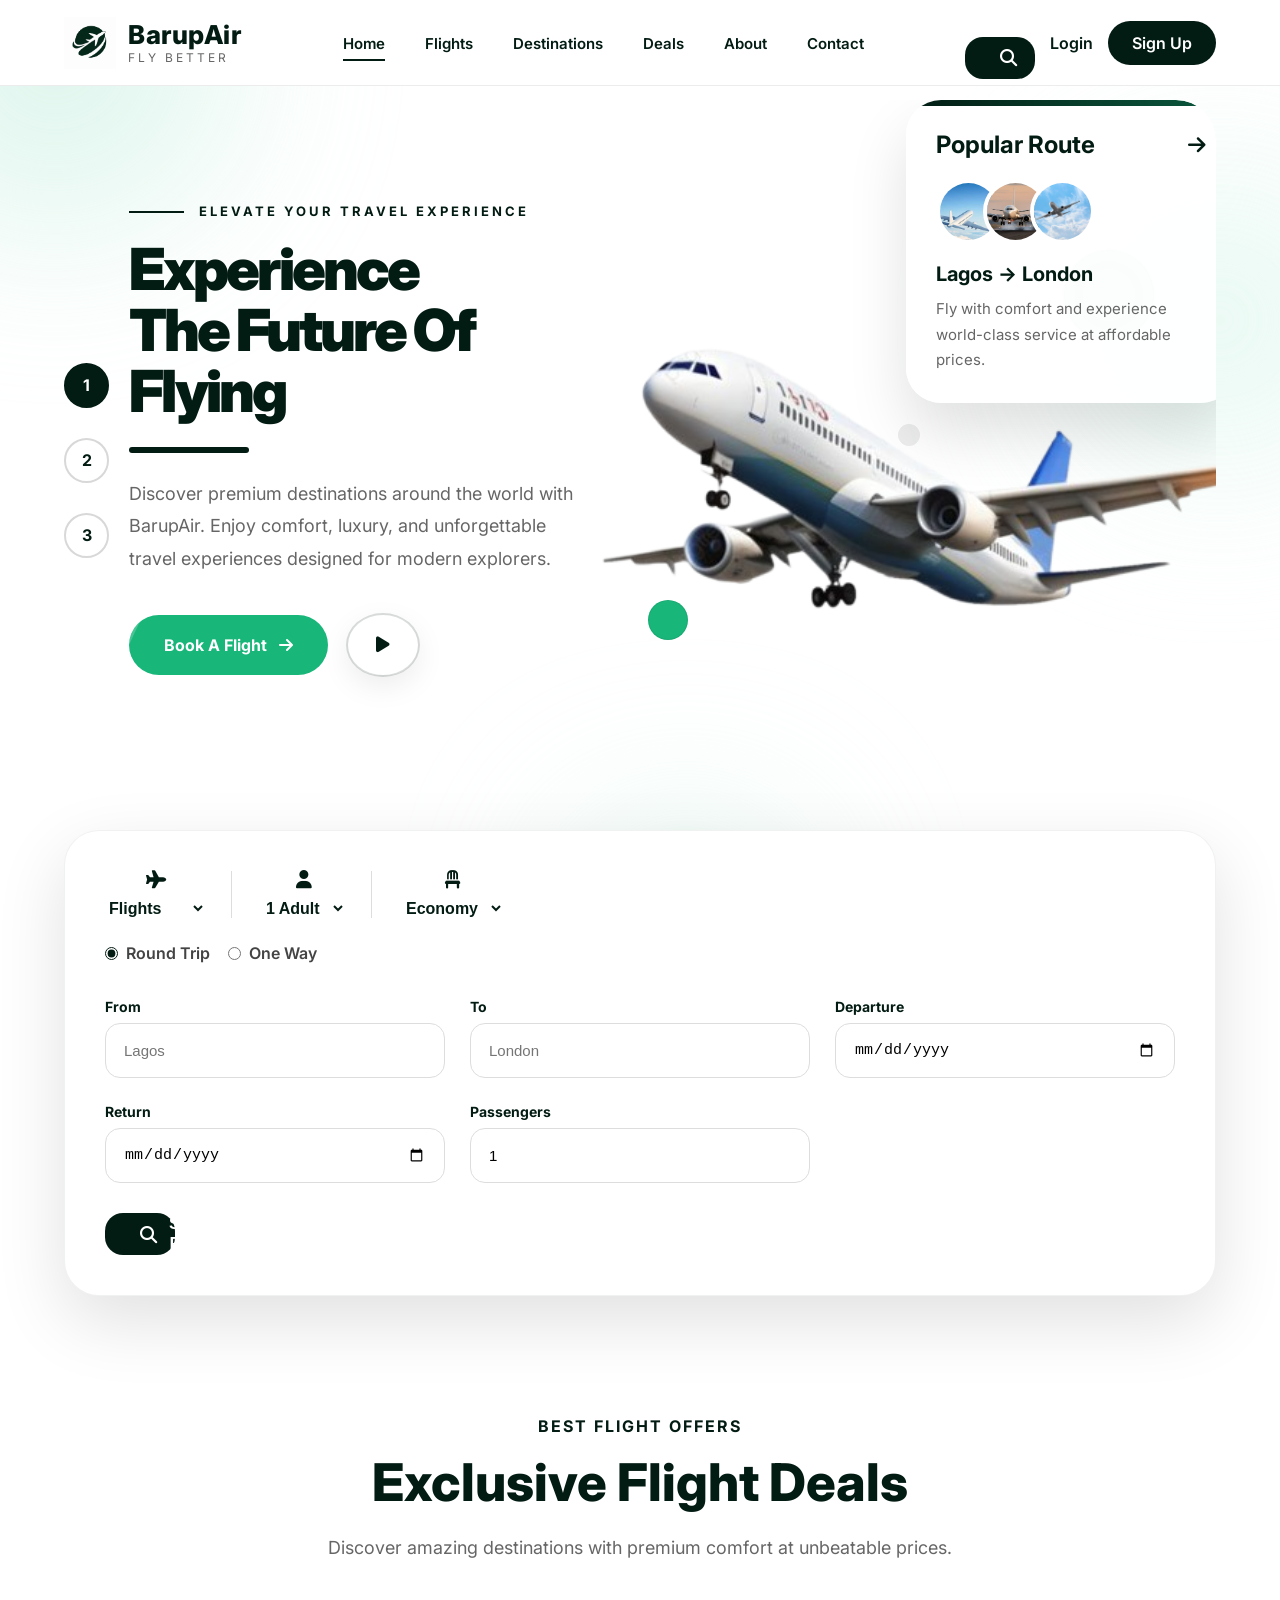
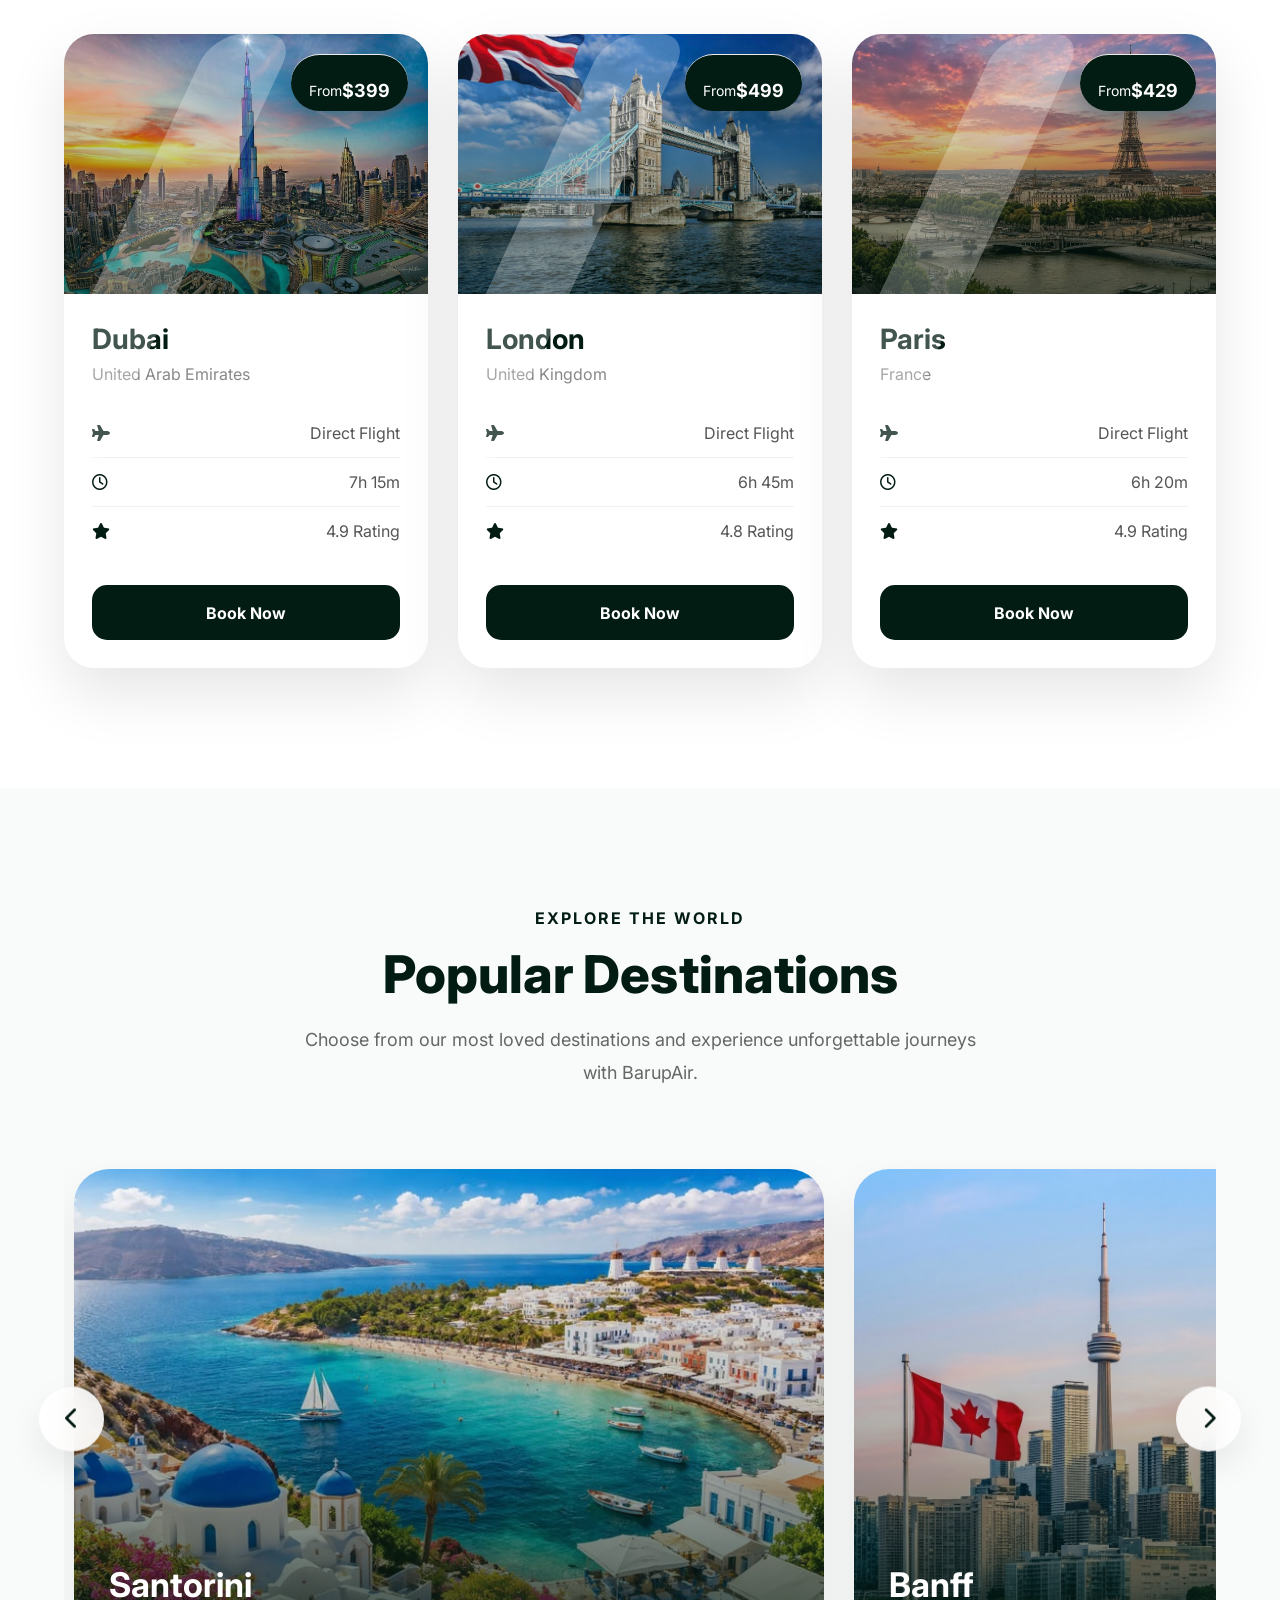
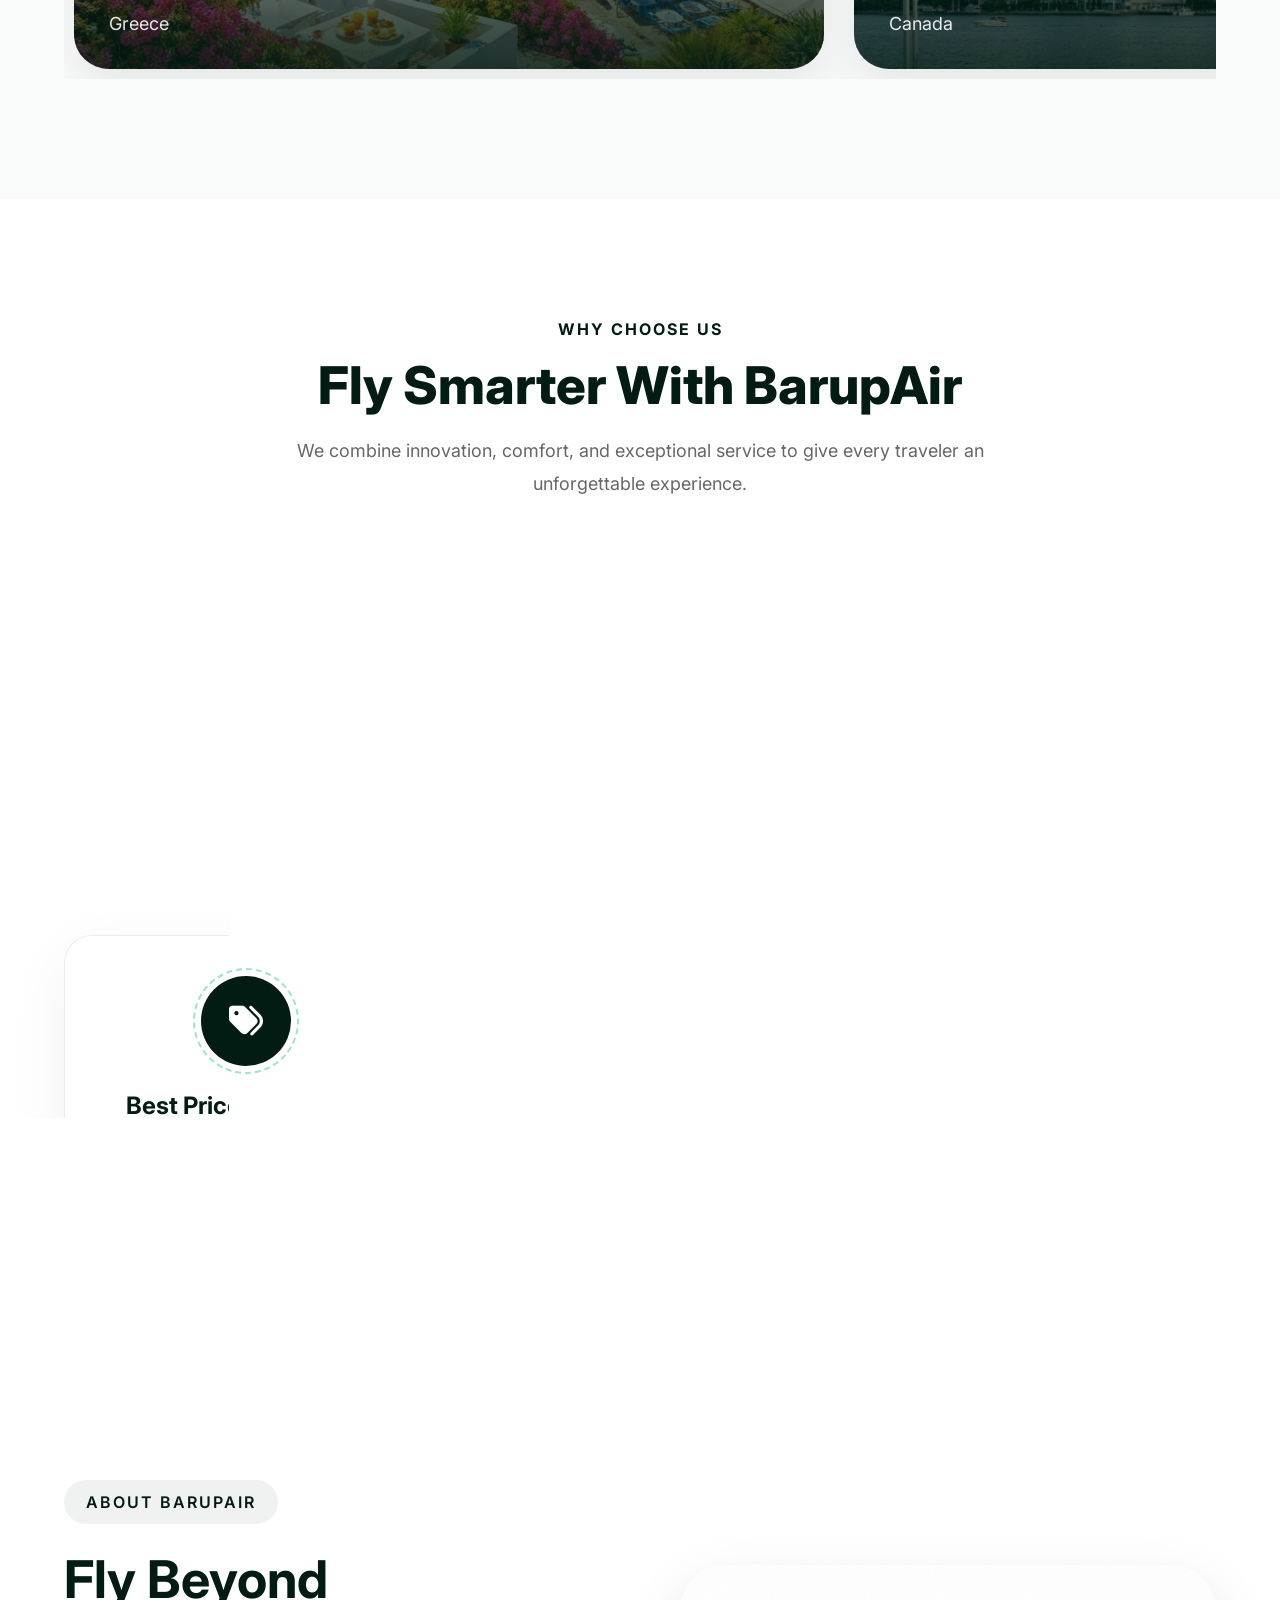
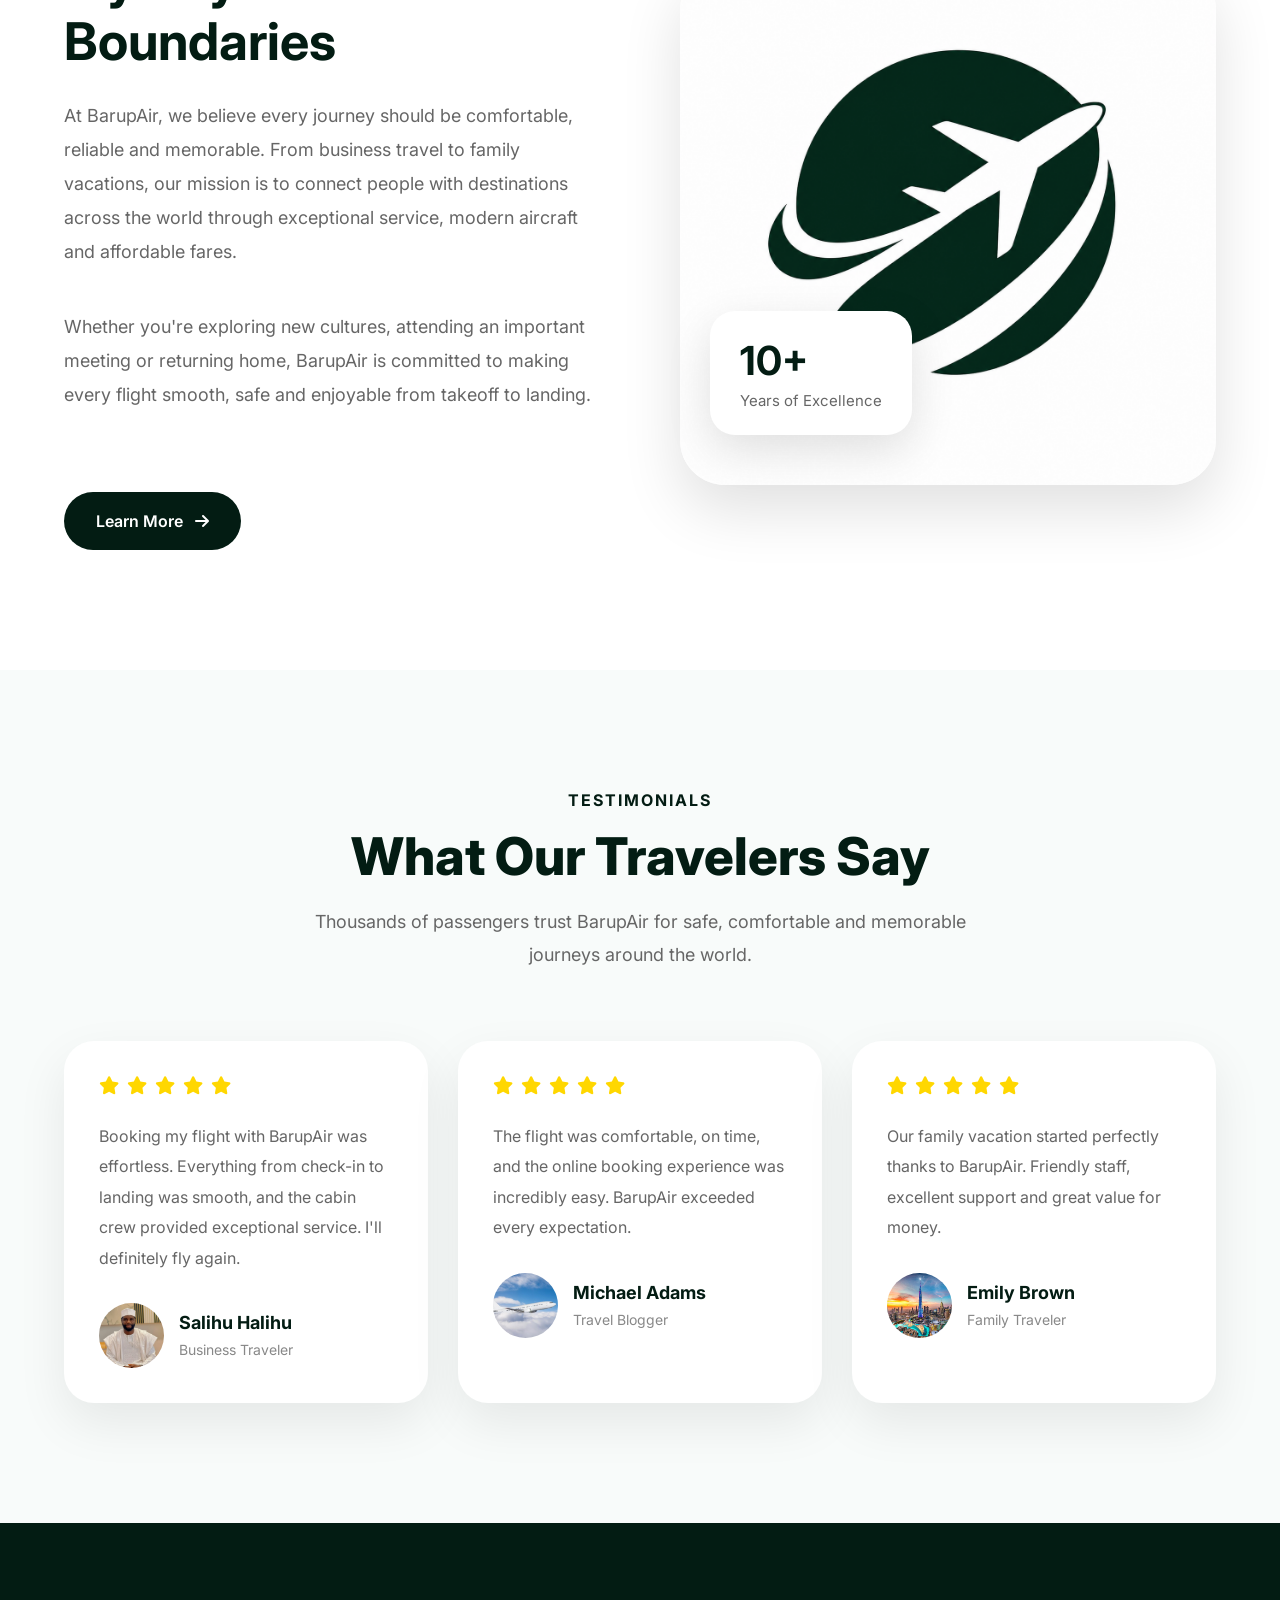
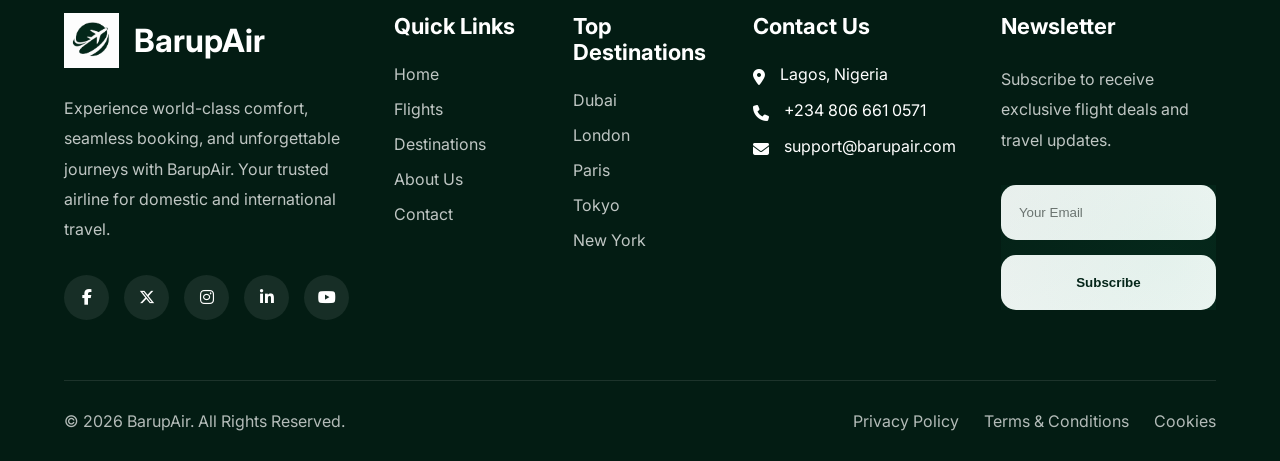
<file: index.html>
<!DOCTYPE html>
<html lang="en">

<head>

<meta charset="UTF-8">
<meta name="viewport" content="width=device-width, initial-scale=1.0">

<title>BarupAir | Fly Beyond Borders</title>

<link rel="icon" href="images/logo.png">

<link rel="preconnect" href="https://fonts.googleapis.com">
<link rel="preconnect" href="https://fonts.gstatic.com" crossorigin>

<link href="https://fonts.googleapis.com/css2?family=Inter:wght@300;400;500;600;700;800;900&display=swap" rel="stylesheet">

<link rel="stylesheet"
href="https://cdnjs.cloudflare.com/ajax/libs/font-awesome/6.7.2/css/all.min.css">

<link rel="stylesheet" href="css/style.css">
<link rel="stylesheet" href="css/responsive.css">

</head>

<body>


<!--==========================
        HEADER
===========================-->

<header class="header">

<div class="container">

<nav class="navbar">

<a href="#" class="logo">

    <img src="images/logo.png" alt="BarupAir Logo">

    <div class="logo-text">
        <h2>BarupAir</h2>
        <span>Fly Better</span>
    </div>

</a>


<ul class="nav-links">

<li><a href="./index.html" class="active">Home</a></li>

<li><a href="./flights.html">Flights</a></li>

<li><a href="./destinations.html">Destinations</a></li>

<li><a href="./deals.html">Deals</a></li>

<li><a href="./about.html">About</a></li>

<li><a href="./contact.html">Contact</a></li>

</ul>


<div class="nav-right">

<button class="search-btn">
<i class="fas fa-search"></i>
</button>

<a href="./login.html" class="login-btn">
Login
</a>

<a href="./signup.html" class="signup-btn">
Sign Up
</a>

</div>


<div class="menu-btn">

    <i class="fas fa-bars"></i>

</div>

</nav>

</div>

</header>


<!--======================================
            HERO SECTION
=======================================-->

<section class="hero">

    <div class="container">

        <div class="hero-wrapper">

            <!-- Left Content -->

            <div class="hero-content">

                <div class="hero-indicator">

                    <span class="active">1</span>
                    <span>2</span>
                    <span>3</span>

                </div>

                <div class="hero-text">

                    <span class="hero-subtitle">
                        ELEVATE YOUR TRAVEL EXPERIENCE
                    </span>

                    <h1>
                        Experience <br>
                        The Future Of <br>
                        Flying
                    </h1>

                    <p>

                        Discover premium destinations around the world with
                        BarupAir. Enjoy comfort, luxury, and unforgettable
                        travel experiences designed for modern explorers.

                    </p>

                    <div class="hero-buttons">

                        <a href="#" class="btn-primary">

                            Book A Flight

                            <i class="fa-solid fa-arrow-right"></i>

                        </a>

                        <a href="#" class="btn-play">

                            <i class="fa-solid fa-play"></i>

                        </a>

                    </div>

                </div>

            </div>

            <!-- Right Image -->

            <div class="hero-image">


                <!-- Plane Image -->

              

                <!-- Floating Card -->

                <div class="hero-card">

                    <div class="card-header">

                        <h3>Popular Route</h3>

                        <i class="fa-solid fa-arrow-right"></i>

                    </div>

                    <div class="card-images">

                        <img src="images/cloud1.jpg" alt="">
                        <img src="images/cloud2.jpg" alt="">
                        <img src="images/cloud3.jpg" alt="">

                    </div>

                    <div class="card-content">

                        <h4>Lagos → London</h4>

                        <p>

                            Fly with comfort and experience world-class
                            service at affordable prices.

                        </p>

                    </div>

                </div>

                <!-- Decorative Circles -->

                <div class="circle circle-1"></div>

                <div class="circle circle-2"></div>

                <div class="circle circle-3"></div>

            </div>

        </div>

    </div>

    <!-- Floating Background Shapes -->

    <div class="shape shape-1"></div>

    <div class="shape shape-2"></div>

    <div class="shape shape-3"></div>

</section>








<!--======================================
        FLIGHT SEARCH
=======================================-->

<section class="flight-search">

    <div class="container">

        <div class="search-box">

            <!-- Top Filters -->

            <div class="search-top">

                <div class="search-item">

                    <i class="fa-solid fa-plane"></i>

                    <select>

                        <option>Flights</option>
                        <option>Business</option>
                        <option>Private Jet</option>

                    </select>

                </div>

                <div class="search-item">

                    <i class="fa-solid fa-user"></i>

                    <select>

                        <option>1 Adult</option>
                        <option>2 Adults</option>
                        <option>3 Adults</option>

                    </select>

                </div>

                <div class="search-item">

                    <i class="fa-solid fa-chair"></i>

                    <select>

                        <option>Economy</option>
                        <option>Business</option>
                        <option>First Class</option>

                    </select>

                </div>

            </div>

            <!-- Trip Type -->

            <div class="trip-type">

                <label>

                    <input type="radio"
                           name="trip"
                           checked>

                    Round Trip

                </label>

                <label>

                    <input type="radio"
                           name="trip">

                    One Way

                </label>

            </div>

            <!-- Form -->

            <div class="search-form">

                <div class="form-group">

                    <label>From</label>

                    <input
                        type="text"
                        placeholder="Lagos">

                </div>

                <div class="form-group">

                    <label>To</label>

                    <input
                        type="text"
                        placeholder="London">

                </div>

                <div class="form-group">

                    <label>Departure</label>

                    <input
                        type="date">

                </div>

                <div class="form-group">

                    <label>Return</label>

                    <input
                        type="date">

                </div>

                <div class="form-group">

                    <label>Passengers</label>

                    <input
                        type="number"
                        min="1"
                        value="1">

                </div>

            </div>

            <button class="search-btn">

                <i class="fa-solid fa-magnifying-glass"></i>

                Search Flights

            </button>

        </div>

    </div>

</section>





<!--======================================
        EXCLUSIVE DEALS
=======================================-->

<section class="deals">

    <div class="container">

        <div class="section-heading">

            <span>Best Flight Offers</span>

            <h2>Exclusive Flight Deals</h2>

            <p>

                Discover amazing destinations with premium comfort
                at unbeatable prices.

            </p>

        </div>

        <div class="deals-grid">

            <!-- Card 1 -->

            <div class="deal-card">

                <div class="deal-image">

                    <img src="images/Dubai.jpg" alt="Dubai">

                    <div class="deal-price">

                        From <strong>$399</strong>

                    </div>

                </div>

                <div class="deal-content">

                    <h3>Dubai</h3>

                    <span>United Arab Emirates</span>

                    <ul>

                        <li>
                            <i class="fa-solid fa-plane"></i>
                            Direct Flight
                        </li>

                        <li>
                            <i class="fa-regular fa-clock"></i>
                            7h 15m
                        </li>

                        <li>
                            <i class="fa-solid fa-star"></i>
                            4.9 Rating
                        </li>

                    </ul>

                    <a href="#" class="deal-btn">

                        Book Now

                    </a>

                </div>

            </div>

            <!-- Card 2 -->

            <div class="deal-card">

                <div class="deal-image">

                    <img src="images/london.jpg" alt="London">

                    <div class="deal-price">

                        From <strong>$499</strong>

                    </div>

                </div>

                <div class="deal-content">

                    <h3>London</h3>

                    <span>United Kingdom</span>

                    <ul>

                        <li><i class="fa-solid fa-plane"></i> Direct Flight</li>

                        <li><i class="fa-regular fa-clock"></i> 6h 45m</li>

                        <li><i class="fa-solid fa-star"></i> 4.8 Rating</li>

                    </ul>

                    <a href="#" class="deal-btn">

                        Book Now

                    </a>

                </div>

            </div>

            <!-- Card 3 -->

            <div class="deal-card">

                <div class="deal-image">

                    <img src="images/paris.jpg" alt="Paris">

                    <div class="deal-price">

                        From <strong>$429</strong>

                    </div>

                </div>

                <div class="deal-content">

                    <h3>Paris</h3>

                    <span>France</span>

                    <ul>

                        <li><i class="fa-solid fa-plane"></i> Direct Flight</li>

                        <li><i class="fa-regular fa-clock"></i> 6h 20m</li>

                        <li><i class="fa-solid fa-star"></i> 4.9 Rating</li>

                    </ul>

                    <a href="#" class="deal-btn">

                        Book Now

                    </a>

                </div>

            </div>

        </div>

    </div>

</section>



<!--======================================
        POPULAR DESTINATIONS
=======================================-->

<section class="destinations">

    <div class="container">

        <div class="section-heading">

            <span>Explore The World</span>

            <h2>Popular Destinations</h2>

            <p>

                Choose from our most loved destinations and
                experience unforgettable journeys with BarupAir.

            </p>

        </div>

        <div class="destination-wrapper">

            <button class="destination-btn prev">

                <i class="fas fa-chevron-left"></i>

            </button>

            <div class="destination-slider">

                <!-- Destination -->

                <div class="destination-card">

                    <img src="images/greece.jpg" alt="">

                    <div class="destination-overlay">

                        <h3>Santorini</h3>

                        <span>Greece</span>

                    </div>

                </div>

                <!-- Destination -->

                <div class="destination-card">

                    <img src="images/Canada.jpg" alt="">

                    <div class="destination-overlay">

                        <h3>Banff</h3>

                        <span>Canada</span>

                    </div>

                </div>

                <!-- Destination -->

                <div class="destination-card">

                    <img src="images/Japan.jpg" alt="">

                    <div class="destination-overlay">

                        <h3>Kyoto</h3>

                        <span>Japan</span>

                    </div>

                </div>

                <!-- Destination -->

                <div class="destination-card">

                    <img src="images/India.jpg" alt="">

                    <div class="destination-overlay">

                        <h3>Taj Mahal</h3>

                        <span>India</span>

                    </div>

                </div>

                <!-- Destination -->

                <div class="destination-card">

                    <img src="images/Brazil.jpg" alt="">

                    <div class="destination-overlay">

                        <h3>Rio</h3>

                        <span>Brazil</span>

                    </div>

                </div>

                <!-- Destination -->

                <div class="destination-card">

                    <img src="images/Maldives.jpg" alt="">

                    <div class="destination-overlay">

                        <h3>Maldives</h3>

                        <span>Maldives</span>

                    </div>

                </div>

            </div>

            <button class="destination-btn next">

                <i class="fas fa-chevron-right"></i>

            </button>

        </div>

    </div>

</section>











<!--======================================
        WHY CHOOSE US
=======================================-->

<section class="why-us">

    <div class="container">

        <div class="section-heading">

            <span>WHY CHOOSE US</span>

            <h2>Fly Smarter With BarupAir</h2>

            <p>

                We combine innovation, comfort, and exceptional service
                to give every traveler an unforgettable experience.

            </p>

        </div>

        <div class="why-grid">

            <!-- Card -->

            <div class="why-card">

                <div class="why-icon">

                    <i class="fas fa-shield-alt"></i>

                </div>

                <h3>Safe Journey</h3>

                <p>

                    Your safety is our highest priority with modern aircraft,
                    experienced crews and world-class safety standards.

                </p>

            </div>

            <!-- Card -->

            <div class="why-card">

                <div class="why-icon">

                    <i class="fas fa-globe"></i>

                </div>

                <h3>Worldwide Destinations</h3>

                <p>

                    Explore hundreds of exciting destinations across every
                    continent with flexible flight schedules.

                </p>

            </div>

            <!-- Card -->

            <div class="why-card">

                <div class="why-icon">

                    <i class="fas fa-headset"></i>

                </div>

                <h3>24/7 Support</h3>

                <p>

                    Our support team is available day and night to assist
                    you before, during and after your trip.

                </p>

            </div>

            <!-- Card -->

            <div class="why-card">

                <div class="why-icon">

                    <i class="fas fa-tags"></i>

                </div>

                <h3>Best Price Guarantee</h3>

                <p>

                    Enjoy competitive fares with premium comfort and no
                    hidden booking fees.

                </p>

            </div>

        </div>

    </div>

</section>







<!--======================================
            ABOUT US
=======================================-->

<section class="about">

    <div class="container">

        <div class="about-wrapper">

            <!-- Left -->

            <div class="about-content">

                <span class="section-tag">
                    About BarupAir
                </span>

                <h2>
                    Fly Beyond Boundaries
                </h2>

                <p>

                    At BarupAir, we believe every journey should be
                    comfortable, reliable and memorable. From business
                    travel to family vacations, our mission is to connect
                    people with destinations across the world through
                    exceptional service, modern aircraft and affordable
                    fares.

                </p>

                <p>

                    Whether you're exploring new cultures, attending an
                    important meeting or returning home, BarupAir is
                    committed to making every flight smooth, safe and
                    enjoyable from takeoff to landing.

                </p>

                <a href="#" class="about-btn">

                    Learn More

                    <i class="fas fa-arrow-right"></i>

                </a>

            </div>

            <!-- Right -->

            <div class="about-image">

                <img src="images/logo.png" alt="About BarupAir">

                <div class="experience-box">

                    <h3>10+</h3>

                    <span>Years of Excellence</span>

                </div>

            </div>

        </div>

    </div>

</section>





<!--======================================
        TESTIMONIALS
=======================================-->

<section class="testimonials">

    <div class="container">

        <div class="section-heading">

            <span>Testimonials</span>

            <h2>What Our Travelers Say</h2>

            <p>
                Thousands of passengers trust BarupAir for safe,
                comfortable and memorable journeys around the world.
            </p>

        </div>

        <div class="testimonial-grid">

            <!-- Card 1 -->

            <div class="testimonial-card">

                <div class="stars">

                    <i class="fas fa-star"></i>
                    <i class="fas fa-star"></i>
                    <i class="fas fa-star"></i>
                    <i class="fas fa-star"></i>
                    <i class="fas fa-star"></i>

                </div>

                <p>

                    Booking my flight with BarupAir was effortless.
                    Everything from check-in to landing was smooth,
                    and the cabin crew provided exceptional service.
                    I'll definitely fly again.

                </p>

                <div class="client">

                    <img src="images/salihu.jpeg" alt="">

                    <div>

                        <h4>Salihu Halihu</h4>

                        <span>Business Traveler</span>

                    </div>

                </div>

            </div>

            <!-- Card 2 -->

            <div class="testimonial-card">

                <div class="stars">

                    <i class="fas fa-star"></i>
                    <i class="fas fa-star"></i>
                    <i class="fas fa-star"></i>
                    <i class="fas fa-star"></i>
                    <i class="fas fa-star"></i>

                </div>

                <p>

                    The flight was comfortable, on time, and the online
                    booking experience was incredibly easy.
                    BarupAir exceeded every expectation.

                </p>

                <div class="client">

                    <img src="images/plane.jpg" alt="">

                    <div>

                        <h4>Michael Adams</h4>

                        <span>Travel Blogger</span>

                    </div>

                </div>

            </div>

            <!-- Card 3 -->

            <div class="testimonial-card">

                <div class="stars">

                    <i class="fas fa-star"></i>
                    <i class="fas fa-star"></i>
                    <i class="fas fa-star"></i>
                    <i class="fas fa-star"></i>
                    <i class="fas fa-star"></i>

                </div>

                <p>

                    Our family vacation started perfectly thanks to
                    BarupAir. Friendly staff, excellent support and
                    great value for money.

                </p>

                <div class="client">

                    <img src="images/Dubai.jpg" alt="">

                    <div>

                        <h4>Emily Brown</h4>

                        <span>Family Traveler</span>

                    </div>

                </div>

            </div>

        </div>

    </div>

</section>


<!--======================================
            FOOTER
=======================================-->

<footer class="footer">

    <div class="container">

        <div class="footer-top">

            <!-- Logo -->

            <div class="footer-col">

                <a href="#" class="footer-logo">

                    <img src="images/logo.png" alt="BarupAir">

                    <span>BarupAir</span>

                </a>

                <p>

                    Experience world-class comfort, seamless booking,
                    and unforgettable journeys with BarupAir.
                    Your trusted airline for domestic and international travel.

                </p>

                <div class="footer-social">

                    <a href="#"><i class="fab fa-facebook-f"></i></a>

                    <a href="#"><i class="fab fa-x-twitter"></i></a>

                    <a href="#"><i class="fab fa-instagram"></i></a>

                    <a href="#"><i class="fab fa-linkedin-in"></i></a>

                    <a href="#"><i class="fab fa-youtube"></i></a>

                </div>

            </div>

            <!-- Links -->

            <div class="footer-col">

                <h3>Quick Links</h3>

                <ul>

                    <li><a href="#">Home</a></li>

                    <li><a href="#">Flights</a></li>

                    <li><a href="#">Destinations</a></li>

                    <li><a href="#">About Us</a></li>

                    <li><a href="#">Contact</a></li>

                </ul>

            </div>

            <!-- Destination -->

            <div class="footer-col">

                <h3>Top Destinations</h3>

                <ul>

                    <li><a href="#">Dubai</a></li>

                    <li><a href="#">London</a></li>

                    <li><a href="#">Paris</a></li>

                    <li><a href="#">Tokyo</a></li>

                    <li><a href="#">New York</a></li>

                </ul>

            </div>

            <!-- Contact -->

            <div class="footer-col">

                <h3>Contact Us</h3>

                <ul class="contact-info">

                    <li>

                        <i class="fas fa-map-marker-alt"></i>

                        Lagos, Nigeria

                    </li>

                    <li>

                        <i class="fas fa-phone"></i>

                        +234 806 661 0571

                    </li>

                    <li>

                        <i class="fas fa-envelope"></i>

                        support@barupair.com

                    </li>

                </ul>

            </div>

            <!-- Newsletter -->

            <div class="footer-col">

                <h3>Newsletter</h3>

                <p>

                    Subscribe to receive exclusive flight deals
                    and travel updates.

                </p>

                <form class="newsletter">

                    <input
                    type="email"
                    placeholder="Your Email">

                    <button type="submit">

                        Subscribe

                    </button>

                </form>

            </div>

        </div>

        <div class="footer-bottom">

            <p>

                © 2026 BarupAir. All Rights Reserved.

            </p>

            <div class="footer-links">

                <a href="#">Privacy Policy</a>

                <a href="#">Terms & Conditions</a>

                <a href="#">Cookies</a>

            </div>

        </div>

    </div>

</footer>

<script src="js/script.js"></script>
</body>
</file>
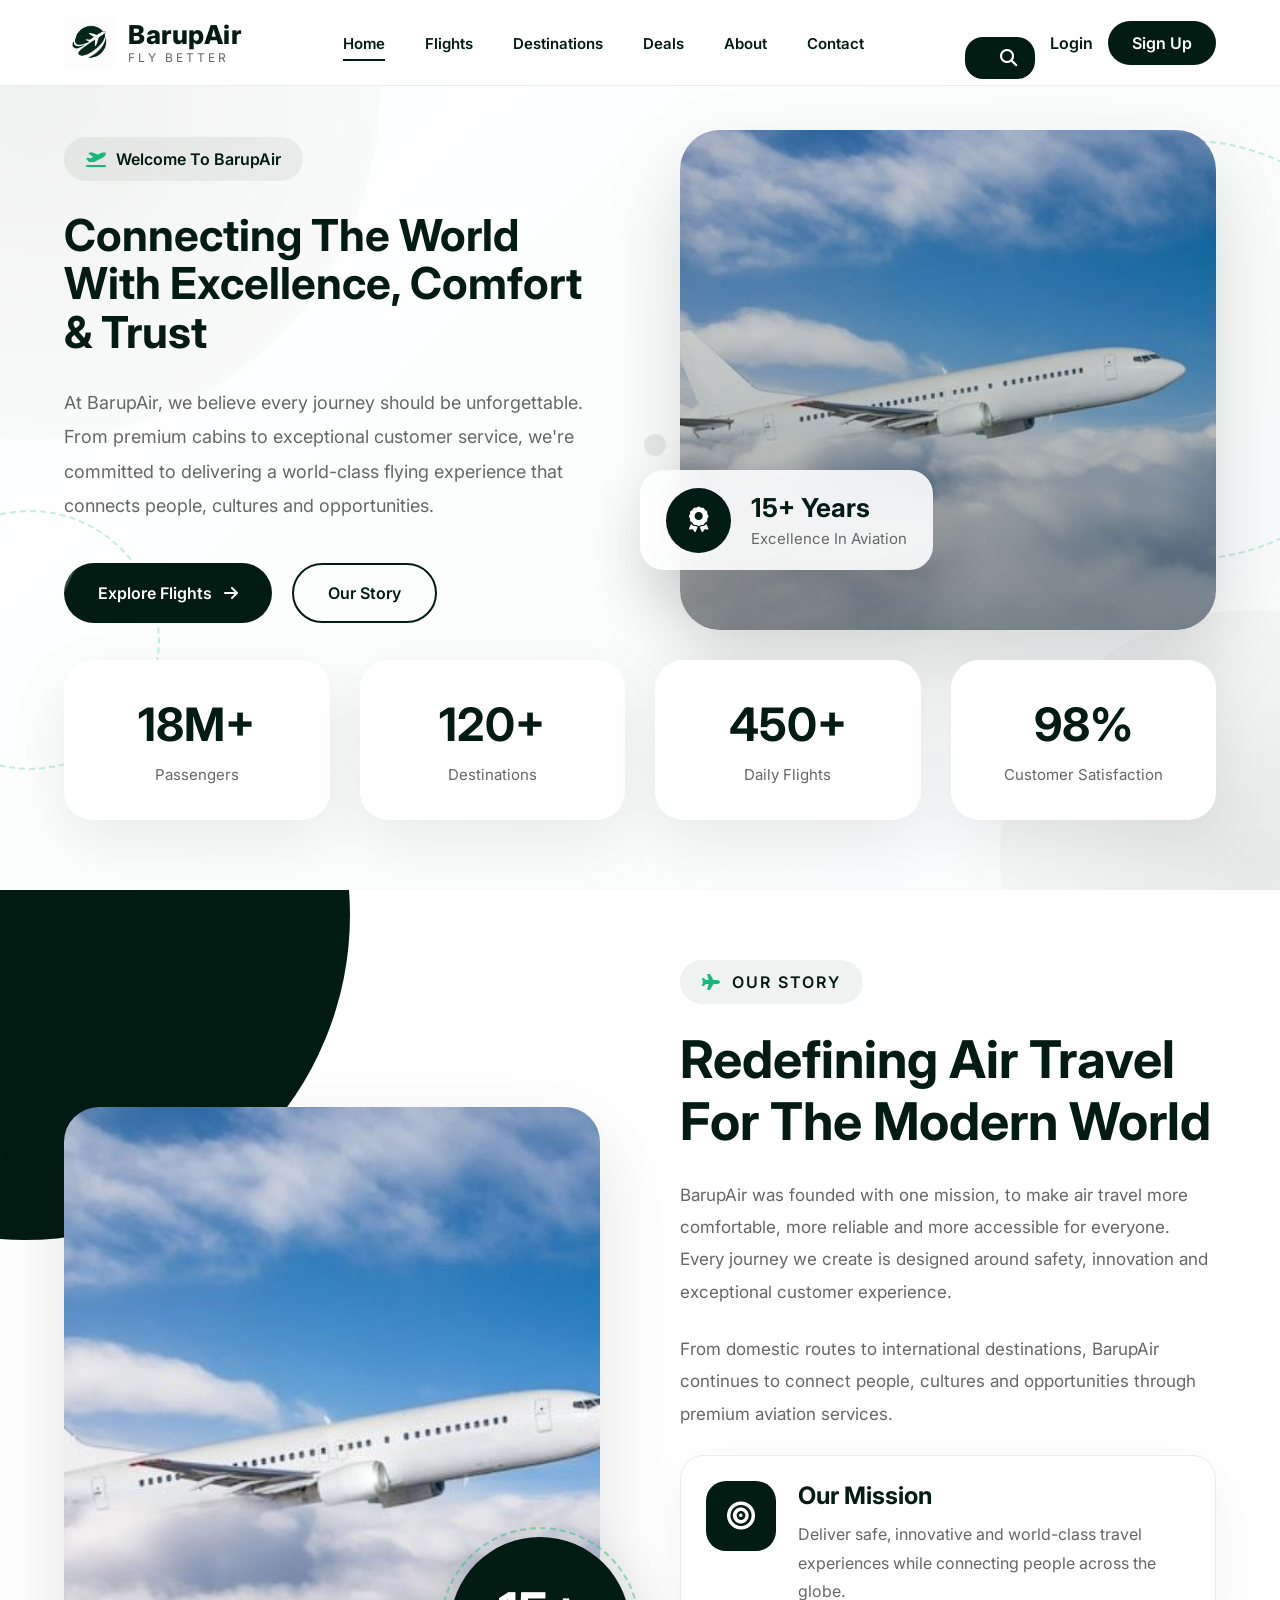
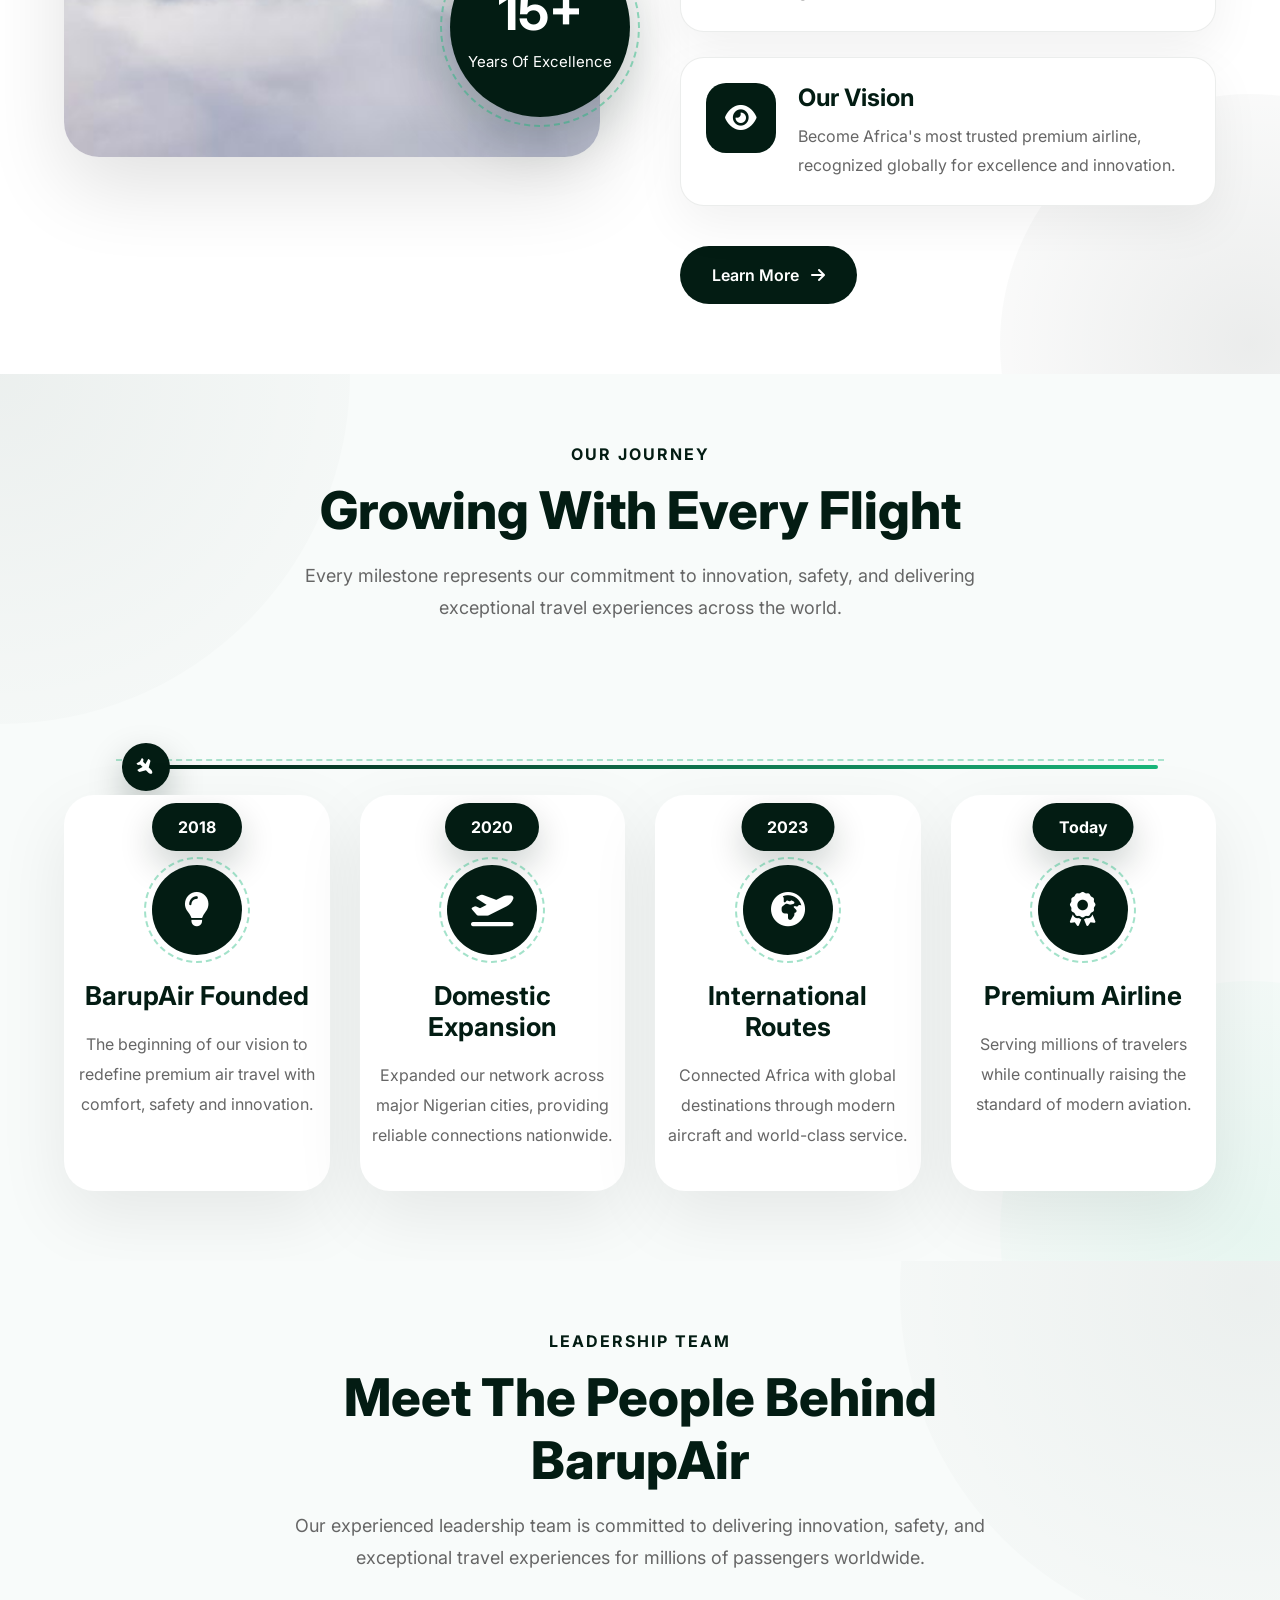
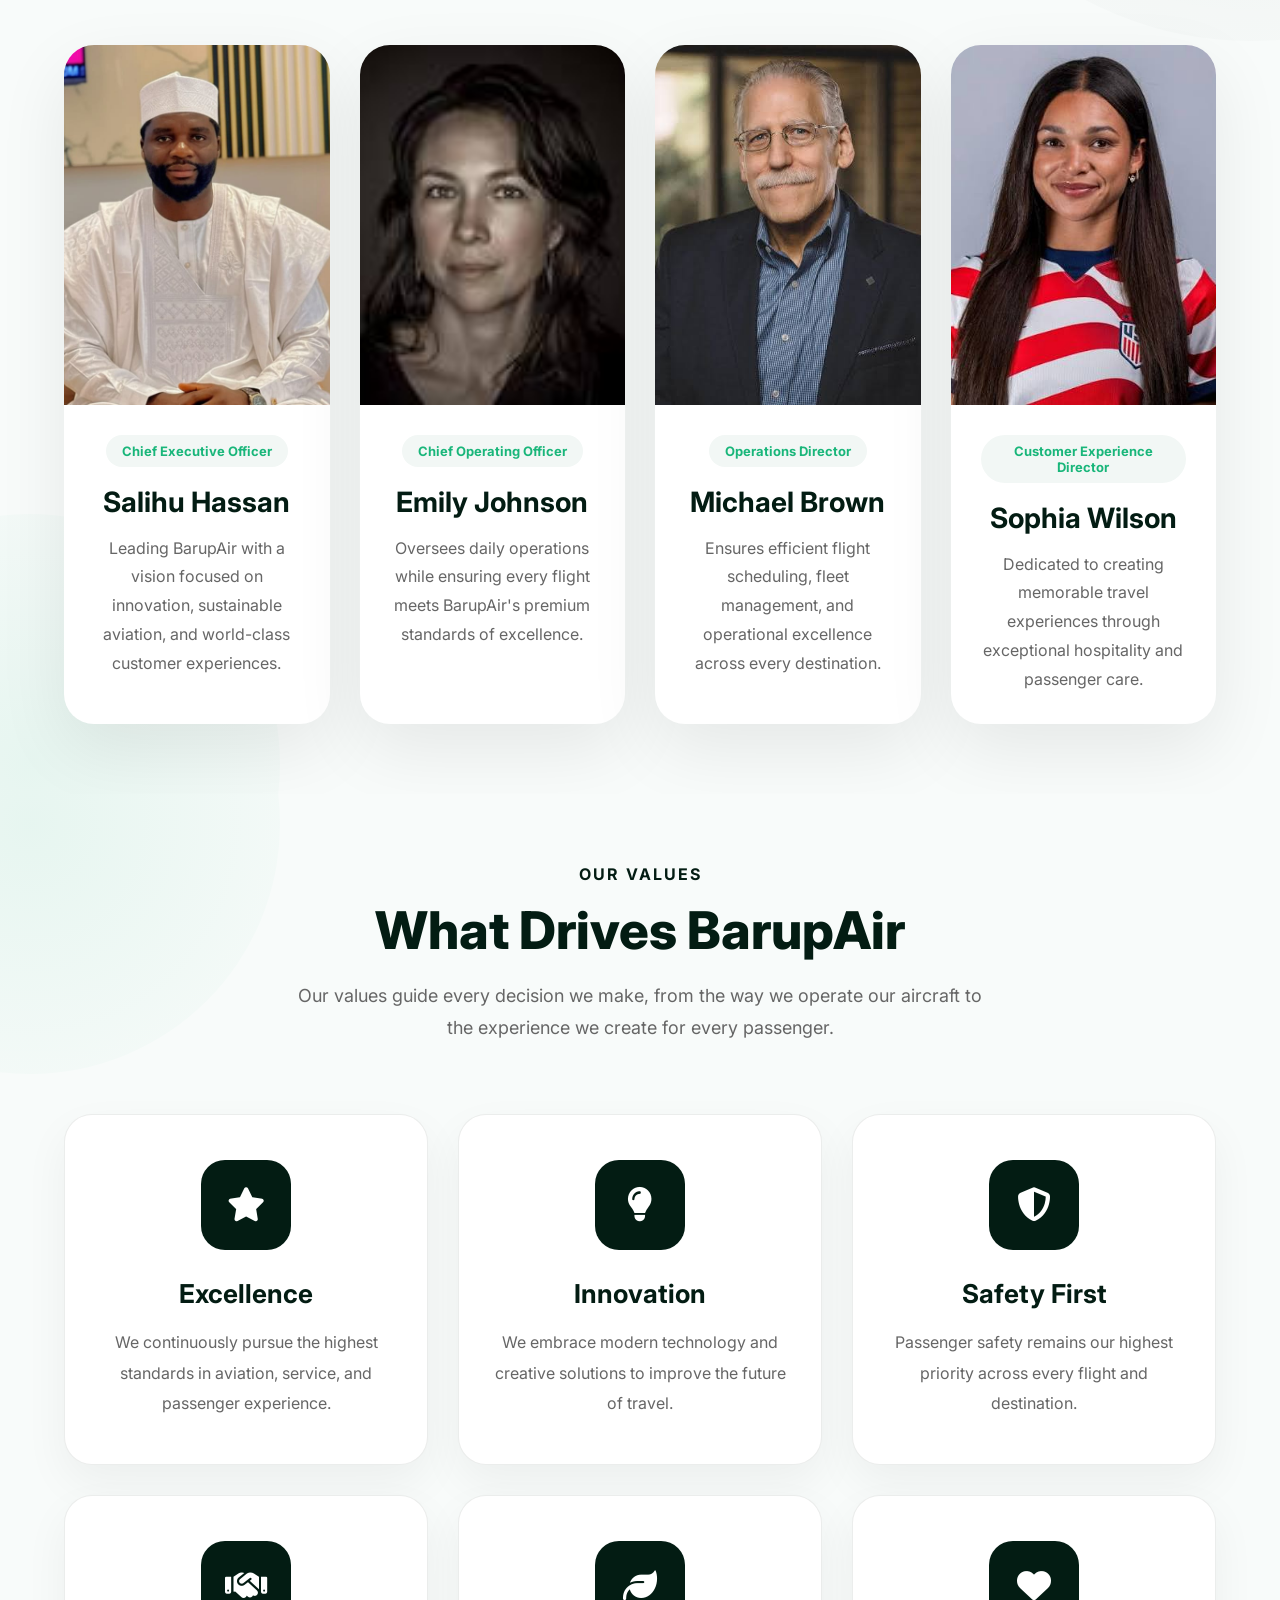
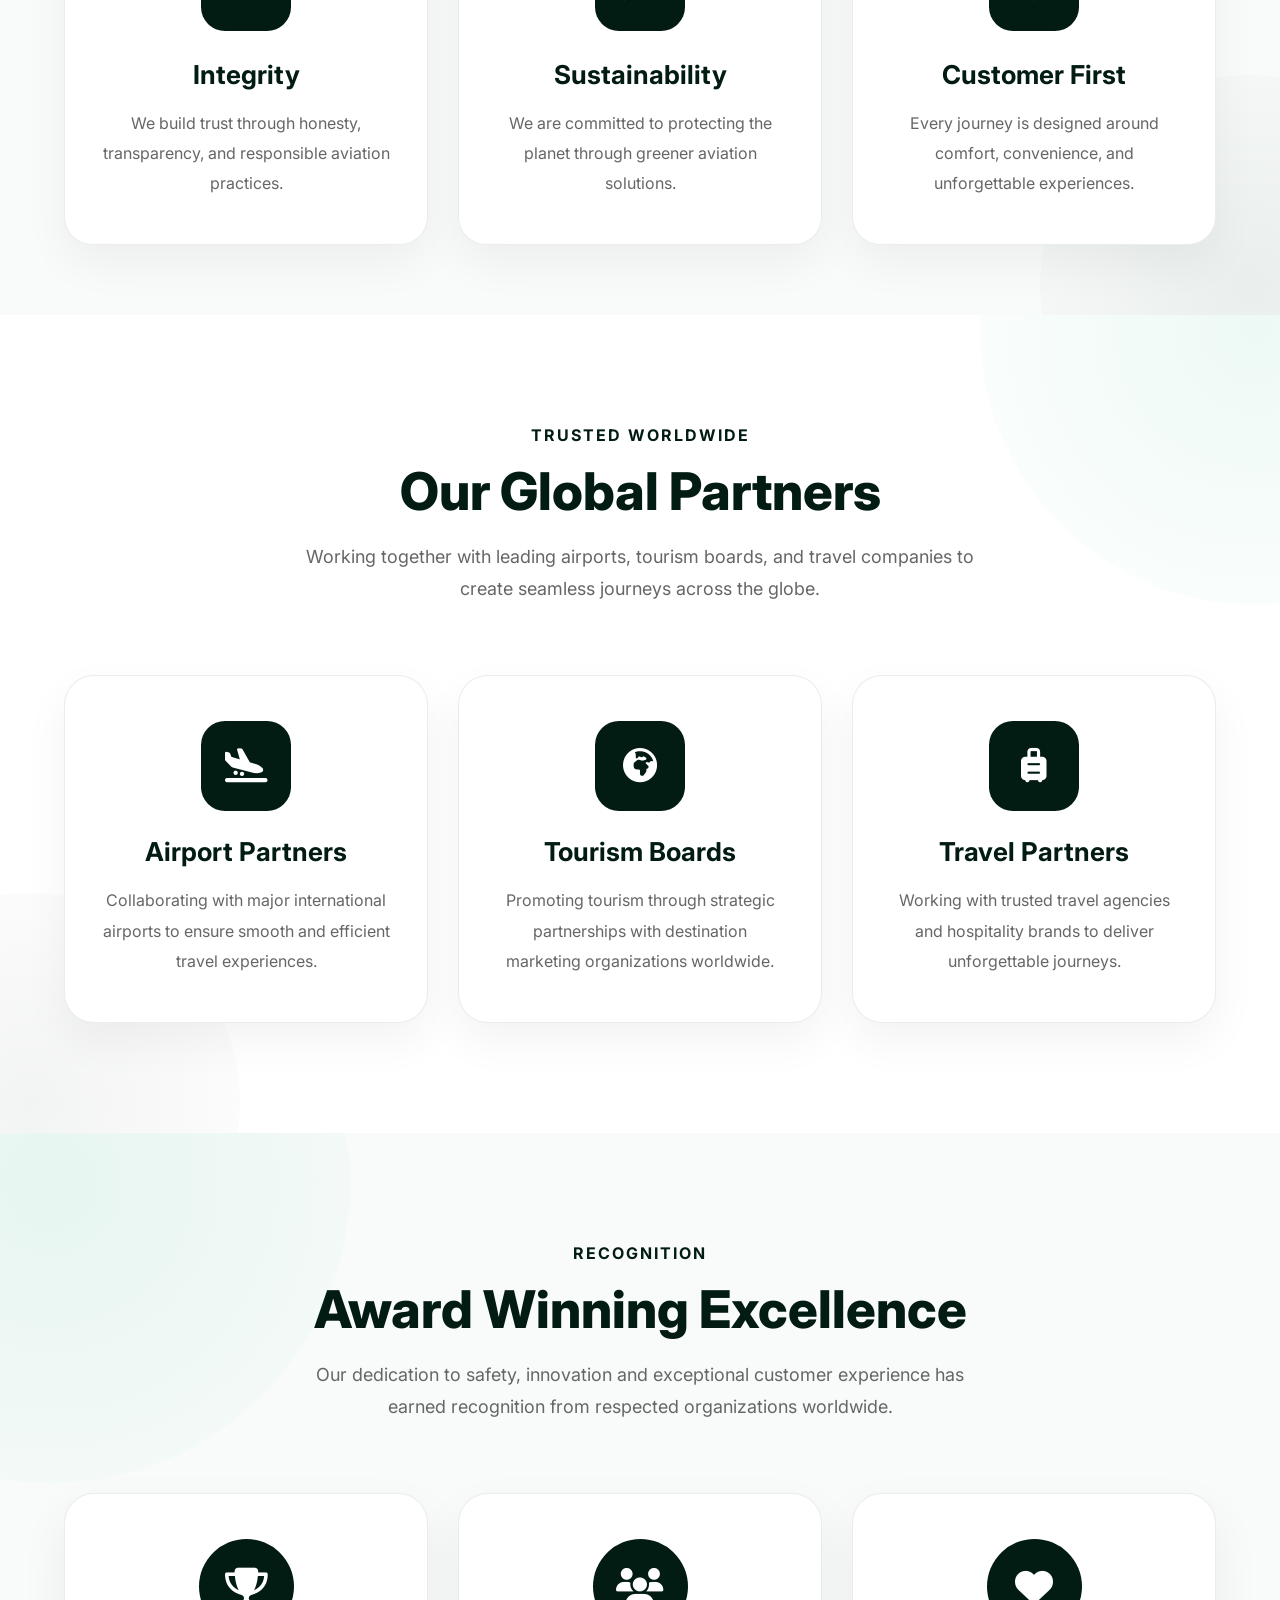
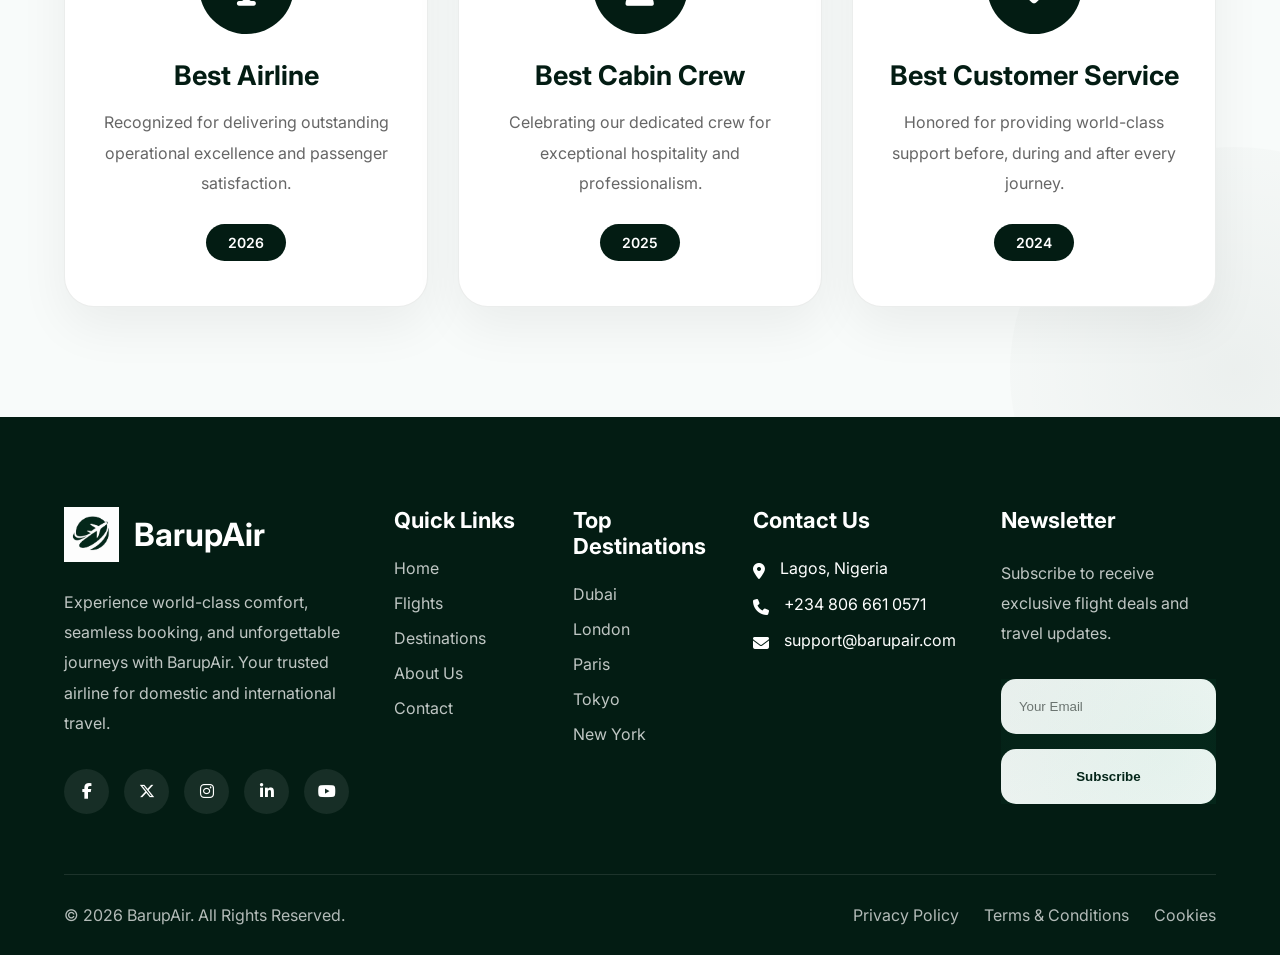
<file: about.html>
<!DOCTYPE html>
<html lang="en">

<head>

<meta charset="UTF-8">
<meta name="viewport" content="width=device-width, initial-scale=1.0">

<title>BarupAir | Fly Beyond Borders</title>

<link rel="icon" href="images/logo.png">

<link rel="preconnect" href="https://fonts.googleapis.com">
<link rel="preconnect" href="https://fonts.gstatic.com" crossorigin>

<link href="https://fonts.googleapis.com/css2?family=Inter:wght@300;400;500;600;700;800;900&display=swap" rel="stylesheet">

<link rel="stylesheet"
href="https://cdnjs.cloudflare.com/ajax/libs/font-awesome/6.7.2/css/all.min.css">

<link rel="stylesheet" href="css/style.css">
<link rel="stylesheet" href="css/responsive.css">

</head>

<body>


<!--==========================
        HEADER
===========================-->

<header class="header">

<div class="container">

<nav class="navbar">

<a href="#" class="logo">

    <img src="images/logo.png" alt="BarupAir Logo">

    <div class="logo-text">
        <h2>BarupAir</h2>
        <span>Fly Better</span>
    </div>

</a>


<ul class="nav-links">

<li><a href="./index.html" class="active">Home</a></li>

<li><a href="./flights.html">Flights</a></li>

<li><a href="./destinations.html">Destinations</a></li>

<li><a href="./deals.html">Deals</a></li>

<li><a href="./about.html">About</a></li>

<li><a href="./contact.html">Contact</a></li>

</ul>


<div class="nav-right">

<button class="search-btn">
<i class="fas fa-search"></i>
</button>

<a href="./login.html" class="login-btn">
Login
</a>

<a href="./signup.html" class="signup-btn">
Sign Up
</a>

</div>


<div class="menu-btn">

    <i class="fas fa-bars"></i>

</div>

</nav>

</div>

</header>









<!--======================================
            ABOUT HERO
=======================================-->

<section class="about-hero">

    <div class="container">

        <div class="about-hero-wrapper">

            <!-- Left Content -->

            <div class="about-content">

                <span class="hero-badge">

                    <i class="fas fa-plane-departure"></i>

                    Welcome To BarupAir

                </span>

                <h1>

                    Connecting The World
                    With Excellence,
                    Comfort & Trust

                </h1>

                <p>

                    At BarupAir, we believe every journey should be
                    unforgettable. From premium cabins to exceptional
                    customer service, we're committed to delivering
                    a world-class flying experience that connects
                    people, cultures and opportunities.

                </p>

                <div class="about-buttons">

                    <a href="#" class="btn-primary">

                        Explore Flights

                        <i class="fas fa-arrow-right"></i>

                    </a>

                    <a href="#" class="btn-outline">

                        Our Story

                    </a>

                </div>

            </div>

            <!-- Right Content -->

            <div class="about-image">

                <div class="about-plane">

                    <!-- Your airplane image will be added as a CSS background -->

                </div>

                <!-- Floating Card -->

                <div class="experience-card">

                    <i class="fas fa-award"></i>

                    <div>

                        <h3>15+ Years</h3>

                        <p>Excellence In Aviation</p>

                    </div>

                </div>

            </div>

        </div>

        <!-- Statistics -->

        <div class="about-stats">

            <div class="stat-box">

                <h2>18M+</h2>

                <span>Passengers</span>

            </div>

            <div class="stat-box">

                <h2>120+</h2>

                <span>Destinations</span>

            </div>

            <div class="stat-box">

                <h2>450+</h2>

                <span>Daily Flights</span>

            </div>

            <div class="stat-box">

                <h2>98%</h2>

                <span>Customer Satisfaction</span>

            </div>

        </div>

    </div>

    <!-- Decorative Elements -->

    <div class="hero-circle circle-1"></div>
    <div class="hero-circle circle-2"></div>
    <div class="hero-circle circle-3"></div>

    <div class="hero-line line-1"></div>
    <div class="hero-line line-2"></div>

</section>









<!--======================================
            ABOUT COMPANY
=======================================-->

<section class="about-company">

    <div class="container">

        <div class="about-company-wrapper">

            <!-- Left Side -->

            <div class="company-image">

                <div class="main-image">

                    <img src="images/plane.jpg" alt="BarupAir">

                </div>

                <div class="experience-badge">

                    <h2>15+</h2>

                    <span>Years Of Excellence</span>

                </div>

            </div>

            <!-- Right Side -->

            <div class="company-content">

                <span class="section-tag">

                    <i class="fas fa-plane"></i>

                    Our Story

                </span>

                <h2>

                    Redefining Air Travel
                    For The Modern World

                </h2>

                <p>

                    BarupAir was founded with one mission,  to make air travel
                    more comfortable, more reliable and more accessible for
                    everyone. Every journey we create is designed around safety,
                    innovation and exceptional customer experience.

                </p>

                <p>

                    From domestic routes to international destinations,
                    BarupAir continues to connect people, cultures and
                    opportunities through premium aviation services.

                </p>

                <!-- Mission -->

                <div class="mission-card">

                    <div class="mission-icon">

                        <i class="fas fa-bullseye"></i>

                    </div>

                    <div>

                        <h3>Our Mission</h3>

                        <p>

                            Deliver safe, innovative and world-class travel
                            experiences while connecting people across the globe.

                        </p>

                    </div>

                </div>

                <!-- Vision -->

                <div class="mission-card">

                    <div class="mission-icon">

                        <i class="fas fa-eye"></i>

                    </div>

                    <div>

                        <h3>Our Vision</h3>

                        <p>

                            Become Africa's most trusted premium airline,
                            recognized globally for excellence and innovation.

                        </p>

                    </div>

                </div>

                <a href="#" class="about-btn">

                    Learn More

                    <i class="fas fa-arrow-right"></i>

                </a>

            </div>

        </div>

    </div>

</section>










<!--======================================
            OUR JOURNEY
=======================================-->

<section class="journey">

    <div class="container">

        <div class="section-heading">

            <span>Our Journey</span>

            <h2>Growing With Every Flight</h2>

            <p>

                Every milestone represents our commitment to innovation,
                safety, and delivering exceptional travel experiences
                across the world.

            </p>

        </div>

        <div class="journey-wrapper">

            <!-- Flight Path -->

            <div class="journey-line">

                <div class="journey-plane">

                    <i class="fas fa-plane"></i>

                </div>

            </div>

            <!-- Timeline -->

            <div class="journey-grid">

                <!-- Card -->

                <div class="journey-card">

                    <div class="year">

                        2018

                    </div>

                    <div class="journey-icon">

                        <i class="fas fa-lightbulb"></i>

                    </div>

                    <h3>BarupAir Founded</h3>

                    <p>

                        The beginning of our vision to redefine premium air
                        travel with comfort, safety and innovation.

                    </p>

                </div>

                <!-- Card -->

                <div class="journey-card">

                    <div class="year">

                        2020

                    </div>

                    <div class="journey-icon">

                        <i class="fas fa-plane-departure"></i>

                    </div>

                    <h3>Domestic Expansion</h3>

                    <p>

                        Expanded our network across major Nigerian cities,
                        providing reliable connections nationwide.

                    </p>

                </div>

                <!-- Card -->

                <div class="journey-card">

                    <div class="year">

                        2023

                    </div>

                    <div class="journey-icon">

                        <i class="fas fa-globe-africa"></i>

                    </div>

                    <h3>International Routes</h3>

                    <p>

                        Connected Africa with global destinations through
                        modern aircraft and world-class service.

                    </p>

                </div>

                <!-- Card -->

                <div class="journey-card">

                    <div class="year">

                        Today

                    </div>

                    <div class="journey-icon">

                        <i class="fas fa-award"></i>

                    </div>

                    <h3>Premium Airline</h3>

                    <p>

                        Serving millions of travelers while continually
                        raising the standard of modern aviation.

                    </p>

                </div>

            </div>

        </div>

    </div>


</section>










<!--======================================
        MEET OUR LEADERSHIP
=======================================-->

<section class="leadership">

    <div class="container">

        <div class="section-heading">

            <span>Leadership Team</span>

            <h2>Meet The People Behind BarupAir</h2>

            <p>

                Our experienced leadership team is committed to delivering
                innovation, safety, and exceptional travel experiences for
                millions of passengers worldwide.

            </p>

        </div>

        <div class="leadership-grid">

            <!-- CEO -->

            <div class="leader-card">

                <div class="leader-image">

                    <img src="images/salihu.jpeg" alt="CEO">

                    <div class="leader-overlay">

                        <a href="#"><i class="fab fa-facebook-f"></i></a>

                        <a href="#"><i class="fab fa-linkedin-in"></i></a>

                        <a href="#"><i class="fab fa-twitter"></i></a>

                    </div>

                </div>

                <div class="leader-content">

                    <span>Chief Executive Officer</span>

                    <h3>Salihu Hassan</h3>

                    <p>

                        Leading BarupAir with a vision focused on innovation,
                        sustainable aviation, and world-class customer
                        experiences.

                    </p>

                </div>

            </div>

            <!-- COO -->

            <div class="leader-card">

                <div class="leader-image">

                    <img src="images/coo.jpg" alt="COO">

                    <div class="leader-overlay">

                        <a href="#"><i class="fab fa-facebook-f"></i></a>

                        <a href="#"><i class="fab fa-linkedin-in"></i></a>

                        <a href="#"><i class="fab fa-twitter"></i></a>

                    </div>

                </div>

                <div class="leader-content">

                    <span>Chief Operating Officer</span>

                    <h3>Emily Johnson</h3>

                    <p>

                        Oversees daily operations while ensuring every flight
                        meets BarupAir's premium standards of excellence.

                    </p>

                </div>

            </div>

            <!-- Operations -->

            <div class="leader-card">

                <div class="leader-image">

                    <img src="images/operations.jpg" alt="Operations Director">

                    <div class="leader-overlay">

                        <a href="#"><i class="fab fa-facebook-f"></i></a>

                        <a href="#"><i class="fab fa-linkedin-in"></i></a>

                        <a href="#"><i class="fab fa-twitter"></i></a>

                    </div>

                </div>

                <div class="leader-content">

                    <span>Operations Director</span>

                    <h3>Michael Brown</h3>

                    <p>

                        Ensures efficient flight scheduling, fleet management,
                        and operational excellence across every destination.

                    </p>

                </div>

            </div>

            <!-- Customer Experience -->

            <div class="leader-card">

                <div class="leader-image">

                    <img src="images/customer.jpg" alt="Customer Experience">

                    <div class="leader-overlay">

                        <a href="#"><i class="fab fa-facebook-f"></i></a>

                        <a href="#"><i class="fab fa-linkedin-in"></i></a>

                        <a href="#"><i class="fab fa-twitter"></i></a>

                    </div>

                </div>

                <div class="leader-content">

                    <span>Customer Experience Director</span>

                    <h3>Sophia Wilson</h3>

                    <p>

                        Dedicated to creating memorable travel experiences
                        through exceptional hospitality and passenger care.

                    </p>

                </div>

            </div>

        </div>

    </div>

</section>







<!--======================================
            CORE VALUES
=======================================-->

<section class="core-values">

    <div class="container">

        <div class="section-heading">

            <span>Our Values</span>

            <h2>What Drives BarupAir</h2>

            <p>

                Our values guide every decision we make,
                from the way we operate our aircraft to
                the experience we create for every passenger.

            </p>

        </div>


        <div class="values-grid">


            <!-- VALUE 1 -->

            <div class="value-card">

                <div class="value-icon">

                    <i class="fas fa-star"></i>

                </div>

                <h3>Excellence</h3>

                <p>

                    We continuously pursue the highest standards
                    in aviation, service, and passenger experience.

                </p>

            </div>



            <!-- VALUE 2 -->

            <div class="value-card">

                <div class="value-icon">

                    <i class="fas fa-lightbulb"></i>

                </div>

                <h3>Innovation</h3>

                <p>

                    We embrace modern technology and creative
                    solutions to improve the future of travel.

                </p>

            </div>



            <!-- VALUE 3 -->

            <div class="value-card">

                <div class="value-icon">

                    <i class="fas fa-shield-alt"></i>

                </div>

                <h3>Safety First</h3>

                <p>

                    Passenger safety remains our highest priority
                    across every flight and destination.

                </p>

            </div>



            <!-- VALUE 4 -->

            <div class="value-card">

                <div class="value-icon">

                    <i class="fas fa-handshake"></i>

                </div>

                <h3>Integrity</h3>

                <p>

                    We build trust through honesty, transparency,
                    and responsible aviation practices.

                </p>

            </div>



            <!-- VALUE 5 -->

            <div class="value-card">

                <div class="value-icon">

                    <i class="fas fa-leaf"></i>

                </div>

                <h3>Sustainability</h3>

                <p>

                    We are committed to protecting the planet
                    through greener aviation solutions.

                </p>

            </div>



            <!-- VALUE 6 -->

            <div class="value-card">

                <div class="value-icon">

                    <i class="fas fa-heart"></i>

                </div>

                <h3>Customer First</h3>

                <p>

                    Every journey is designed around comfort,
                    convenience, and unforgettable experiences.

                </p>

            </div>


        </div>

    </div>


</section>












<!--======================================
            GLOBAL PARTNERS
=======================================-->

<section class="partners">

    <div class="container">

        <div class="section-heading">

            <span>Trusted Worldwide</span>

            <h2>Our Global Partners</h2>

            <p>

                Working together with leading airports, tourism boards,
                and travel companies to create seamless journeys
                across the globe.

            </p>

        </div>

        <div class="partners-grid">

            <!-- Partner -->

            <div class="partner-card">

                <div class="partner-icon">

                    <i class="fas fa-plane-arrival"></i>

                </div>

                <h3>Airport Partners</h3>

                <p>

                    Collaborating with major international airports to
                    ensure smooth and efficient travel experiences.

                </p>

            </div>

            <!-- Partner -->

            <div class="partner-card">

                <div class="partner-icon">

                    <i class="fas fa-globe-africa"></i>

                </div>

                <h3>Tourism Boards</h3>

                <p>

                    Promoting tourism through strategic partnerships with
                    destination marketing organizations worldwide.

                </p>

            </div>

            <!-- Partner -->

            <div class="partner-card">

                <div class="partner-icon">

                    <i class="fas fa-suitcase-rolling"></i>

                </div>

                <h3>Travel Partners</h3>

                <p>

                    Working with trusted travel agencies and hospitality
                    brands to deliver unforgettable journeys.

                </p>

            </div>

        </div>

    </div>

</section>











<!--======================================
        AWARDS & RECOGNITION
=======================================-->

<section class="awards">

    <div class="container">

        <div class="section-heading">

            <span>Recognition</span>

            <h2>Award Winning Excellence</h2>

            <p>

                Our dedication to safety, innovation and exceptional
                customer experience has earned recognition from
                respected organizations worldwide.

            </p>

        </div>

        <div class="awards-grid">

            <!-- Award -->

            <div class="award-card">

                <div class="award-icon">

                    <i class="fas fa-trophy"></i>

                </div>

                <h3>Best Airline</h3>

                <p>

                    Recognized for delivering outstanding operational
                    excellence and passenger satisfaction.

                </p>

                <span>2026</span>

            </div>

            <!-- Award -->

            <div class="award-card">

                <div class="award-icon">

                    <i class="fas fa-users"></i>

                </div>

                <h3>Best Cabin Crew</h3>

                <p>

                    Celebrating our dedicated crew for exceptional
                    hospitality and professionalism.

                </p>

                <span>2025</span>

            </div>

            <!-- Award -->

            <div class="award-card">

                <div class="award-icon">

                    <i class="fas fa-heart"></i>

                </div>

                <h3>Best Customer Service</h3>

                <p>

                    Honored for providing world-class support before,
                    during and after every journey.

                </p>

                <span>2024</span>

            </div>

        </div>

    </div>

</section>






























<!--======================================
            FOOTER
=======================================-->

<footer class="footer">

    <div class="container">

        <div class="footer-top">

            <!-- Logo -->

            <div class="footer-col">

                <a href="#" class="footer-logo">

                    <img src="images/logo.png" alt="BarupAir">

                    <span>BarupAir</span>

                </a>

                <p>

                    Experience world-class comfort, seamless booking,
                    and unforgettable journeys with BarupAir.
                    Your trusted airline for domestic and international travel.

                </p>

                <div class="footer-social">

                    <a href="#"><i class="fab fa-facebook-f"></i></a>

                    <a href="#"><i class="fab fa-x-twitter"></i></a>

                    <a href="#"><i class="fab fa-instagram"></i></a>

                    <a href="#"><i class="fab fa-linkedin-in"></i></a>

                    <a href="#"><i class="fab fa-youtube"></i></a>

                </div>

            </div>

            <!-- Links -->

            <div class="footer-col">

                <h3>Quick Links</h3>

                <ul>

                    <li><a href="#">Home</a></li>

                    <li><a href="#">Flights</a></li>

                    <li><a href="#">Destinations</a></li>

                    <li><a href="#">About Us</a></li>

                    <li><a href="#">Contact</a></li>

                </ul>

            </div>

            <!-- Destination -->

            <div class="footer-col">

                <h3>Top Destinations</h3>

                <ul>

                    <li><a href="#">Dubai</a></li>

                    <li><a href="#">London</a></li>

                    <li><a href="#">Paris</a></li>

                    <li><a href="#">Tokyo</a></li>

                    <li><a href="#">New York</a></li>

                </ul>

            </div>

            <!-- Contact -->

            <div class="footer-col">

                <h3>Contact Us</h3>

                <ul class="contact-info">

                    <li>

                        <i class="fas fa-map-marker-alt"></i>

                        Lagos, Nigeria

                    </li>

                    <li>

                        <i class="fas fa-phone"></i>

                        +234 806 661 0571

                    </li>

                    <li>

                        <i class="fas fa-envelope"></i>

                        support@barupair.com

                    </li>

                </ul>

            </div>

            <!-- Newsletter -->

            <div class="footer-col">

                <h3>Newsletter</h3>

                <p>

                    Subscribe to receive exclusive flight deals
                    and travel updates.

                </p>

                <form class="newsletter">

                    <input
                    type="email"
                    placeholder="Your Email">

                    <button type="submit">

                        Subscribe

                    </button>

                </form>

            </div>

        </div>

        <div class="footer-bottom">

            <p>

                © 2026 BarupAir. All Rights Reserved.

            </p>

            <div class="footer-links">

                <a href="#">Privacy Policy</a>

                <a href="#">Terms & Conditions</a>

                <a href="#">Cookies</a>

            </div>

        </div>

    </div>

</footer>

<script src="js/script.js"></script>
</body>
</file>
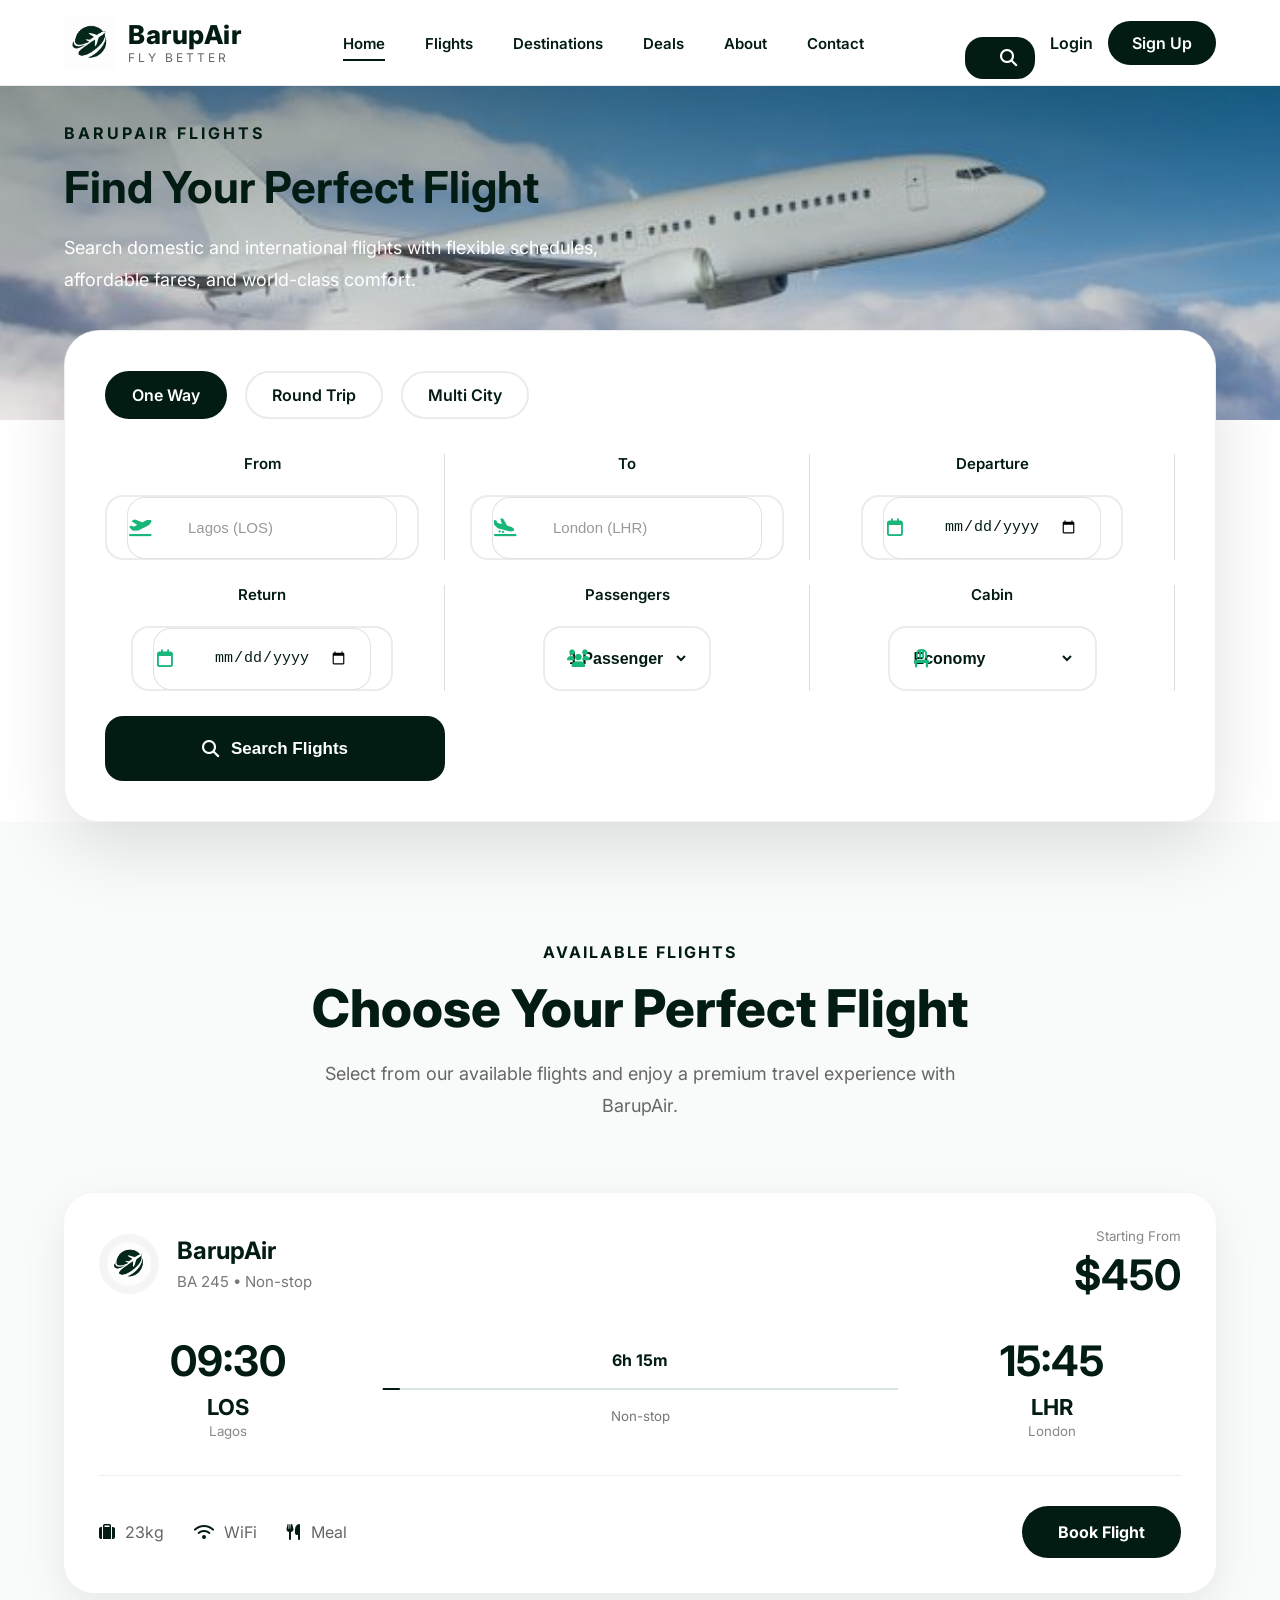
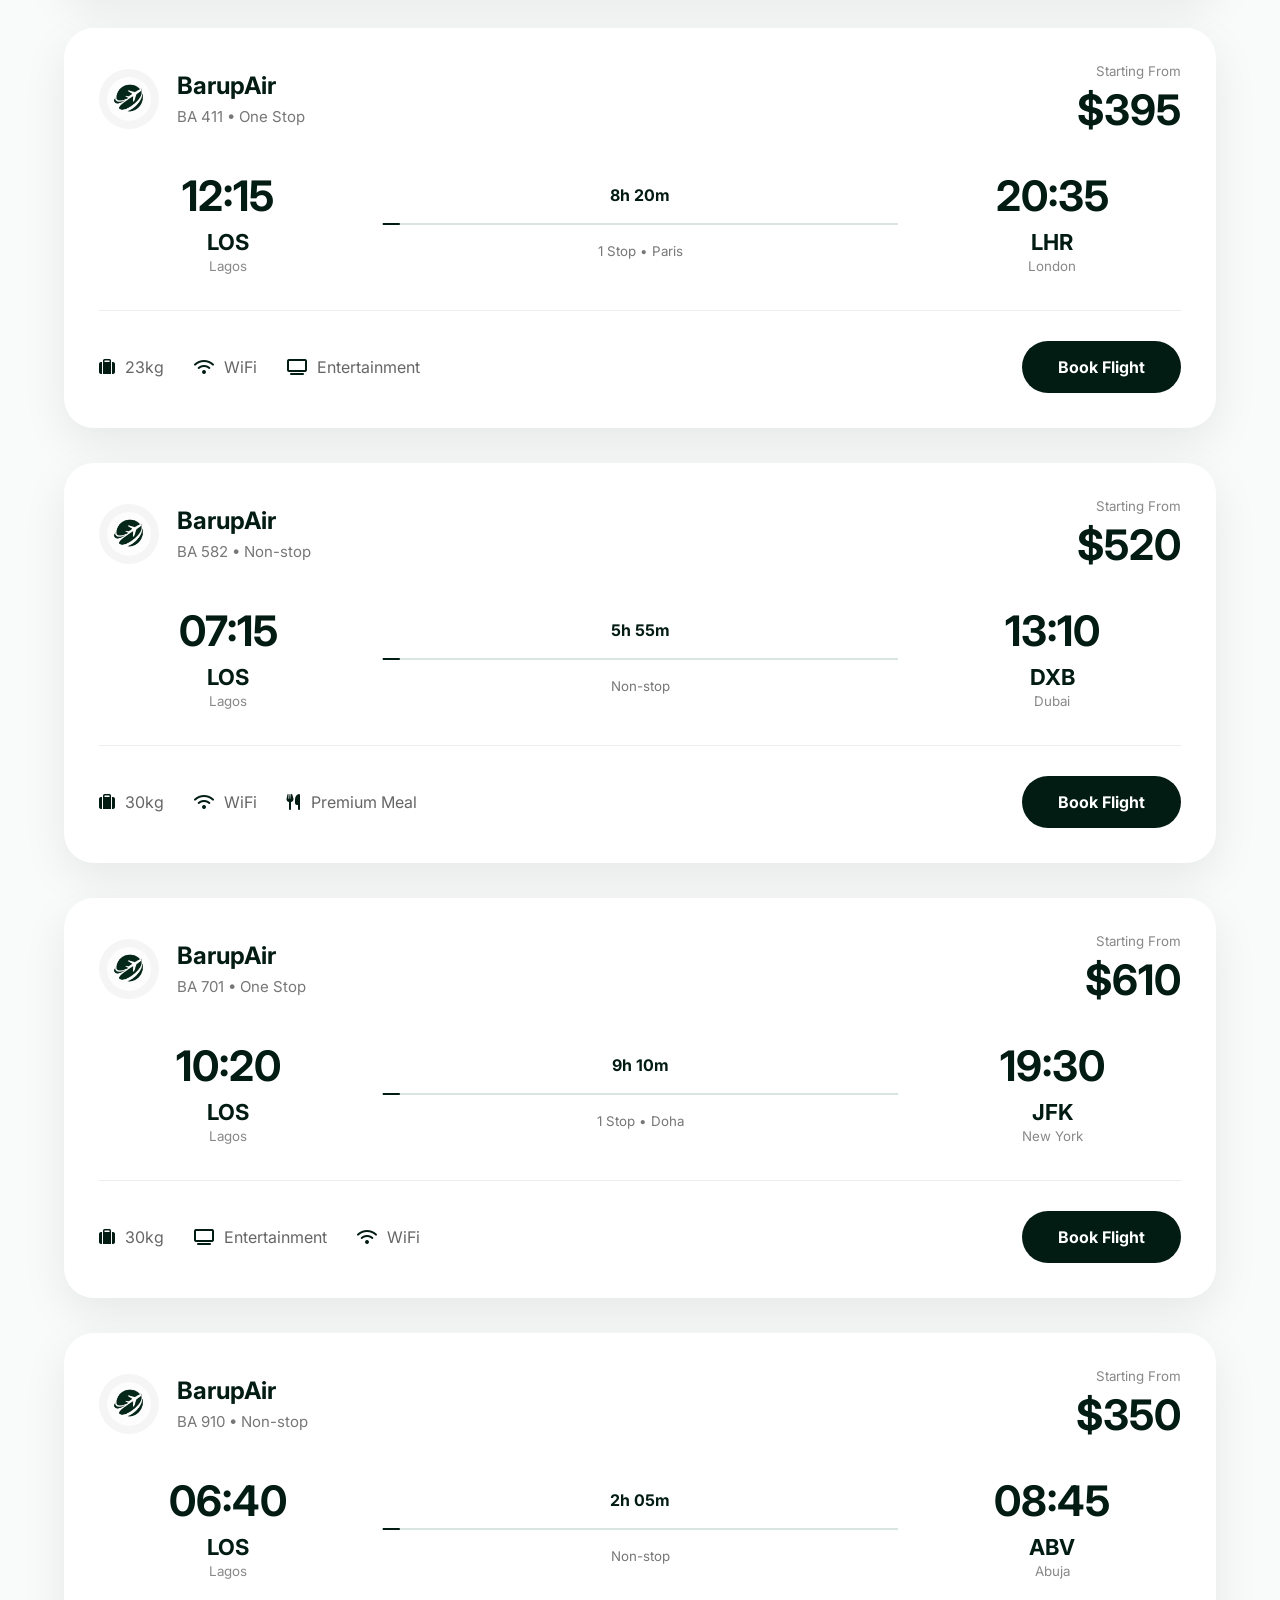
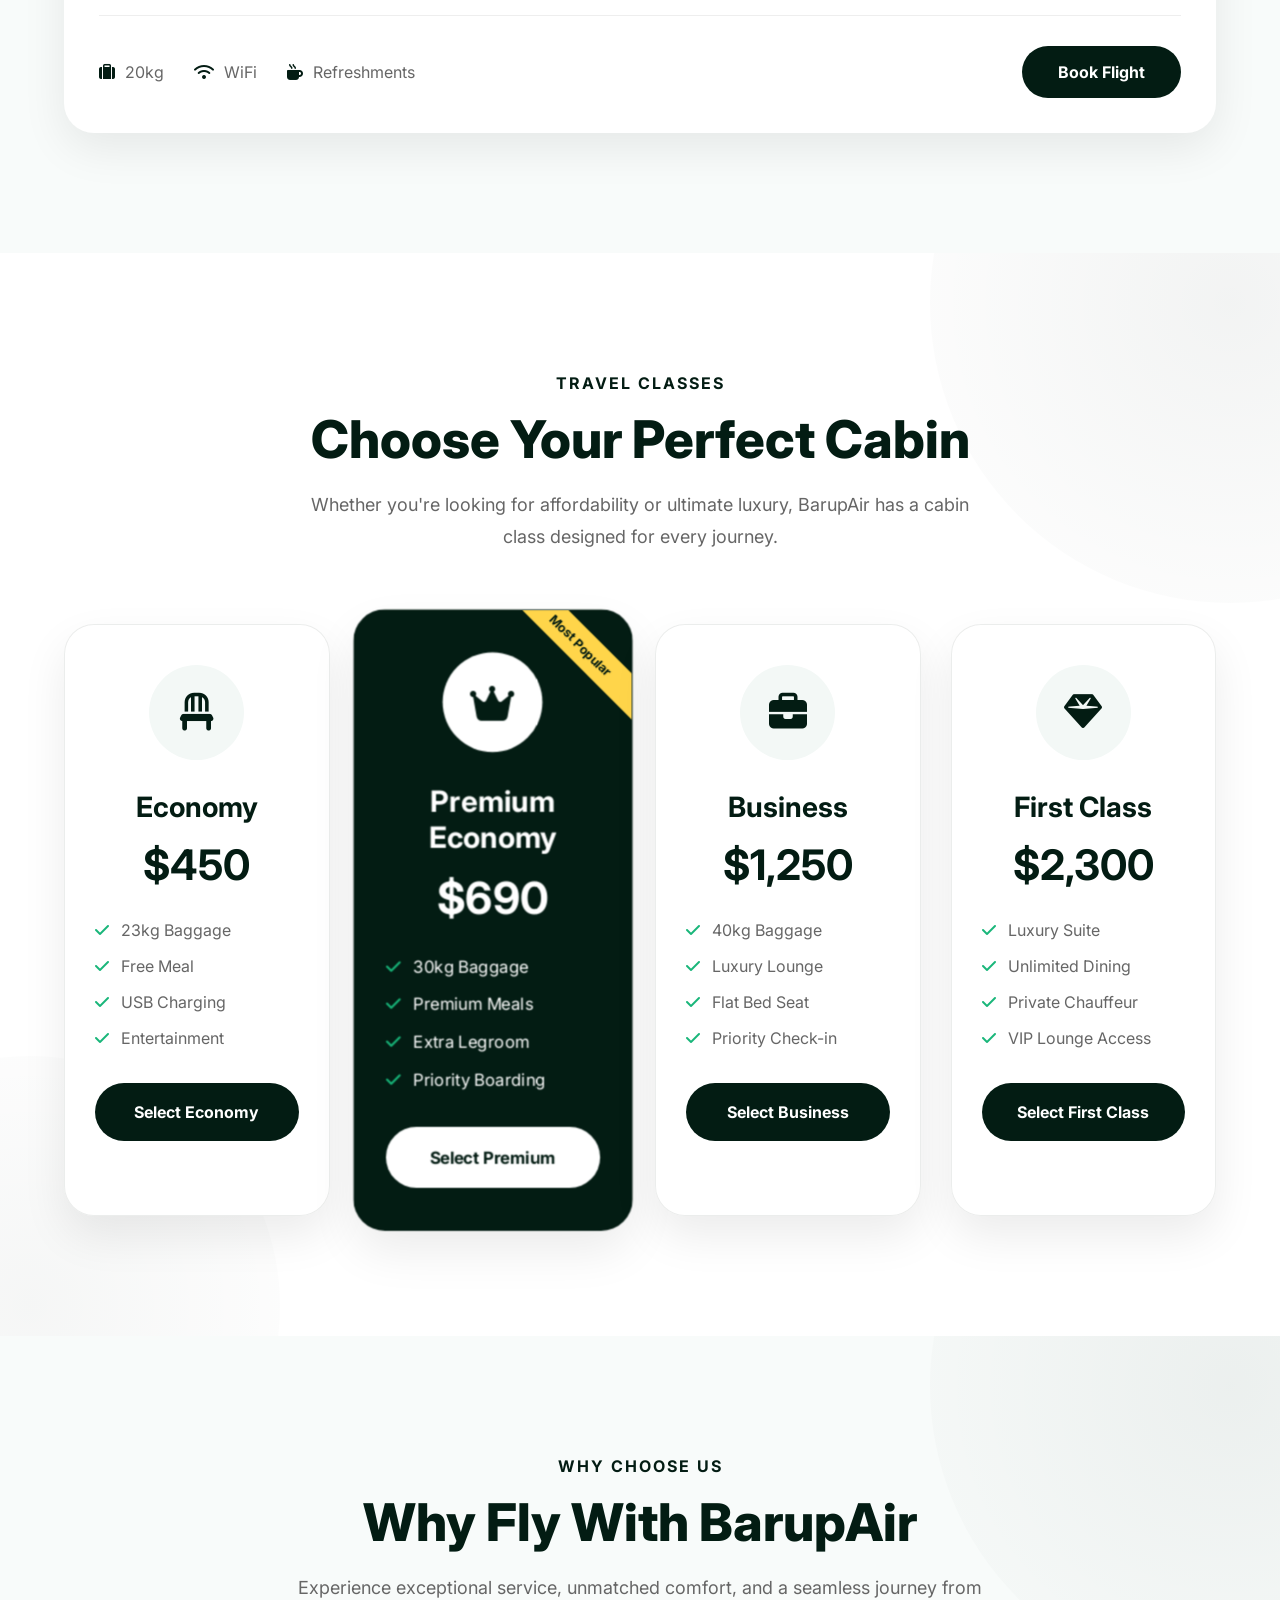
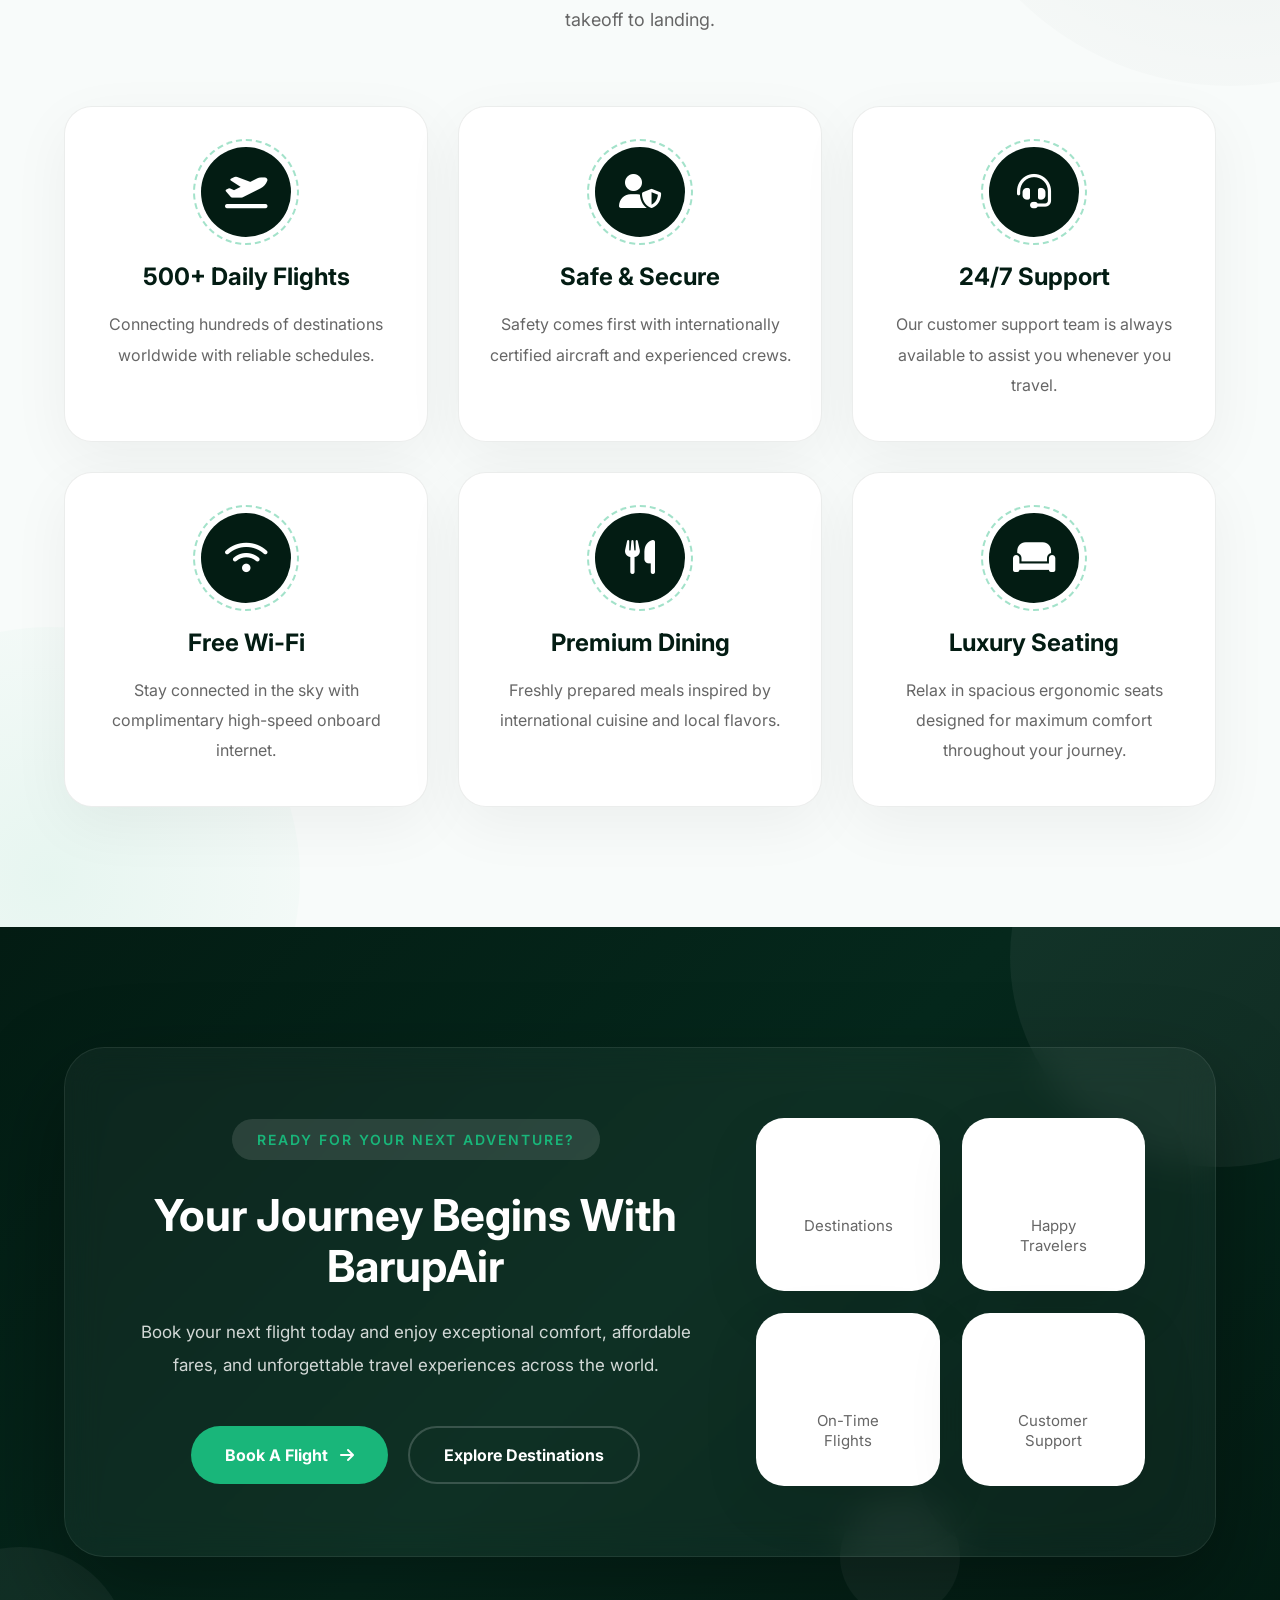
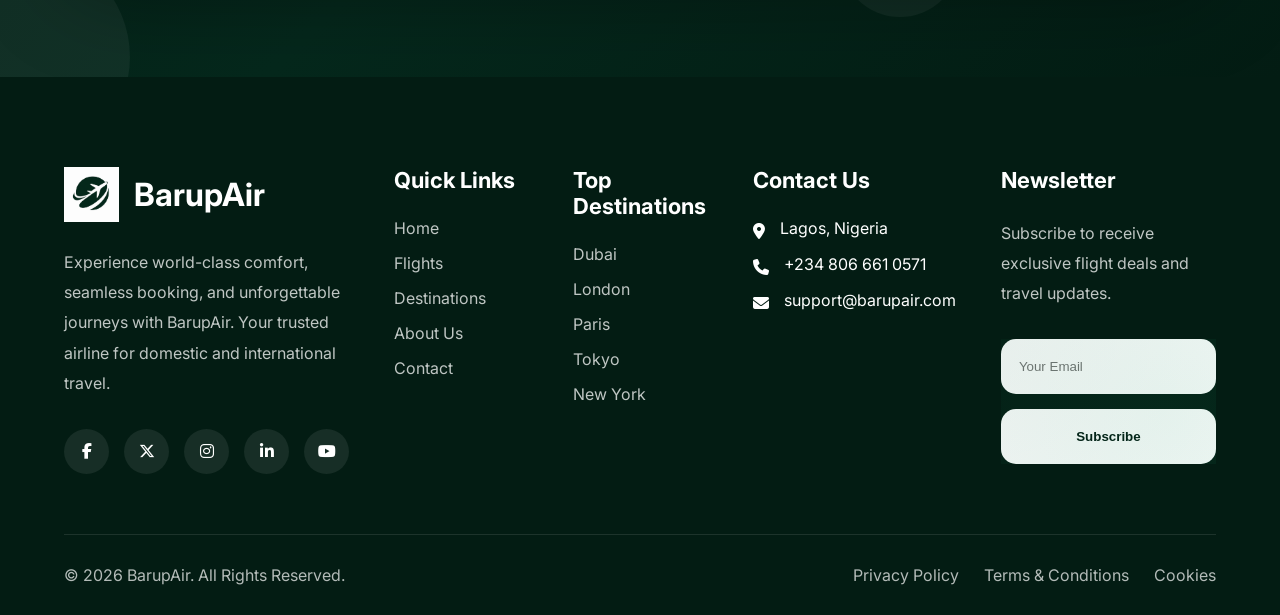
<file: flights.html>
<!DOCTYPE html>
<html lang="en">

<head>

<meta charset="UTF-8">
<meta name="viewport" content="width=device-width, initial-scale=1.0">

<title>BarupAir | Fly Beyond Borders</title>

<link rel="icon" href="images/logo.png">

<link rel="preconnect" href="https://fonts.googleapis.com">
<link rel="preconnect" href="https://fonts.gstatic.com" crossorigin>

<link href="https://fonts.googleapis.com/css2?family=Inter:wght@300;400;500;600;700;800;900&display=swap" rel="stylesheet">

<link rel="stylesheet"
href="https://cdnjs.cloudflare.com/ajax/libs/font-awesome/6.7.2/css/all.min.css">

<link rel="stylesheet" href="css/style.css">
<link rel="stylesheet" href="css/responsive.css">

</head>

<body>


<!--==========================
        HEADER
===========================-->

<header class="header">

<div class="container">

<nav class="navbar">

<a href="#" class="logo">

    <img src="images/logo.png" alt="BarupAir Logo">

    <div class="logo-text">
        <h2>BarupAir</h2>
        <span>Fly Better</span>
    </div>

</a>


<ul class="nav-links">

<li><a href="./index.html" class="active">Home</a></li>

<li><a href="./flights.html">Flights</a></li>

<li><a href="./destinations.html">Destinations</a></li>

<li><a href="./deals.html">Deals</a></li>

<li><a href="./about.html">About</a></li>

<li><a href="./contact.html">Contact</a></li>

</ul>


<div class="nav-right">

<button class="search-btn">
<i class="fas fa-search"></i>
</button>

<a href="./login.html" class="login-btn">
Login
</a>

<a href="./signup.html" class="signup-btn">
Sign Up
</a>

</div>


<div class="menu-btn">

    <i class="fas fa-bars"></i>

</div>

</nav>

</div>

</header>









<!--======================================
            FLIGHTS HERO
=======================================-->

<section class="flight-hero">

    <div class="container">

        <div class="flight-hero-content">

            <span>

                BARUPAIR FLIGHTS

            </span>

            <h1>

                Find Your Perfect Flight

            </h1>

            <p>

                Search domestic and international flights with
                flexible schedules, affordable fares, and world-class
                comfort.

            </p>

        </div>

    </div>

</section>







<!--======================================
        FLIGHT SEARCH
=======================================-->

<section class="flight-search">

    <div class="container">

        <div class="search-box">

            <!-- Trip Type -->

            <div class="trip-type">

                <label class="trip-option">

                    <input type="radio" name="trip" checked>

                    <span>One Way</span>

                </label>

                <label class="trip-option">

                    <input type="radio" name="trip">

                    <span>Round Trip</span>

                </label>

                <label class="trip-option">

                    <input type="radio" name="trip">

                    <span>Multi City</span>

                </label>

            </div>

            <!-- Search Form -->

            <form class="search-form">

                <!-- From -->

                <div class="search-item">

                    <label>From</label>

                    <div class="input-box">

                        <i class="fas fa-plane-departure"></i>

                        <input
                            type="text"
                            placeholder="Lagos (LOS)">
                    </div>

                </div>

                <!-- To -->

                <div class="search-item">

                    <label>To</label>

                    <div class="input-box">

                        <i class="fas fa-plane-arrival"></i>

                        <input
                            type="text"
                            placeholder="London (LHR)">
                    </div>

                </div>

                <!-- Departure -->

                <div class="search-item">

                    <label>Departure</label>

                    <div class="input-box">

                        <i class="far fa-calendar"></i>

                        <input type="date">

                    </div>

                </div>

                <!-- Return -->

                <div class="search-item">

                    <label>Return</label>

                    <div class="input-box">

                        <i class="far fa-calendar"></i>

                        <input type="date">

                    </div>

                </div>

                <!-- Passengers -->

                <div class="search-item">

                    <label>Passengers</label>

                    <div class="input-box">

                        <i class="fas fa-users"></i>

                        <select>

                            <option>1 Passenger</option>
                            <option>2 Passengers</option>
                            <option>3 Passengers</option>
                            <option>4 Passengers</option>

                        </select>

                    </div>

                </div>

                <!-- Cabin -->

                <div class="search-item">

                    <label>Cabin</label>

                    <div class="input-box">

                        <i class="fas fa-chair"></i>

                        <select>

                            <option>Economy</option>
                            <option>Premium Economy</option>
                            <option>Business</option>
                            <option>First Class</option>

                        </select>

                    </div>

                </div>

                <!-- Button -->

                <button class="search-flight-btn">

                    <i class="fas fa-search"></i>

                    Search Flights

                </button>

            </form>

        </div>

    </div>

</section>







<!--======================================
        AVAILABLE FLIGHTS
=======================================-->

<section class="available-flights">

    <div class="container">

        <div class="section-heading">

            <span>Available Flights</span>

            <h2>Choose Your Perfect Flight</h2>

            <p>

                Select from our available flights and enjoy a premium
                travel experience with BarupAir.

            </p>

        </div>

        <div class="flight-list">

            <!-- Flight Card -->

            <div class="flight-card">

                <div class="flight-top">

                    <div class="airline">

                        <img src="images/logo.png" alt="BarupAir">

                        <div>

                            <h3>BarupAir</h3>

                            <span>BA 245 • Non-stop</span>

                        </div>

                    </div>

                    <div class="price">

                        <small>Starting From</small>

                        <h2>$450</h2>

                    </div>

                </div>

                <div class="flight-middle">

                    <div class="airport">

                        <h2>09:30</h2>

                        <span>LOS</span>

                        <small>Lagos</small>

                    </div>

                    <div class="flight-path">

                        <span>6h 15m</span>

                        <div class="line">

                            <i class="fas fa-plane"></i>

                        </div>

                        <small>Non-stop</small>

                    </div>

                    <div class="airport">

                        <h2>15:45</h2>

                        <span>LHR</span>

                        <small>London</small>

                    </div>

                </div>

                <div class="flight-bottom">

                    <div class="flight-features">

                        <span><i class="fas fa-suitcase"></i> 23kg</span>

                        <span><i class="fas fa-wifi"></i> WiFi</span>

                        <span><i class="fas fa-utensils"></i> Meal</span>

                    </div>

                    <a href="#" class="book-flight-btn">

                        Book Flight

                    </a>

                </div>

            </div>

            <!-- Flight Card -->

            <div class="flight-card">

                <div class="flight-top">

                    <div class="airline">

                        <img src="images/logo.png" alt="">

                        <div>

                            <h3>BarupAir</h3>

                            <span>BA 411 • One Stop</span>

                        </div>

                    </div>

                    <div class="price">

                        <small>Starting From</small>

                        <h2>$395</h2>

                    </div>

                </div>

                <div class="flight-middle">

                    <div class="airport">

                        <h2>12:15</h2>

                        <span>LOS</span>

                        <small>Lagos</small>

                    </div>

                    <div class="flight-path">

                        <span>8h 20m</span>

                        <div class="line">

                            <i class="fas fa-plane"></i>

                        </div>

                        <small>1 Stop • Paris</small>

                    </div>

                    <div class="airport">

                        <h2>20:35</h2>

                        <span>LHR</span>

                        <small>London</small>

                    </div>

                </div>

                <div class="flight-bottom">

                    <div class="flight-features">

                        <span><i class="fas fa-suitcase"></i> 23kg</span>

                        <span><i class="fas fa-wifi"></i> WiFi</span>

                        <span><i class="fas fa-tv"></i> Entertainment</span>

                    </div>

                    <a href="#" class="book-flight-btn">

                        Book Flight

                    </a>

                </div>

            </div>



<!-- Flight Card -->

<div class="flight-card">

    <div class="flight-top">

        <div class="airline">

            <img src="images/logo.png" alt="">

            <div>

                <h3>BarupAir</h3>

                <span>BA 582 • Non-stop</span>

            </div>

        </div>

        <div class="price">

            <small>Starting From</small>

            <h2>$520</h2>

        </div>

    </div>

    <div class="flight-middle">

        <div class="airport">

            <h2>07:15</h2>

            <span>LOS</span>

            <small>Lagos</small>

        </div>

        <div class="flight-path">

            <span>5h 55m</span>

            <div class="line">

                <i class="fas fa-plane"></i>

            </div>

            <small>Non-stop</small>

        </div>

        <div class="airport">

            <h2>13:10</h2>

            <span>DXB</span>

            <small>Dubai</small>

        </div>

    </div>

    <div class="flight-bottom">

        <div class="flight-features">

            <span><i class="fas fa-suitcase"></i>30kg</span>

            <span><i class="fas fa-wifi"></i>WiFi</span>

            <span><i class="fas fa-utensils"></i>Premium Meal</span>

        </div>

        <a href="#" class="book-flight-btn">

            Book Flight

        </a>

    </div>

</div>



<!-- Flight Card -->

<div class="flight-card">

    <div class="flight-top">

        <div class="airline">

            <img src="images/logo.png" alt="">

            <div>

                <h3>BarupAir</h3>

                <span>BA 701 • One Stop</span>

            </div>

        </div>

        <div class="price">

            <small>Starting From</small>

            <h2>$610</h2>

        </div>

    </div>

    <div class="flight-middle">

        <div class="airport">

            <h2>10:20</h2>

            <span>LOS</span>

            <small>Lagos</small>

        </div>

        <div class="flight-path">

            <span>9h 10m</span>

            <div class="line">

                <i class="fas fa-plane"></i>

            </div>

            <small>1 Stop • Doha</small>

        </div>

        <div class="airport">

            <h2>19:30</h2>

            <span>JFK</span>

            <small>New York</small>

        </div>

    </div>

    <div class="flight-bottom">

        <div class="flight-features">

            <span><i class="fas fa-suitcase"></i>30kg</span>

            <span><i class="fas fa-tv"></i>Entertainment</span>

            <span><i class="fas fa-wifi"></i>WiFi</span>

        </div>

        <a href="#" class="book-flight-btn">

            Book Flight

        </a>

    </div>

</div>


<!-- Flight Card -->

<div class="flight-card">

    <div class="flight-top">

        <div class="airline">

            <img src="images/logo.png" alt="">

            <div>

                <h3>BarupAir</h3>

                <span>BA 910 • Non-stop</span>

            </div>

        </div>

        <div class="price">

            <small>Starting From</small>

            <h2>$350</h2>

        </div>

    </div>

    <div class="flight-middle">

        <div class="airport">

            <h2>06:40</h2>

            <span>LOS</span>

            <small>Lagos</small>

        </div>

        <div class="flight-path">

            <span>2h 05m</span>

            <div class="line">

                <i class="fas fa-plane"></i>

            </div>

            <small>Non-stop</small>

        </div>

        <div class="airport">

            <h2>08:45</h2>

            <span>ABV</span>

            <small>Abuja</small>

        </div>

    </div>

    <div class="flight-bottom">

        <div class="flight-features">

            <span><i class="fas fa-suitcase"></i>20kg</span>

            <span><i class="fas fa-wifi"></i>WiFi</span>

            <span><i class="fas fa-mug-hot"></i>Refreshments</span>

        </div>

        <a href="#" class="book-flight-btn">

            Book Flight

        </a>

    </div>

</div>


        </div>

    </div>

</section>





<!--======================================
        TRAVEL CLASS
=======================================-->

<section class="travel-class">

    <div class="container">

        <div class="section-heading">

            <span>Travel Classes</span>

            <h2>Choose Your Perfect Cabin</h2>

            <p>

                Whether you're looking for affordability or ultimate
                luxury, BarupAir has a cabin class designed for every
                journey.

            </p>

        </div>

        <div class="class-grid">

            <!-- Economy -->

            <div class="class-card">

                <div class="class-icon">

                    <i class="fas fa-chair"></i>

                </div>

                <h3>Economy</h3>

                <h4>$450</h4>

                <ul>

                    <li><i class="fas fa-check"></i>23kg Baggage</li>

                    <li><i class="fas fa-check"></i>Free Meal</li>

                    <li><i class="fas fa-check"></i>USB Charging</li>

                    <li><i class="fas fa-check"></i>Entertainment</li>

                </ul>

                <a href="#" class="class-btn">

                    Select Economy

                </a>

            </div>

            <!-- Premium Economy -->

            <div class="class-card active">

                <div class="badge">

                    Most Popular

                </div>

                <div class="class-icon">

                    <i class="fas fa-crown"></i>

                </div>

                <h3>Premium Economy</h3>

                <h4>$690</h4>

                <ul>

                    <li><i class="fas fa-check"></i>30kg Baggage</li>

                    <li><i class="fas fa-check"></i>Premium Meals</li>

                    <li><i class="fas fa-check"></i>Extra Legroom</li>

                    <li><i class="fas fa-check"></i>Priority Boarding</li>

                </ul>

                <a href="#" class="class-btn">

                    Select Premium

                </a>

            </div>

            <!-- Business -->

            <div class="class-card">

                <div class="class-icon">

                    <i class="fas fa-briefcase"></i>

                </div>

                <h3>Business</h3>

                <h4>$1,250</h4>

                <ul>

                    <li><i class="fas fa-check"></i>40kg Baggage</li>

                    <li><i class="fas fa-check"></i>Luxury Lounge</li>

                    <li><i class="fas fa-check"></i>Flat Bed Seat</li>

                    <li><i class="fas fa-check"></i>Priority Check-in</li>

                </ul>

                <a href="#" class="class-btn">

                    Select Business

                </a>

            </div>

            <!-- First Class -->

            <div class="class-card">

                <div class="class-icon">

                    <i class="fas fa-gem"></i>

                </div>

                <h3>First Class</h3>

                <h4>$2,300</h4>

                <ul>

                    <li><i class="fas fa-check"></i>Luxury Suite</li>

                    <li><i class="fas fa-check"></i>Unlimited Dining</li>

                    <li><i class="fas fa-check"></i>Private Chauffeur</li>

                    <li><i class="fas fa-check"></i>VIP Lounge Access</li>

                </ul>

                <a href="#" class="class-btn">

                    Select First Class

                </a>

            </div>

        </div>

    </div>

</section>





<!--======================================
        WHY FLY WITH BARUPAIR
=======================================-->

<section class="why-fly">

    <div class="container">

        <div class="section-heading">

            <span>Why Choose Us</span>

            <h2>Why Fly With BarupAir</h2>

            <p>

                Experience exceptional service, unmatched comfort,
                and a seamless journey from takeoff to landing.

            </p>

        </div>

        <div class="why-grid">

            <!-- Card -->

            <div class="why-card">

                <div class="why-icon">

                    <i class="fas fa-plane-departure"></i>

                </div>

                <h3>500+ Daily Flights</h3>

                <p>

                    Connecting hundreds of destinations worldwide with
                    reliable schedules.

                </p>

            </div>

            <!-- Card -->

            <div class="why-card">

                <div class="why-icon">

                    <i class="fas fa-user-shield"></i>

                </div>

                <h3>Safe & Secure</h3>

                <p>

                    Safety comes first with internationally certified
                    aircraft and experienced crews.

                </p>

            </div>

            <!-- Card -->

            <div class="why-card">

                <div class="why-icon">

                    <i class="fas fa-headset"></i>

                </div>

                <h3>24/7 Support</h3>

                <p>

                    Our customer support team is always available to
                    assist you whenever you travel.

                </p>

            </div>

            <!-- Card -->

            <div class="why-card">

                <div class="why-icon">

                    <i class="fas fa-wifi"></i>

                </div>

                <h3>Free Wi-Fi</h3>

                <p>

                    Stay connected in the sky with complimentary
                    high-speed onboard internet.

                </p>

            </div>

            <!-- Card -->

            <div class="why-card">

                <div class="why-icon">

                    <i class="fas fa-utensils"></i>

                </div>

                <h3>Premium Dining</h3>

                <p>

                    Freshly prepared meals inspired by international
                    cuisine and local flavors.

                </p>

            </div>

            <!-- Card -->

            <div class="why-card">

                <div class="why-icon">

                    <i class="fas fa-couch"></i>

                </div>

                <h3>Luxury Seating</h3>

                <p>

                    Relax in spacious ergonomic seats designed for
                    maximum comfort throughout your journey.

                </p>

            </div>

        </div>

    </div>

</section>







<!--======================================
            CTA SECTION
=======================================-->

<section class="flight-cta">

    <div class="container">

        <div class="cta-wrapper">

            <div class="cta-content">

                <span class="cta-subtitle">

                    Ready For Your Next Adventure?

                </span>

                <h2>

                    Your Journey Begins With BarupAir

                </h2>

                <p>

                    Book your next flight today and enjoy exceptional comfort,
                    affordable fares, and unforgettable travel experiences
                    across the world.

                </p>

                <div class="cta-buttons">

                    <a href="#" class="cta-btn-primary">

                        Book A Flight

                        <i class="fas fa-arrow-right"></i>

                    </a>

                    <a href="#" class="cta-btn-secondary">

                        Explore Destinations

                    </a>

                </div>

            </div>

            <!-- Right Side -->

            <div class="cta-stats">

                <div class="stat-box">

                    <h3>150+</h3>

                    <span>Destinations</span>

                </div>

                <div class="stat-box">

                    <h3>10M+</h3>

                    <span>Happy Travelers</span>

                </div>

                <div class="stat-box">

                    <h3>99%</h3>

                    <span>On-Time Flights</span>

                </div>

                <div class="stat-box">

                    <h3>24/7</h3>

                    <span>Customer Support</span>

                </div>

            </div>

        </div>

        <!-- Decorative Elements -->

        <div class="cta-circle circle-one"></div>
        <div class="cta-circle circle-two"></div>
        <div class="cta-circle circle-three"></div>

    </div>

</section>





<!--======================================
            FOOTER
=======================================-->

<footer class="footer">

    <div class="container">

        <div class="footer-top">

            <!-- Logo -->

            <div class="footer-col">

                <a href="#" class="footer-logo">

                    <img src="images/logo.png" alt="BarupAir">

                    <span>BarupAir</span>

                </a>

                <p>

                    Experience world-class comfort, seamless booking,
                    and unforgettable journeys with BarupAir.
                    Your trusted airline for domestic and international travel.

                </p>

                <div class="footer-social">

                    <a href="#"><i class="fab fa-facebook-f"></i></a>

                    <a href="#"><i class="fab fa-x-twitter"></i></a>

                    <a href="#"><i class="fab fa-instagram"></i></a>

                    <a href="#"><i class="fab fa-linkedin-in"></i></a>

                    <a href="#"><i class="fab fa-youtube"></i></a>

                </div>

            </div>

            <!-- Links -->

            <div class="footer-col">

                <h3>Quick Links</h3>

                <ul>

                    <li><a href="#">Home</a></li>

                    <li><a href="#">Flights</a></li>

                    <li><a href="#">Destinations</a></li>

                    <li><a href="#">About Us</a></li>

                    <li><a href="#">Contact</a></li>

                </ul>

            </div>

            <!-- Destination -->

            <div class="footer-col">

                <h3>Top Destinations</h3>

                <ul>

                    <li><a href="#">Dubai</a></li>

                    <li><a href="#">London</a></li>

                    <li><a href="#">Paris</a></li>

                    <li><a href="#">Tokyo</a></li>

                    <li><a href="#">New York</a></li>

                </ul>

            </div>

            <!-- Contact -->

            <div class="footer-col">

                <h3>Contact Us</h3>

                <ul class="contact-info">

                    <li>

                        <i class="fas fa-map-marker-alt"></i>

                        Lagos, Nigeria

                    </li>

                    <li>

                        <i class="fas fa-phone"></i>

                        +234 806 661 0571

                    </li>

                    <li>

                        <i class="fas fa-envelope"></i>

                        support@barupair.com

                    </li>

                </ul>

            </div>

            <!-- Newsletter -->

            <div class="footer-col">

                <h3>Newsletter</h3>

                <p>

                    Subscribe to receive exclusive flight deals
                    and travel updates.

                </p>

                <form class="newsletter">

                    <input
                    type="email"
                    placeholder="Your Email">

                    <button type="submit">

                        Subscribe

                    </button>

                </form>

            </div>

        </div>

        <div class="footer-bottom">

            <p>

                © 2026 BarupAir. All Rights Reserved.

            </p>

            <div class="footer-links">

                <a href="#">Privacy Policy</a>

                <a href="#">Terms & Conditions</a>

                <a href="#">Cookies</a>

            </div>

        </div>

    </div>

</footer>

<script src="js/script.js"></script>
</body>
</file>
<file: css/style.css>
/*======================================
            GLOBAL
======================================*/

*{
margin:0;
padding:0;
box-sizing:border-box;
}

html{
scroll-behavior:smooth;
}

body{

font-family:'Inter',sans-serif;

background:#ffffff;

color:#031C13;

}

a{

text-decoration:none;

}

ul{

list-style:none;

}

img{

max-width:100%;

display:block;

}

.container{

width:90%;

max-width:1300px;

margin:auto;


}

/*======================================
            HEADER
======================================*/

.header{

position:fixed;

top:0;
left:0;

width:100%;

background:#fff;

z-index:999;

border-bottom:1px solid #ececec;

}

.navbar{

height:85px;

display:flex;

justify-content:space-between;

align-items:center;

}

/*======================================
            LOGO
======================================*/

.logo{

    display:flex;

    align-items:center;

    gap:12px;

}

.logo img{

    width:52px;

    height:52px;

    object-fit:contain;

}

.logo-text{

    display:flex;

    flex-direction:column;

    line-height:1;

}

.logo-text h2{

    font-size:26px;

    font-weight:800;

    color:#031C13;

    letter-spacing:.5px;

}

.logo-text span{

    margin-top:4px;

    font-size:12px;

    color:#666;

    letter-spacing:3px;

    text-transform:uppercase;

}

.nav-links{

display:flex;

align-items:center;

gap:40px;

}

.nav-links a{

font-size:15px;

font-weight:600;

color:#031C13;

transition:.35s;

position:relative;

}

.nav-links a:hover,

.nav-links a.active{

color:#031C13;

}

.nav-links a::after{

content:"";

position:absolute;

left:0;

bottom:-8px;

width:0;

height:2px;

background:#031C13;

transition:.35s;

}

.nav-links a:hover::after,

.nav-links a.active::after{

width:100%;

}

.nav-right{

display:flex;

align-items:center;

gap:15px;

}

.search-btn{

width:42px;

height:42px;

border:none;

border-radius:50%;

background:#f3f3f3;

cursor:pointer;

font-size:16px;

transition:.3s;

}

.search-btn:hover{

background:#031C13;

color:#fff;

}

.login-btn{

font-weight:600;

color:#031C13;

}

.signup-btn{

padding:12px 24px;

background:#031C13;

color:#fff;

border-radius:40px;

font-weight:600;

transition:.3s;

}

.signup-btn:hover{

transform:translateY(-3px);

}

.menu-btn{

display:none;

font-size:26px;

cursor:pointer;

}















/*======================================
            HERO SECTION
======================================*/

.hero{

    position: relative;

    padding: 100px 0 100px;


    overflow: hidden;

}

.hero-wrapper{

    display: grid;

    grid-template-columns: 1fr 1.2fr;

    align-items: center;

    gap: 20px;

    position: relative;

}

/*======================================
        LEFT CONTENT
======================================*/

.hero-content{

    display: flex;

    align-items: center;

    gap: 20px;

}

/*======================================
      VERTICAL INDICATOR
======================================*/

.hero-indicator{

    display: flex;

    flex-direction: column;

    align-items: center;

    gap: 30px;

}

.hero-indicator span{

    width: 45px;

    height: 45px;

    border-radius: 50%;

    background: #ffffff;

    border: 2px solid #d8d8d8;

    display: flex;

    align-items: center;

    justify-content: center;

    font-weight: 700;

    color: #031C13;

    transition: .4s;

}

.hero-indicator span.active{

    background: #031C13;

    color: #ffffff;

    border-color: #031C13;

}

/*======================================
            TEXT
======================================*/

.hero-text{

    max-width: 550px;

}

.hero-subtitle{

    display: inline-block;

    font-size: 13px;

    font-weight: 700;

    letter-spacing: 3px;

    text-transform: uppercase;

    color: #031C13;

    margin-bottom: 20px;

}

.hero-text h1{

    font-size: 58px;

    font-weight: 900;

    line-height: 1.05;

    color: #031C13;

    margin-bottom: 25px;

}

.hero-text p{

    font-size: 18px;

    line-height: 1.8;

    color: #666666;

    margin-bottom: 40px;

    max-width: 500px;

}

/*======================================
            BUTTONS
======================================*/

.hero-buttons{

    display: flex;

    align-items: center;

    gap: 20px;

}

.btn-primary{

    display: inline-flex;

    align-items: center;

    gap: 12px;

    padding: 18px 38px;

    background: #031C13;

    color: #ffffff;

    border-radius: 60px;

    font-size: 16px;

    font-weight: 700;

    transition: .4s;

}

.btn-primary:hover{

    transform: translateY(-5px);

    box-shadow: 0 18px 40px rgba(3,28,19,.18);

}

.btn-primary i{

    transition: .4s;

}

.btn-primary:hover i{

    transform: translateX(5px);

}

.btn-play{

    width: 62px;

    height: 62px;

    border-radius: 50%;

    background: #ffffff;

    color: #031C13;

    display: flex;

    align-items: center;

    justify-content: center;

    font-size: 18px;

    box-shadow: 0 10px 30px rgba(0,0,0,.08);

    transition: .4s;

}

.btn-play:hover{

    transform: scale(1.08);

    background: #031C13;

    color: #ffffff;

}

/*======================================
        RIGHT SIDE
======================================*/

.hero-image{

    position:relative;

    height:720px;

    border-radius:40px;

    overflow:hidden;

    background-image:url("../images/bg.png");

    background-repeat:no-repeat;

    background-position:center;

    background-size:cover;

}

/* Large Rounded Background */

.hero-bg{

    position: absolute;

    width: 100%;

    height: 500px;

    background: linear-gradient(135deg,#eef9f5,#dff6ee);

    border-radius: 80px;

    overflow: hidden;

}



/*======================================
        PLANE IMAGE
======================================*/

.plane{

    position: absolute;

    width: 900px;

    right: -10px;

    top: 15%;
    border-radius: 35px;
    transform: translateY(-50%);

    z-index: 5;

    user-select: none;

    pointer-events: none;

}

/*======================================
      FLOATING INFO CARD
======================================*/

.hero-card{

    position: absolute;

    right: -20px;


    width: 330px;

    background: #ffffff;

    border-radius: 35px;

    padding: 30px;

    z-index: 20;

    box-shadow: 0 30px 60px rgba(0,0,0,.12);

}

.card-header{

    display: flex;

    justify-content: space-between;

    align-items: center;

    margin-bottom: 20px;

}

.card-header h3{

    font-size: 24px;

    color: #031C13;

}

.card-header i{

    font-size: 20px;

    color: #031C13;

}

.card-images{

    display: flex;

    margin-bottom: 18px;

}

.card-images img{

    width: 65px;

    height: 65px;

    object-fit: cover;

    border-radius: 50%;

    border: 4px solid #ffffff;

    margin-left: -18px;

}

.card-images img:first-child{

    margin-left: 0;

}

.card-content h4{

    font-size: 20px;

    color: #031C13;

    margin-bottom: 10px;

}

.card-content p{

    color: #666666;

    font-size: 15px;

    line-height: 1.7;

}









/*======================================
        DECORATIVE CIRCLES
======================================*/

.circle{

    position:absolute;

    border-radius:50%;

    border:1px solid rgba(3,28,19,.08);

    background:rgba(255,255,255,.15);

    backdrop-filter:blur(8px);

    z-index:2;

}

.circle-1{

    width:180px;

    height:180px;

    top:30px;

    right:120px;

}

.circle-2{

    width:80px;

    height:80px;

    left:40px;

    bottom:180px;

}

.circle-3{

    width:45px;

    height:45px;

    right:340px;

    bottom:70px;

    background:#031C13;

    border:none;

    opacity:.08;

}


/*======================================
      FLOATING BACKGROUND SHAPES
======================================*/

.shape{

    position:absolute;

    border-radius:50%;

    filter:blur(60px);

    z-index:0;

}

.shape-1{

    width:350px;

    height:350px;

    background:#b7ead7;

    top:-120px;

    left:-120px;

    opacity:.45;

}

.shape-2{

    width:280px;

    height:280px;

    background:#dff7ee;

    right:-80px;

    top:180px;

    opacity:.8;

}

.shape-3{

    width:220px;

    height:220px;

    background:#c6f0df;

    left:45%;

    bottom:-120px;

    opacity:.5;

}


/*======================================
        HERO BACKGROUND DETAILS
======================================*/

.hero-bg::before{

    content:"";

    position:absolute;

    inset:0;

    background:

    radial-gradient(circle at 20% 30%,rgba(255,255,255,.9),transparent 30%),

    radial-gradient(circle at 80% 70%,rgba(255,255,255,.6),transparent 35%),

    linear-gradient(145deg,#eef9f5,#d9f3e7);

}

.hero-bg::after{

    content:"";

    position:absolute;

    width:700px;

    height:700px;

    border-radius:50%;

    border:1px solid rgba(255,255,255,.45);

    top:-130px;

    right:-170px;

}


/*======================================
          HERO CARD
======================================*/

.hero-card{

    overflow:hidden;

    transition:.45s;

}

.hero-card:hover{

    transform:translateY(-10px);

    box-shadow:0 40px 90px rgba(0,0,0,.16);

}

.hero-card::before{

    content:"";

    position:absolute;

    left:0;

    top:0;

    width:100%;

    height:6px;

    background:linear-gradient(90deg,#031C13,#0b5a40);

}


/*======================================
       DESTINATION IMAGES
======================================*/

.card-images img{

    transition:.4s;

    cursor:pointer;

}

.card-images img:hover{

    transform:translateY(-8px) scale(1.08);

    z-index:3;

}


/*======================================
         GLASS EFFECT
======================================*/

.hero-card{

    background:rgba(255,255,255,.92);

    backdrop-filter:blur(18px);

    -webkit-backdrop-filter:blur(18px);

}


/*======================================
        BUTTON EFFECTS
======================================*/

.btn-primary{

    position:relative;

    overflow:hidden;

}

.btn-primary::before{

    content:"";

    position:absolute;

    top:0;

    left:-100%;

    width:100%;

    height:100%;

    background:rgba(255,255,255,.2);

    transform:skewX(-25deg);

    transition:.6s;

}

.btn-primary:hover::before{

    left:120%;

}

.btn-play{

    position:relative;

}

.btn-play::after{

    content:"";

    position:absolute;

    width:100%;

    height:100%;

    border-radius:50%;

    border:2px solid rgba(3,28,19,.15);

    animation:pulse 2.5s infinite;

}


/*======================================
       IMAGE DEPTH
======================================*/

.plane{

    filter:

    drop-shadow(0 25px 45px rgba(0,0,0,.15));

}


/*======================================
         SUBTITLE LINE
======================================*/

.hero-subtitle{

    position:relative;

    padding-left:70px;

}

.hero-subtitle::before{

    content:"";

    position:absolute;

    left:0;

    top:50%;

    width:55px;

    height:2px;

    background:#031C13;

}


/*======================================
      PREMIUM HEADING
======================================*/

.hero-text h1{

    letter-spacing:-3px;

}

.hero-text h1::after{

    content:"";

    display:block;

    width:120px;

    height:6px;

    background:#031C13;

    border-radius:20px;

    margin-top:25px;

}


/*======================================
       HERO SECTION SHADOW
======================================*/

.hero-wrapper{

    position:relative;

    z-index:1;

}


/*======================================
      PLAY BUTTON PULSE
======================================*/

@keyframes pulse{

    0%{

        transform:scale(1);

        opacity:1;

    }

    70%{

        transform:scale(1.6);

        opacity:0;

    }

    100%{

        transform:scale(1.6);

        opacity:0;

    }

}







/*======================================
        HERO ANIMATIONS
======================================*/

/* Plane Float */

.plane{

    animation:planeFloat 5s ease-in-out infinite;

    transform-origin:center;

}


/* Plane Entrance */

.hero-image{

    animation:planeEntrance 1.4s ease forwards;

}


/* Card Floating */

.hero-card{

    animation:cardFloat 5s ease-in-out infinite;

}


/* Hero Text */

.hero-subtitle{

    animation:fadeLeft .8s ease forwards;

}

.hero-text h1{

    animation:fadeLeft 1s ease forwards;

}

.hero-text p{

    animation:fadeLeft 1.2s ease forwards;

}

.hero-buttons{

    animation:fadeLeft 1.4s ease forwards;

}


/* Decorative Circles */

.circle-1{

    animation:circleMove 8s linear infinite;

}

.circle-2{

    animation:circleMoveReverse 10s linear infinite;

}

.circle-3{

    animation:pulseCircle 3s infinite;

}


/* Background Shapes */

.shape-1{

    animation:blobOne 12s infinite alternate;

}

.shape-2{

    animation:blobTwo 14s infinite alternate;

}

.shape-3{

    animation:blobThree 10s infinite alternate;

}


/*======================================
        KEYFRAMES
======================================*/

@keyframes planeFloat{

0%{

transform:
translateY(0)
rotate(0deg);

}

25%{

transform:
translateY(-10px)
rotate(-1deg);

}

50%{

transform:
translateY(-22px)
rotate(-2deg);

}

75%{

transform:
translateY(-12px)
rotate(-1deg);

}

100%{

transform:
translateY(0)
rotate(0deg);

}

}


@keyframes planeEntrance{

0%{

opacity:0;

transform:
translateX(250px);

}

100%{

opacity:1;

transform:
translateX(0);

}

}


@keyframes cardFloat{

0%{

transform:translateY(0);

}

50%{

transform:translateY(-12px);

}

100%{

transform:translateY(0);

}

}


@keyframes fadeLeft{

0%{

opacity:0;

transform:
translateX(-70px);

}

100%{

opacity:1;

transform:
translateX(0);

}

}


@keyframes circleMove{

0%{

transform:translateY(0);

}

50%{

transform:translateY(-25px);

}

100%{

transform:translateY(0);

}

}


@keyframes circleMoveReverse{

0%{

transform:translateY(0);

}

50%{

transform:translateY(20px);

}

100%{

transform:translateY(0);

}

}


@keyframes pulseCircle{

0%{

transform:scale(1);

opacity:.15;

}

50%{

transform:scale(1.25);

opacity:.3;

}

100%{

transform:scale(1);

opacity:.15;

}

}


@keyframes blobOne{

0%{

transform:
translate(0,0);

}

100%{

transform:
translate(60px,-40px);

}

}


@keyframes blobTwo{

0%{

transform:
translate(0,0);

}

100%{

transform:
translate(-60px,40px);

}

}


@keyframes blobThree{

0%{

transform:
translateY(0);

}

100%{

transform:
translateY(-50px);

}

}

















/*======================================
        FLIGHT SEARCH
======================================*/

.flight-search{

    position:relative;

    margin-top:-80px;

    z-index:100;

}

.search-box{

    background:#ffffff;

    border-radius:30px;

    padding:35px;

    box-shadow:0 25px 70px rgba(0,0,0,.08);

    border:1px solid rgba(3,28,19,.06);

}


/*======================================
        TOP FILTERS
======================================*/

.search-top{

    display:flex;

    align-items:center;

    gap:30px;

    margin-bottom:25px;

    flex-wrap:wrap;

}

.search-item{

    display:flex;

    align-items:center;

    gap:10px;

    padding-right:25px;

    border-right:1px solid #dddddd;

}

.search-item:last-child{

    border-right:none;

}

.search-item i{

    color:#031C13;

    font-size:18px;

}

.search-item select{

    border:none;

    outline:none;

    background:none;

    font-size:16px;

    font-weight:600;

    color:#031C13;

    cursor:pointer;

}


/*======================================
        TRIP TYPE
======================================*/

.trip-type{

    display:flex;

    align-items:center;

    gap:30px;

    margin-bottom:30px;

}

.trip-type label{

    display:flex;

    align-items:center;

    gap:8px;

    font-weight:600;

    color:#444;

    cursor:pointer;

}

.trip-type input{

    accent-color:#031C13;

}


/*======================================
        SEARCH FORM
======================================*/

.search-form{

    display:grid;

    grid-template-columns:
    repeat(5,1fr);

    gap:20px;

}

.form-group{

    display:flex;

    flex-direction:column;

}

.form-group label{

    font-size:14px;

    font-weight:700;

    color:#031C13;

    margin-bottom:8px;

}

.form-group input{

    height:55px;

    border:1px solid #dddddd;

    border-radius:15px;

    padding:0 18px;

    outline:none;

    transition:.35s;

    font-size:15px;

}

.form-group input:focus{

    border-color:#031C13;

    box-shadow:0 0 0 4px rgba(3,28,19,.08);

}


/*======================================
        BUTTON
======================================*/

.search-btn{

    margin-top:30px;

    background:#031C13;

    color:#ffffff;

    border:none;

    border-radius:18px;

    padding:18px 35px;

    font-size:17px;

    font-weight:700;

    cursor:pointer;

    display:inline-flex;

    align-items:center;

    gap:12px;

    transition:.35s;

}

.search-btn:hover{

    transform:translateY(-4px);

    box-shadow:0 20px 45px rgba(3,28,19,.18);

}

.search-btn i{

    transition:.35s;

}

.search-btn:hover i{

    transform:translateX(5px);

}


/*======================================
        HOVER EFFECTS
======================================*/

.search-item:hover{

    transform:translateY(-2px);

}

.form-group:hover input{

    border-color:#031C13;

}


/*======================================
        RESPONSIVE
======================================*/

@media(max-width:991px){

.search-form{

    grid-template-columns:repeat(2,1fr);

}

.search-top{

    gap:20px;

}

.search-item{

    border-right:none;

    padding-right:0;

}

}

@media(max-width:768px){

.flight-search{

    margin-top:40px;

}

.search-box{

    padding:25px;

}

.search-form{

    grid-template-columns:1fr;

}

.trip-type{

    flex-direction:column;

    align-items:flex-start;

    gap:15px;

}

.search-top{

    flex-direction:column;

    align-items:flex-start;

}

.search-btn{

    width:100%;

    justify-content:center;

}

}












/*======================================
        EXCLUSIVE DEALS
======================================*/

.deals{

    padding:120px 0;

    background:#ffffff;

}


/*======================================
        SECTION TITLE
======================================*/

.section-heading{

    text-align:center;

    max-width:700px;

    margin:0 auto 70px;

}

.section-heading span{

    display:inline-block;

    color:#031C13;

    font-weight:700;

    letter-spacing:2px;

    text-transform:uppercase;

    margin-bottom:15px;

}

.section-heading h2{

    font-size:52px;

    color:#031C13;

    margin-bottom:18px;

    font-weight:800;

}

.section-heading p{

    font-size:18px;

    color:#666;

    line-height:1.8;

}


/*======================================
        GRID
======================================*/

.deals-grid{

    display:grid;

    grid-template-columns:repeat(3,1fr);

    gap:35px;

}


/*======================================
        CARD
======================================*/

.deal-card{

    background:#ffffff;

    border-radius:30px;

    overflow:hidden;

    box-shadow:0 15px 45px rgba(0,0,0,.08);

    transition:.45s;

    position:relative;

}

.deal-card:hover{

    transform:translateY(-15px);

    box-shadow:0 35px 80px rgba(0,0,0,.12);

}


/*======================================
        IMAGE
======================================*/

.deal-image{

    position:relative;

    overflow:hidden;

}

.deal-image img{

    width:100%;

    height:260px;

    object-fit:cover;

    transition:.6s;

}

.deal-card:hover .deal-image img{

    transform:scale(1.12);

}


/*======================================
        OVERLAY
======================================*/

.deal-image::before{

    content:"";

    position:absolute;

    inset:0;

    background:linear-gradient(to top,
    rgba(3,28,19,.6),
    transparent);

    z-index:1;

}


/*======================================
        PRICE TAG
======================================*/

.deal-price{

    position:absolute;

    top:20px;

    right:20px;

    background:#031C13;

    color:#fff;

    padding:10px 18px;

    border-radius:30px;

    font-size:14px;

    z-index:2;

    box-shadow:0 10px 25px rgba(3,28,19,.25);

}

.deal-price strong{

    font-size:18px;

}


/*======================================
        CONTENT
======================================*/

.deal-content{

    padding:30px;

}

.deal-content h3{

    font-size:28px;

    color:#031C13;

    margin-bottom:8px;

}

.deal-content span{

    display:block;

    color:#888;

    margin-bottom:25px;

}


/*======================================
        FEATURES
======================================*/

.deal-content ul{

    list-style:none;

    margin-bottom:30px;

}

.deal-content ul li{

    display:flex;

    align-items:center;

    justify-content:space-between;

    padding:14px 0;

    border-bottom:1px solid #f1f1f1;

    color:#555;

}

.deal-content ul li:last-child{

    border:none;

}

.deal-content ul li i{

    color:#031C13;

    margin-right:10px;

}


/*======================================
        BUTTON
======================================*/

.deal-btn{

    display:flex;

    justify-content:center;

    align-items:center;

    height:55px;

    border-radius:15px;

    background:#031C13;

    color:#fff;

    font-weight:700;

    transition:.35s;

}

.deal-btn:hover{

    background:#0a3426;

    letter-spacing:1px;

}


/*======================================
        CARD SHINE
======================================*/

.deal-card::before{

    content:"";

    position:absolute;

    top:0;

    left:-120%;

    width:80px;

    height:100%;

    background:rgba(255,255,255,.25);

    transform:skewX(-25deg);

    transition:.8s;

    z-index:3;

}

.deal-card:hover::before{

    left:130%;

}


/*======================================
        RESPONSIVE
======================================*/

@media(max-width:991px){

.deals-grid{

    grid-template-columns:repeat(2,1fr);

}

.section-heading h2{

    font-size:42px;

}

}


@media(max-width:768px){

.deals{

    padding:80px 0;

}

.deals-grid{

    grid-template-columns:1fr;

}

.section-heading{

    margin-bottom:50px;

}

.section-heading h2{

    font-size:34px;

}

.deal-image img{

    height:240px;

}

}

















/*======================================
        POPULAR DESTINATIONS
======================================*/

.destinations{

    padding:120px 0;

    background:#F8FBFA;

    overflow:hidden;

}


/*======================================
        SLIDER
======================================*/

.destination-wrapper{

    position:relative;

    display:flex;

    align-items:center;

}

.destination-slider{

    display:flex;

    gap:30px;

    overflow-x:auto;

    scroll-behavior:smooth;

    scrollbar-width:none;

    padding:10px;

}

.destination-slider::-webkit-scrollbar{

    display:none;

}


/*======================================
        CARD
======================================*/

.destination-card{

    min-width:360px;

    height:500px;

    border-radius:35px;

    overflow:hidden;

    position:relative;

    flex-shrink:0;

    cursor:pointer;

    transition:.45s;

    box-shadow:0 20px 45px rgba(0,0,0,.08);

}

.destination-card:hover{

    transform:translateY(-15px);

    box-shadow:0 35px 80px rgba(0,0,0,.15);

}


/*======================================
        IMAGE
======================================*/

.destination-card img{

    width:100%;

    height:100%;

    object-fit:cover;

    transition:1s;

}

.destination-card:hover img{

    transform:scale(1.12);

}


/*======================================
        OVERLAY
======================================*/

.destination-overlay{

    position:absolute;

    inset:0;

    display:flex;

    flex-direction:column;

    justify-content:flex-end;

    padding:35px;

    background:linear-gradient(
    to top,
    rgba(3,28,19,.85),
    rgba(3,28,19,.25),
    transparent);

}

.destination-overlay h3{

    color:#ffffff;

    font-size:34px;

    font-weight:700;

    margin-bottom:8px;

}

.destination-overlay span{

    color:#ffffff;

    font-size:18px;

    opacity:.9;

}


/*======================================
      HOVER CONTENT
======================================*/

.destination-overlay::before{

    content:"Explore Destination";

    position:absolute;

    top:30px;

    left:30px;

    background:rgba(255,255,255,.15);

    backdrop-filter:blur(15px);

    color:#fff;

    padding:12px 22px;

    border-radius:30px;

    font-size:14px;

    opacity:0;

    transform:translateY(-15px);

    transition:.4s;

}

.destination-card:hover
.destination-overlay::before{

    opacity:1;

    transform:translateY(0);

}


/*======================================
        ARROWS
======================================*/

.destination-btn{

    position:absolute;

    top:50%;

    transform:translateY(-50%);

    width:65px;

    height:65px;

    border:none;

    border-radius:50%;

    background:rgba(255,255,255,.9);

    backdrop-filter:blur(15px);

    color:#031C13;

    font-size:22px;

    cursor:pointer;

    z-index:20;

    transition:.35s;

    box-shadow:0 15px 35px rgba(0,0,0,.08);

}

.destination-btn:hover{

    background:#031C13;

    color:#fff;

}

.destination-btn.prev{

    left:-25px;

}

.destination-btn.next{

    right:-25px;

}


/*======================================
        IMAGE SHINE
======================================*/

.destination-card::before{

    content:"";

    position:absolute;

    top:0;

    left:-120%;

    width:90px;

    height:100%;

    background:rgba(255,255,255,.25);

    transform:skewX(-25deg);

    transition:1s;

    z-index:5;

}

.destination-card:hover::before{

    left:130%;

}


/*======================================
        RESPONSIVE
======================================*/

@media(max-width:991px){

.destination-card{

    min-width:320px;

    height:450px;

}

.destination-btn{

    display:none;

}

}


@media(max-width:768px){

.destinations{

    padding:80px 0;

}

.destination-card{

    min-width:280px;

    height:380px;

}

.destination-overlay{

    padding:25px;

}

.destination-overlay h3{

    font-size:28px;

}

.destination-overlay span{

    font-size:16px;

}

}








/*======================================
        WHY US
======================================*/

.why-us{

    padding:120px 0;

    background:#fff;

}

.why-grid{

    display:grid;

    grid-template-columns:repeat(4,1fr);

    gap:30px;

    margin-top:70px;

}

.why-card{

    background:#fff;

    border-radius:30px;

    padding:45px 35px;

    text-align:center;

    box-shadow:0 15px 45px rgba(0,0,0,.08);

    transition:.4s;

    position:relative;

    overflow:hidden;

}

.why-card:hover{

    transform:translateY(-15px);

    box-shadow:0 30px 60px rgba(0,0,0,.12);

}

.why-card::before{

    content:"";

    position:absolute;

    top:0;

    left:0;

    width:100%;

    height:5px;

    background:#031C13;

    transform:scaleX(0);

    transition:.4s;

}

.why-card:hover::before{

    transform:scaleX(1);

}

.why-icon{

    width:90px;

    height:90px;

    margin:auto;

    border-radius:50%;

    background:#F2F8F6;

    display:flex;

    align-items:center;

    justify-content:center;

    margin-bottom:30px;

    transition:.4s;

}

.why-icon i{

    font-size:36px;

    color:#031C13;

}

.why-card:hover .why-icon{

    background:#031C13;

    transform:rotateY(180deg);

}

.why-card:hover .why-icon i{

    color:#fff;

}

.why-card h3{

    font-size:26px;

    color:#031C13;

    margin-bottom:18px;

}

.why-card p{

    color:#666;

    line-height:1.8;

    font-size:16px;

}

@media(max-width:991px){

.why-grid{

    grid-template-columns:repeat(2,1fr);

}

}

@media(max-width:768px){

.why-us{

    padding:80px 0;

}

.why-grid{

    grid-template-columns:1fr;

}

}









/*======================================
            ABOUT
======================================*/

.about{

    padding:120px 0;

    background:#fff;

}

.about-wrapper{

    display:grid;

    grid-template-columns:1fr 1fr;

    align-items:center;

    gap:80px;

}

/*=========================
        CONTENT
==========================*/

.section-tag{

    display:inline-block;

    color:#031C13;

    font-weight:700;

    text-transform:uppercase;

    letter-spacing:2px;

    margin-bottom:18px;

}

.about-content h2{

    font-size:52px;

    color:#031C13;

    line-height:1.2;

    margin-bottom:25px;

}

.about-content p{

    color:#666;

    font-size:17px;

    line-height:1.9;

    margin-bottom:20px;

}

/*=========================
        BUTTON
==========================*/

.about-btn{

    display:inline-flex;

    align-items:center;

    gap:12px;

    margin-top:20px;

    background:#031C13;

    color:#fff;

    padding:18px 36px;

    border-radius:50px;

    font-weight:600;

    transition:.35s;

}

.about-btn:hover{

    transform:translateY(-4px);

    box-shadow:0 20px 45px rgba(3,28,19,.18);

}

.about-btn i{

    transition:.35s;

}

.about-btn:hover i{

    transform:translateX(6px);

}

/*=========================
        IMAGE
==========================*/

.about-image{

    position:relative;

}

.about-image img{

    width:100%;

    height:520px;

    object-fit:cover;

    border-radius:45px;

    display:block;

    box-shadow:0 25px 60px rgba(0,0,0,.12);

}

/*=========================
    EXPERIENCE BOX
==========================*/

.experience-box{

    position:absolute;

    left:30px;

    bottom:30px;

    background:#fff;

    padding:25px 30px;

    border-radius:25px;

    box-shadow:0 15px 45px rgba(0,0,0,.12);

}

.experience-box h3{

    font-size:40px;

    color:#031C13;

    margin-bottom:5px;

}

.experience-box span{

    color:#666;

    font-size:15px;

}

/*=========================
      RESPONSIVE
==========================*/

@media(max-width:991px){

.about{

    padding:10px 0;

}

.about-wrapper{

    grid-template-columns:1fr;

    gap:60px;

}

.about-content{

    order:2;

}

.about-image{

    order:1;

}

}

@media(max-width:768px){

.about-content h2{

    font-size:38px;

}

.about-image img{

    height:380px;

}

.experience-box{

    left:20px;

    bottom:20px;

    padding:18px 22px;

}

.experience-box h3{

    font-size:30px;

}

}











/*======================================
        TESTIMONIALS
======================================*/

.testimonials{

    padding:120px 0;

    background:#F8FBFA;

}

.testimonial-grid{

    display:grid;

    grid-template-columns:repeat(3,1fr);

    gap:30px;

    margin-top:70px;

}

.testimonial-card{

    background:#fff;

    padding:35px;

    border-radius:30px;

    box-shadow:0 20px 50px rgba(0,0,0,.08);

    transition:.4s;

    position:relative;

    overflow:hidden;

}

.testimonial-card:hover{

    transform:translateY(-12px);

    box-shadow:0 30px 60px rgba(0,0,0,.12);

}

.testimonial-card::before{

    content:"";

    position:absolute;

    top:0;

    left:0;

    width:100%;

    height:5px;

    background:#031C13;

    transform:scaleX(0);

    transition:.4s;

}

.testimonial-card:hover::before{

    transform:scaleX(1);

}

/* Stars */

.stars{

    margin-bottom:25px;

}

.stars i{

    color:#FFD700;

    margin-right:4px;

    font-size:18px;

}

/* Text */

.testimonial-card p{

    color:#666;

    line-height:1.9;

    margin-bottom:30px;

    font-size:16px;

}

/* Client */

.client{

    display:flex;

    align-items:center;

    gap:15px;

}

.client img{

    width:65px;

    height:65px;

    border-radius:50%;

    object-fit:cover;

}

.client h4{

    color:#031C13;

    margin-bottom:6px;

    font-size:18px;

}

.client span{

    color:#888;

    font-size:14px;

}

/* Responsive */

@media(max-width:991px){

.testimonial-grid{

    grid-template-columns:repeat(2,1fr);

}

}

@media(max-width:768px){

.testimonials{

    padding:80px 0;

}

.testimonial-grid{

    grid-template-columns:1fr;

}

}














/*======================================
        FLIGHT HERO
======================================*/

.flight-hero{

    height:420px;

    background:

    linear-gradient(rgba(3, 28, 19, 0.48),rgba(3, 28, 19, 0)),

    url("../images/plane.jpg");

    background-size:cover;

    background-position:center;

    display:flex;

    align-items:center;

    color:#031C13;;

}

.flight-hero-content{

    max-width:700px;

}

.flight-hero-content span{

    display:inline-block;

    text-transform:uppercase;

    letter-spacing:3px;

    margin-bottom:20px;

    font-weight:700;

}

.flight-hero-content h1{
    color:#031C13;

    font-size:44px;

    margin-bottom:20px;

    line-height:1.1;

}

.flight-hero-content p{

    font-size:18px;

    line-height:1.8;

    max-width:550px;
    color:#fff;;

}





/*======================================
        FLIGHT SEARCH
======================================*/

.flight-search{

    position: relative;

    margin-top: -90px;

    z-index: 100;

}

.search-box{

    background:#fff;

    border-radius:35px;

    padding:40px;

    box-shadow:0 25px 70px rgba(0,0,0,.12);

}

/*======================================
        TRIP TYPE
======================================*/

.trip-type{

    display:flex;

    align-items:center;

    gap:18px;

    margin-bottom:35px;

    flex-wrap:wrap;

}

.trip-option{

    cursor:pointer;

}

.trip-option input{

    display:none;

}

.trip-option span{

    display:flex;

    align-items:center;

    justify-content:center;

    padding:12px 25px;

    border:2px solid #E8ECEB;

    border-radius:50px;

    font-weight:600;

    color:#031C13;

    transition:.35s;

}

.trip-option input:checked + span{

    background:#031C13;

    color:#fff;

    border-color:#031C13;

}

/*======================================
        FORM
======================================*/

.search-form{

    display:grid;

    grid-template-columns:repeat(3,1fr);

    gap:25px;

}

.search-item{

    display:flex;

    flex-direction:column;

}

.search-item label{

    font-size:15px;

    font-weight:600;

    color:#031C13;

    margin-bottom:12px;

}

/*======================================
        INPUT BOX
======================================*/

.input-box{

    display:flex;

    align-items:center;

    gap:15px;

    height:65px;

    border:2px solid #ECECEC;

    border-radius:18px;

    padding:0 20px;

    transition:.35s;

    background:#fff;

}

.input-box:hover{

    border-color:#031C13;

}

.input-box:focus-within{

    border-color:#031C13;

    box-shadow:0 0 0 5px rgba(3,28,19,.08);

}

.input-box i{

    color:#031C13;

    font-size:18px;

    width:20px;

    text-align:center;

}

.input-box input,

.input-box select{

    width:100%;

    height:100%;

    border:none;

    outline:none;

    background:transparent;

    color:#031C13;

    font-size:16px;

}

.input-box select{

    cursor:pointer;

}

/*======================================
        BUTTON
======================================*/

.search-flight-btn{

    height:65px;

    border:none;

    border-radius:18px;

    background:#031C13;

    color:#fff;

    font-size:17px;

    font-weight:700;

    cursor:pointer;

    transition:.35s;

    display:flex;

    align-items:center;

    justify-content:center;

    gap:12px;

    align-self:end;

}

.search-flight-btn:hover{

    transform:translateY(-3px);

    background:#0A3325;

    box-shadow:0 20px 40px rgba(3,28,19,.18);

}

/*======================================
        TABLET
======================================*/

@media(max-width:991px){

.flight-search{

    margin-top:-70px;

}

.search-box{

    padding:30px;

    border-radius:25px;

}

.search-form{

    grid-template-columns:repeat(2,1fr);

}

.search-flight-btn{

    grid-column:span 2;

}

}

/*======================================
        MOBILE
======================================*/

@media(max-width:768px){

.flight-search{

    margin-top:-50px;

}

.search-box{

    padding:25px 20px;

    border-radius:22px;

}

.trip-type{

    justify-content:center;

    gap:12px;

    margin-bottom:25px;

}

.trip-option{

    flex:1;

}

.trip-option span{

    width:100%;

    padding:12px 10px;

    font-size:14px;

}

.search-form{

    grid-template-columns:1fr;

    gap:18px;

}

.search-item label{

    font-size:14px;

}

.input-box{

    height:58px;

    padding:0 18px;

    border-radius:15px;

}

.input-box input,

.input-box select{

    font-size:15px;

}

.search-flight-btn{

    grid-column:unset;

    width:100%;

    height:58px;

    font-size:16px;

    border-radius:15px;

}

}

/*======================================
        SMALL MOBILE
======================================*/

@media(max-width:480px){

.flight-search{

    margin-top:-40px;

}

.search-box{

    padding:18px;

    border-radius:18px;

}

.trip-type{

    flex-direction:column;

    align-items:stretch;

}

.trip-option{

    width:100%;

}

.trip-option span{

    width:100%;

}

.input-box{

    height:55px;

    padding:0 15px;

}

.input-box i{

    font-size:16px;

}

.search-flight-btn{

    height:55px;

    font-size:15px;

}

}








/*======================================
        AVAILABLE FLIGHTS
======================================*/

.available-flights{

    padding:120px 0;

    background:#F8FBFA;

}

.flight-list{

    display:flex;

    flex-direction:column;

    gap:35px;

    margin-top:70px;

}

/*======================================
        FLIGHT CARD
======================================*/

.flight-card{

    background:#fff;

    border-radius:30px;

    padding:35px;

    box-shadow:0 15px 45px rgba(0,0,0,.08);

    transition:.45s;

    overflow:hidden;

    position:relative;

}

.flight-card:hover{

    transform:translateY(-10px);

    box-shadow:0 35px 70px rgba(0,0,0,.12);

}

/* Animated Top Border */

.flight-card::before{

    content:"";

    position:absolute;

    top:0;

    left:-100%;

    width:100%;

    height:4px;

    background:linear-gradient(90deg,#031C13,#19B67A,#031C13);

    transition:1s;

}

.flight-card:hover::before{

    left:0;

}

/* Shine Animation */

.flight-card::after{

    content:"";

    position:absolute;

    top:0;

    left:-120%;

    width:80px;

    height:100%;

    background:rgba(255,255,255,.35);

    transform:skewX(-25deg);

    transition:1.2s;

}

.flight-card:hover::after{

    left:130%;

}

/*======================================
        TOP
======================================*/

.flight-top{

    display:flex;

    justify-content:space-between;

    align-items:center;

    margin-bottom:35px;

}

.airline{

    display:flex;

    align-items:center;

    gap:18px;

}

.airline img{

    width:60px;

    height:60px;

    border-radius:50%;

    background:#F5F5F5;

    padding:8px;

}

.airline h3{

    color:#031C13;

    font-size:24px;

    margin-bottom:6px;

}

.airline span{

    color:#777;

    font-size:15px;

}

.price{

    text-align:right;

}

.price small{

    display:block;

    color:#888;

    margin-bottom:6px;

}

.price h2{

    color:#031C13;

    font-size:36px;

}

/*======================================
        MIDDLE
======================================*/

.flight-middle{

    display:grid;

    grid-template-columns:1fr 2fr 1fr;

    align-items:center;

    gap:25px;

    margin-bottom:35px;

}

.airport{

    text-align:center;

}

.airport h2{

    font-size:42px;

    color:#031C13;

    margin-bottom:8px;

}

.airport span{

    display:block;

    font-size:22px;

    font-weight:700;

    color:#031C13;

}

.airport small{

    color:#888;

}

/*======================================
        ROUTE
======================================*/

.flight-path{

    text-align:center;

}

.flight-path span{

    color:#031C13;

    font-weight:700;

}

.flight-path small{

    display:block;

    color:#777;

    margin-top:12px;

}

.line{

    position:relative;

    margin:18px 0;

    height:2px;

    background:#D9E5E0;

    overflow:hidden;

}

.line::before{

    content:"";

    position:absolute;

    left:-100%;

    top:0;

    width:100%;

    height:100%;

    background:#031C13;

    animation:flightLine 3s linear infinite;

}

.line i{

    position:absolute;

    top:50%;

    left:0;

    transform:translateY(-50%);

    color:#031C13;

    animation:planeMove 3s linear infinite;

}

/*======================================
        BOTTOM
======================================*/

.flight-bottom{

    display:flex;

    justify-content:space-between;

    align-items:center;

    border-top:1px solid #EEE;

    padding-top:30px;

}

.flight-features{

    display:flex;

    gap:30px;

    flex-wrap:wrap;

}

.flight-features span{

    display:flex;

    align-items:center;

    gap:10px;

    color:#666;

}

.flight-features i{

    color:#031C13;

}

/*======================================
        BUTTON
======================================*/

.book-flight-btn{

    display:inline-flex;

    align-items:center;

    justify-content:center;

    padding:16px 36px;

    border-radius:50px;

    background:#031C13;

    color:#fff;

    font-weight:700;

    transition:.35s;

}

.book-flight-btn:hover{

    transform:translateY(-4px);

    background:#0B3325;

    box-shadow:0 20px 40px rgba(3,28,19,.18);

}

/*======================================
        ANIMATIONS
======================================*/

@keyframes planeMove{

0%{

left:0;

}

100%{

left:100%;

}

}

@keyframes flightLine{

0%{

left:-100%;

}

100%{

left:100%;

}

}

/*======================================
        TABLET
======================================*/

@media(max-width:991px){

.available-flights{

    padding:90px 0;

}

.flight-card{

    padding:30px;

}

.flight-middle{

    grid-template-columns:1fr;

    text-align:center;

    gap:25px;

}

.flight-bottom{

    flex-direction:column;

    gap:25px;

    align-items:flex-start;

}

.book-flight-btn{

    width:100%;

}

}

/*======================================
        MOBILE
======================================*/

@media(max-width:768px){

.available-flights{

    padding:70px 0;

}

.flight-list{

    gap:25px;

}

.flight-card{

    padding:22px;

    border-radius:22px;

}

.flight-top{

    flex-direction:column;

    align-items:flex-start;

    gap:20px;

}

.airline{

    width:100%;

}

.price{

    text-align:left;

}

.price h2{

    font-size:30px;

}

.airport h2{

    font-size:32px;

}

.airport span{

    font-size:18px;

}

.flight-features{

    gap:18px;

}

.flight-features span{

    font-size:14px;

}

.book-flight-btn{

    width:100%;

    height:55px;

}

}

/*======================================
        SMALL MOBILE
======================================*/

@media(max-width:480px){

.flight-card{

    padding:18px;

}

.airline img{

    width:50px;

    height:50px;

}

.airline h3{

    font-size:20px;

}

.price h2{

    font-size:28px;

}

.airport h2{

    font-size:28px;

}

.airport span{

    font-size:16px;

}

.flight-features{

    flex-direction:column;

    gap:12px;

}

.book-flight-btn{

    font-size:15px;

}

}







/*======================================
        TRAVEL CLASS
======================================*/

.travel-class{

    padding:120px 0;

    background:#ffffff;

    position:relative;

    overflow:hidden;

}

.travel-class::before{

    content:"";

    position:absolute;

    width:600px;

    height:600px;

    background:radial-gradient(rgba(3,28,19,.05),transparent);

    top:-250px;

    right:-250px;

    border-radius:50%;

}

.travel-class::after{

    content:"";

    position:absolute;

    width:500px;

    height:500px;

    background:radial-gradient(rgba(3,28,19,.04),transparent);

    bottom:-220px;

    left:-220px;

    border-radius:50%;

}

/*======================================
        GRID
======================================*/

.class-grid{

    display:grid;

    grid-template-columns:repeat(4,1fr);

    gap:30px;

    margin-top:70px;

    position:relative;

    z-index:2;

}

/*======================================
        CARD
======================================*/

.class-card{

    position:relative;

    background:rgba(255,255,255,.9);

    backdrop-filter:blur(15px);

    border:1px solid rgba(3,28,19,.08);

    border-radius:30px;

    padding:40px 30px;

    text-align:center;

    overflow:hidden;

    transition:.45s;

    box-shadow:0 20px 45px rgba(0,0,0,.08);

}

.class-card:hover{

    transform:translateY(-15px);

    box-shadow:0 35px 70px rgba(0,0,0,.12);

}

/*======================================
        ACTIVE CARD
======================================*/

.class-card.active{

    background:#031C13;

    color:#fff;

    transform:scale(1.05);

}

.class-card.active h3,

.class-card.active h4,

.class-card.active li{

    color:#fff;

}

.class-card.active .class-icon{

    background:#fff;

}

.class-card.active .class-icon i{

    color:#031C13;

}

/*======================================
        TOP BORDER
======================================*/

.class-card::before{

    content:"";

    position:absolute;

    top:0;

    left:-100%;

    width:100%;

    height:5px;

    background:linear-gradient(90deg,#031C13,#16c784,#031C13);

    transition:1s;

}

.class-card:hover::before{

    left:0;

}

/*======================================
        SHINE
======================================*/

.class-card::after{

    content:"";

    position:absolute;

    top:0;

    left:-140%;

    width:80px;

    height:100%;

    background:rgba(255,255,255,.35);

    transform:skewX(-25deg);

    transition:1.2s;

}

.class-card:hover::after{

    left:140%;

}

/*======================================
        BADGE
======================================*/

.badge{

    position:absolute;

    top:18px;

    right:-40px;

    background:#FFD54A;

    color:#031C13;

    font-size:12px;

    font-weight:700;

    padding:8px 50px;

    transform:rotate(45deg);

}

/*======================================
        ICON
======================================*/

.class-icon{

    width:95px;

    height:95px;

    margin:auto;

    border-radius:50%;

    background:#F3F8F6;

    display:flex;

    justify-content:center;

    align-items:center;

    margin-bottom:30px;

    transition:.5s;

}

.class-icon i{

    font-size:38px;

    color:#031C13;

}

.class-card:hover .class-icon{

    transform:rotateY(180deg) scale(1.1);

}

/*======================================
        TEXT
======================================*/

.class-card h3{

    color:#031C13;

    font-size:28px;

    margin-bottom:15px;

}

.class-card h4{

    font-size:42px;

    color:#031C13;

    margin-bottom:30px;

}

/*======================================
        FEATURES
======================================*/

.class-card ul{

    list-style:none;

    margin-bottom:35px;

}

.class-card ul li{

    display:flex;

    align-items:center;

    gap:12px;

    margin-bottom:16px;

    color:#666;

    justify-content:flex-start;

}

.class-card ul li i{

    color:#19B67A;

}

/*======================================
        BUTTON
======================================*/

.class-btn{

    display:flex;

    justify-content:center;

    align-items:center;

    height:58px;

    border-radius:50px;

    background:#031C13;

    color:#fff;

    font-weight:700;

    transition:.35s;

}

.class-btn:hover{

    transform:translateY(-4px);

    box-shadow:0 15px 30px rgba(3,28,19,.2);

}

.class-card.active .class-btn{

    background:#fff;

    color:#031C13;

}

/*======================================
        FLOAT ANIMATION
======================================*/

.class-card{

    animation:floatCard 5s ease-in-out infinite;

}

.class-card:nth-child(2){

    animation-delay:.4s;

}

.class-card:nth-child(3){

    animation-delay:.8s;

}

.class-card:nth-child(4){

    animation-delay:1.2s;

}

@keyframes floatCard{

    0%,100%{

        transform:translateY(0);

    }

    50%{

        transform:translateY(-8px);

    }

}

/*======================================
        RESPONSIVE
======================================*/

@media(max-width:1200px){

.class-grid{

    grid-template-columns:repeat(2,1fr);

}

}

@media(max-width:768px){

.travel-class{

    padding:80px 0;

}

.class-grid{

    grid-template-columns:1fr;

    gap:25px;

}

.class-card{

    padding:35px 25px;

}

.class-card.active{

    transform:none;

}

.class-card h3{

    font-size:24px;

}

.class-card h4{

    font-size:34px;

}

.class-icon{

    width:80px;

    height:80px;

}

.class-icon i{

    font-size:32px;

}

.badge{

    right:-45px;

    font-size:11px;

    padding:6px 45px;

}

}

@media(max-width:480px){

.travel-class{

    padding:60px 0;

}

.class-card{

    border-radius:22px;

    padding:28px 20px;

}

.class-icon{

    width:70px;

    height:70px;

}

.class-icon i{

    font-size:28px;

}

.class-card h3{

    font-size:22px;

}

.class-card h4{

    font-size:30px;

}

.class-btn{

    height:52px;

    font-size:15px;

}

}








/*======================================
        WHY FLY WITH BARUPAIR
======================================*/

.why-fly{

    position:relative;

    padding:120px 0;

    background:#F8FBFA;

    overflow:hidden;

}

/* Decorative Background */

.why-fly::before{

    content:"";

    position:absolute;

    width:600px;

    height:600px;

    border-radius:50%;

    background:radial-gradient(rgba(3,28,19,.05),transparent);

    top:-250px;

    right:-250px;

}

.why-fly::after{

    content:"";

    position:absolute;

    width:500px;

    height:500px;

    border-radius:50%;

    background:radial-gradient(rgba(25,182,122,.08),transparent);

    bottom:-200px;

    left:-200px;

}

/*======================================
        GRID
======================================*/

.why-grid{

    position:relative;

    z-index:2;

    display:grid;

    grid-template-columns:repeat(3,1fr);

    gap:30px;

    margin-top:70px;

}

/*======================================
        CARD
======================================*/

.why-card{

    position:relative;

    background:rgba(255,255,255,.85);

    backdrop-filter:blur(18px);

    border:1px solid rgba(3,28,19,.08);

    border-radius:30px;

    padding:45px 35px;

    overflow:hidden;

    transition:.45s;

    box-shadow:0 18px 45px rgba(0,0,0,.08);

}

.why-card:hover{

    transform:translateY(-15px);

    box-shadow:0 35px 70px rgba(0,0,0,.15);

}

/* Animated Top Border */

.why-card::before{

    content:"";

    position:absolute;

    top:0;

    left:-100%;

    width:100%;

    height:5px;

    background:linear-gradient(90deg,#031C13,#19B67A,#031C13);

    transition:1s;

}

.why-card:hover::before{

    left:0;

}

/* Shine Effect */

.why-card::after{

    content:"";

    position:absolute;

    top:0;

    left:-130%;

    width:90px;

    height:100%;

    background:rgba(255,255,255,.35);

    transform:skewX(-25deg);

    transition:1.3s;

}

.why-card:hover::after{

    left:130%;

}

/*======================================
        ICON
======================================*/

.why-icon{

    width:90px;

    height:90px;

    border-radius:50%;

    background:#031C13;

    color:#fff;

    display:flex;

    justify-content:center;

    align-items:center;

    margin-bottom:30px;

    transition:.45s;

}

.why-icon i{

    font-size:34px;

}

.why-card:hover .why-icon{

    transform:rotateY(180deg) scale(1.12);

    background:#19B67A;

}

/*======================================
        TEXT
======================================*/

.why-card h3{

    font-size:26px;

    color:#031C13;

    margin-bottom:18px;

    font-weight:700;

}

.why-card p{

    color:#666;

    line-height:1.9;

    font-size:16px;

}

/*======================================
        FLOAT ANIMATION
======================================*/

.why-card{

    animation:cardFloat 5s ease-in-out infinite;

}

.why-card:nth-child(2){

    animation-delay:.4s;

}

.why-card:nth-child(3){

    animation-delay:.8s;

}

.why-card:nth-child(4){

    animation-delay:1.2s;

}

.why-card:nth-child(5){

    animation-delay:1.6s;

}

.why-card:nth-child(6){

    animation-delay:2s;

}

@keyframes cardFloat{

    0%,100%{

        transform:translateY(0);

    }

    50%{

        transform:translateY(-8px);

    }

}

/*======================================
        RESPONSIVE
======================================*/

@media(max-width:1200px){

.why-grid{

    grid-template-columns:repeat(2,1fr);

}

}

@media(max-width:768px){

.why-fly{

    padding:80px 0;

}

.why-grid{

    grid-template-columns:1fr;

    gap:25px;

    margin-top:50px;

}

.why-card{

    padding:35px 28px;

    border-radius:24px;

}

.why-icon{

    width:75px;

    height:75px;

}

.why-icon i{

    font-size:28px;

}

.why-card h3{

    font-size:22px;

}

.why-card p{

    font-size:15px;

    line-height:1.8;

}

}

@media(max-width:480px){

.why-fly{

    padding:60px 0;

}

.why-card{

    padding:28px 22px;

    border-radius:20px;

}

.why-icon{

    width:65px;

    height:65px;

}

.why-icon i{

    font-size:24px;

}

.why-card h3{

    font-size:20px;

}

.why-card p{

    font-size:14px;

}

}








/*======================================
            FLIGHT CTA
======================================*/

.flight-cta{

    position:relative;

    padding:120px 0;

    overflow:hidden;

    background:
    linear-gradient(135deg,#031C13 0%,#05281C 50%,#031C13 100%);

}

/*======================================
        WRAPPER
======================================*/

.cta-wrapper{

    position:relative;

    z-index:10;

    display:grid;

    grid-template-columns:1.5fr 1fr;

    gap:70px;

    align-items:center;

}

/*======================================
        LEFT CONTENT
======================================*/

.cta-content{

    color:#fff;

}

.cta-subtitle{

    display:inline-flex;

    align-items:center;

    gap:10px;

    padding:10px 22px;

    border-radius:50px;

    background:rgba(255,255,255,.08);

    backdrop-filter:blur(10px);

    font-size:14px;

    letter-spacing:2px;

    text-transform:uppercase;

    margin-bottom:25px;

}

.cta-content h2{

    font-size:44px;

    line-height:1.1;

    margin-bottom:25px;

}

.cta-content p{

    max-width:650px;

    font-size:18px;

    line-height:1.9;

    color:rgba(255,255,255,.85);

    margin-bottom:40px;

}

/*======================================
        BUTTONS
======================================*/

.cta-buttons{

    display:flex;

    gap:20px;

    flex-wrap:wrap;

}

.cta-btn-primary,

.cta-btn-secondary{

    display:inline-flex;

    align-items:center;

    justify-content:center;

    gap:12px;

    padding:18px 34px;

    border-radius:60px;

    font-weight:700;

    transition:.4s;

}

.cta-btn-primary{

    background:#fff;

    color:#031C13;

}

.cta-btn-primary:hover{

    transform:translateY(-6px);

    box-shadow:0 25px 45px rgba(255,255,255,.18);

}

.cta-btn-secondary{

    color:#fff;

    border:2px solid rgba(255,255,255,.25);

    backdrop-filter:blur(12px);

}

.cta-btn-secondary:hover{

    background:#fff;

    color:#031C13;

    transform:translateY(-6px);

}

/*======================================
        STATS
======================================*/

.cta-stats{

    display:grid;

    grid-template-columns:repeat(2,1fr);

    gap:22px;

}

.stat-box{

    position:relative;

    overflow:hidden;

    background:rgba(255,255,255,.08);

    backdrop-filter:blur(20px);

    border:1px solid rgba(255,255,255,.12);

    border-radius:25px;

    padding:35px 25px;

    text-align:center;

    transition:.4s;

}

.stat-box:hover{

    transform:translateY(-10px);

    background:rgba(255,255,255,.12);

}

.stat-box::before{

    content:"";

    position:absolute;

    top:0;

    left:-100%;

    width:100%;

    height:4px;

    background:linear-gradient(90deg,#ffffff,#3CE39B,#ffffff);

    transition:1s;

}

.stat-box:hover::before{

    left:0;

}

.stat-box h3{

    font-size:42px;

    color:#fff;

    margin-bottom:10px;

}

.stat-box span{

    color:rgba(255,255,255,.75);

    font-size:15px;

}

/*======================================
        FLOATING CIRCLES
======================================*/

.cta-circle{

    position:absolute;

    border-radius:50%;

    background:rgba(255,255,255,.05);

    animation:floatCircle 8s ease-in-out infinite;

}

.circle-one{

    width:420px;

    height:420px;

    top:-180px;

    right:-150px;

}

.circle-two{

    width:220px;

    height:220px;

    left:-90px;

    bottom:-90px;

    animation-delay:2s;

}

.circle-three{

    width:120px;

    height:120px;

    right:25%;

    bottom:60px;

    animation-delay:4s;

}

@keyframes floatCircle{

    0%,100%{

        transform:translateY(0) rotate(0deg);

    }

    50%{

        transform:translateY(-25px) rotate(180deg);

    }

}

/*======================================
        FADE IN
======================================*/

.cta-content,

.stat-box{

    animation:fadeUp .8s ease both;

}

.stat-box:nth-child(2){

    animation-delay:.2s;

}

.stat-box:nth-child(3){

    animation-delay:.4s;

}

.stat-box:nth-child(4){

    animation-delay:.6s;

}

@keyframes fadeUp{

    from{

        opacity:0;

        transform:translateY(40px);

    }

    to{

        opacity:1;

        transform:translateY(0);

    }

}

/*======================================
        TABLET
======================================*/

@media(max-width:991px){

.flight-cta{

    padding:90px 0;

}

.cta-wrapper{

    grid-template-columns:1fr;

    gap:50px;

}

.cta-content{

    text-align:center;

}

.cta-content p{

    margin:0 auto 35px;

}

.cta-buttons{

    justify-content:center;

}

}

/*======================================
        MOBILE
======================================*/

@media(max-width:768px){

.flight-cta{

    padding:70px 0;

}

.cta-content h2{

    font-size:40px;

}

.cta-content p{

    font-size:16px;

}

.cta-buttons{

    flex-direction:column;

}

.cta-btn-primary,

.cta-btn-secondary{

    width:100%;

}

.cta-stats{

    grid-template-columns:1fr;

}

.stat-box{

    padding:30px 20px;

}

.circle-one{

    width:250px;

    height:250px;

}

.circle-two{

    width:160px;

    height:160px;

}

.circle-three{

    display:none;

}

}

/*======================================
        SMALL MOBILE
======================================*/

@media(max-width:480px){

.flight-cta{

    padding:60px 0;

}

.cta-content h2{

    font-size:32px;

}

.cta-subtitle{

    font-size:12px;

    padding:8px 18px;

}

.cta-content p{

    font-size:15px;

}

.stat-box h3{

    font-size:34px;

}

.stat-box span{

    font-size:14px;

}

.cta-btn-primary,

.cta-btn-secondary{

    height:55px;

    font-size:15px;

}

}



















/*======================================
        DESTINATION HERO
======================================*/

.destination-hero{

    height:540px;

    display:flex;

    align-items:center;

    color:#fff;

    background:

    linear-gradient(rgba(3,28,19,.55),rgba(3, 28, 19, 0)),

    url("../images/cloud1.jpg");

    background-size:cover;

    background-position:center;

}

.destination-hero-content{

    max-width:700px;

}

.destination-hero-content span{

    display:inline-block;

    margin-bottom:20px;

    letter-spacing:3px;

    text-transform:uppercase;

    font-weight:700;

}

.destination-hero-content h1{

    font-size:48px;

    line-height:1.1;

    margin-bottom:15px;

}

.destination-hero-content p{

    max-width:600px;

    font-size:18px;

    line-height:1.8;

    margin-bottom:35px;

}

@media(max-width:768px){

.destination-hero{

    height:420px;

}

.destination-hero-content{

    text-align:center;

}

.destination-hero-content h1{

    font-size:42px;

}

.destination-hero-content p{

    font-size:16px;

}

.destination-hero .hero-buttons{

    justify-content:center;

}

}









/*======================================
        DESTINATION SEARCH
======================================*/

.destination-search{

    position:relative;

    margin-top:-90px;

    z-index:100;

}

.destination-search-box{

    position:relative;

    background:rgba(255,255,255,.96);

    backdrop-filter:blur(25px);

    border-radius:35px;

    padding:45px;

    box-shadow:0 30px 70px rgba(0,0,0,.12);

    overflow:hidden;

}

.destination-search-box::before{

    content:"";

    position:absolute;

    top:0;

    left:-100%;

    width:100%;

    height:5px;

    background:linear-gradient(90deg,#031C13,#19B67A,#031C13);

    transition:1s;

}

.destination-search-box:hover::before{

    left:0;

}

/*======================================
        HEADER
======================================*/

.destination-search-header{

    text-align:center;

    margin-bottom:45px;

}

.destination-search-header h2{

    font-size:42px;

    color:#031C13;

    margin-bottom:15px;

}

.destination-search-header p{

    max-width:650px;

    margin:auto;

    color:#666;

    line-height:1.8;

}

/*======================================
        FORM
======================================*/

.destination-search-form{

    display:grid;

    grid-template-columns:repeat(3,1fr);

    gap:25px;

}

.search-field{

    display:flex;

    flex-direction:column;

}

.search-field label{

    font-size:15px;

    font-weight:600;

    color:#031C13;

    margin-bottom:12px;

}

/*======================================
        INPUTS
======================================*/

.search-input{

    display:flex;

    align-items:center;

    gap:15px;

    height:65px;

    padding:0 22px;

    background:#fff;

    border:2px solid #E7ECEA;

    border-radius:18px;

    transition:.35s;

}

.search-input:hover{

    border-color:#031C13;

}

.search-input:focus-within{

    border-color:#031C13;

    box-shadow:0 0 0 5px rgba(3,28,19,.08);

}

.search-input i{

    color:#031C13;

    width:22px;

    text-align:center;

    font-size:18px;

}

.search-input input,

.search-input select{

    width:100%;

    height:100%;

    border:none;

    outline:none;

    background:transparent;

    color:#031C13;

    font-size:16px;

}

.search-input select{

    cursor:pointer;

}

/*======================================
        BUTTON
======================================*/

.destination-search-btn{

    height:65px;

    align-self:end;

    border:none;

    border-radius:18px;

    background:#031C13;

    color:#fff;

    font-size:16px;

    font-weight:700;

    cursor:pointer;

    display:flex;

    justify-content:center;

    align-items:center;

    gap:12px;

    transition:.35s;

}

.destination-search-btn:hover{

    transform:translateY(-5px);

    background:#0A3224;

    box-shadow:0 20px 40px rgba(3,28,19,.18);

}

/*======================================
        FLOAT ANIMATION
======================================*/

.destination-search-box{

    animation:searchFloat 6s ease-in-out infinite;

}

@keyframes searchFloat{

    0%,100%{

        transform:translateY(0);

    }

    50%{

        transform:translateY(-8px);

    }

}

/*======================================
        TABLET
======================================*/

@media(max-width:991px){

.destination-search{

    margin-top:-60px;

}

.destination-search-box{

    padding:35px;

    border-radius:28px;

}

.destination-search-form{

    grid-template-columns:repeat(2,1fr);

}

.destination-search-btn{

    grid-column:span 2;

}

.destination-search-header h2{

    font-size:34px;

}

}

/*======================================
        MOBILE
======================================*/

@media(max-width:768px){

.destination-search{

    margin-top:-40px;

}

.destination-search-box{

    padding:25px 20px;

    border-radius:22px;

}

.destination-search-header{

    margin-bottom:30px;

}

.destination-search-header h2{

    font-size:28px;

}

.destination-search-header p{

    font-size:15px;

}

.destination-search-form{

    grid-template-columns:1fr;

    gap:18px;

}

.search-input{

    height:58px;

    border-radius:15px;

}

.search-input input,

.search-input select{

    font-size:15px;

}

.destination-search-btn{

    grid-column:unset;

    width:100%;

    height:58px;

    border-radius:15px;

}

}

/*======================================
        SMALL MOBILE
======================================*/

@media(max-width:480px){

.destination-search-box{

    padding:18px;

    border-radius:18px;

}

.destination-search-header h2{

    font-size:24px;

}

.destination-search-header p{

    font-size:14px;

}

.search-input{

    height:55px;

    padding:0 16px;

}

.search-input i{

    font-size:16px;

}

.destination-search-btn{

    height:55px;

    font-size:15px;

}

}










/*======================================
        FEATURED DESTINATIONS
======================================*/

.featured-destinations{

    padding:120px 0;

    background:#F8FBFA;

    position:relative;

    overflow:hidden;

}

.featured-destinations::before{

    content:"";

    position:absolute;

    width:650px;

    height:650px;

    border-radius:50%;

    background:radial-gradient(rgba(3,28,19,.05),transparent);

    top:-300px;

    right:-300px;

}

.featured-destinations::after{

    content:"";

    position:absolute;

    width:500px;

    height:500px;

    border-radius:50%;

    background:radial-gradient(rgba(25,182,122,.06),transparent);

    bottom:-220px;

    left:-220px;

}

/*======================================
        GRID
======================================*/

.featured-grid{

    position:relative;

    z-index:2;

    margin-top:70px;

    display:grid;

    grid-template-columns:repeat(3,1fr);

    grid-auto-rows:320px;

    gap:30px;

}

.featured-card{

    position:relative;

    overflow:hidden;

    border-radius:35px;

    cursor:pointer;

    box-shadow:0 25px 60px rgba(0,0,0,.12);

}

.featured-card.large{

    grid-row:span 2;

}

.featured-card.wide{

    grid-column:span 2;

}

/*======================================
        IMAGE
======================================*/

.featured-card img{

    width:100%;

    height:100%;

    object-fit:cover;

    transition:1s;

}

.featured-card:hover img{

    transform:scale(1.15);

}

/*======================================
        OVERLAY
======================================*/

.featured-overlay{

    position:absolute;

    inset:0;

    display:flex;

    flex-direction:column;

    justify-content:space-between;

    padding:30px;

    background:

    linear-gradient(to top,

    rgba(3,28,19,.95),

    rgba(3,28,19,.35),

    transparent);

}

/*======================================
        TOP
======================================*/

.featured-top{

    display:flex;

    justify-content:space-between;

    align-items:center;

}

.country{

    background:rgba(255,255,255,.18);

    backdrop-filter:blur(12px);

    color:#fff;

    padding:8px 18px;

    border-radius:30px;

    font-size:13px;

    font-weight:600;

}

.rating{

    background:#fff;

    color:#031C13;

    padding:8px 16px;

    border-radius:30px;

    font-weight:700;

    box-shadow:0 10px 25px rgba(0,0,0,.18);

}

/*======================================
        CONTENT
======================================*/

.featured-content{

    color:#fff;

}

.featured-content h3{

    font-size:38px;

    margin-bottom:15px;

}

.featured-content p{

    line-height:1.8;

    color:rgba(255,255,255,.82);

    margin-bottom:25px;

}

/*======================================
        INFO
======================================*/

.featured-info{

    display:flex;

    justify-content:space-between;

    align-items:center;

    margin-bottom:25px;

}

.featured-info span{

    display:flex;

    align-items:center;

    gap:8px;

    color:#fff;

    font-weight:600;

}

.featured-info i{

    color:#19B67A;

}

/*======================================
        BUTTON
======================================*/

.featured-content a{

    display:inline-flex;

    align-items:center;

    gap:12px;

    padding:14px 28px;

    background:#fff;

    color:#031C13;

    border-radius:50px;

    font-weight:700;

    transition:.4s;

}

.featured-content a:hover{

    transform:translateY(-5px);

    background:#19B67A;

    color:#fff;

}

/*======================================
        HOVER EFFECT
======================================*/

.featured-card::before{

    content:"";

    position:absolute;

    inset:0;

    border:2px solid transparent;

    border-radius:35px;

    transition:.5s;

    z-index:5;

}

.featured-card:hover::before{

    border-color:#19B67A;

}

/*======================================
        SHINE
======================================*/

.featured-card::after{

    content:"";

    position:absolute;

    top:0;

    left:-130%;

    width:90px;

    height:100%;

    background:rgba(255,255,255,.25);

    transform:skewX(-25deg);

    transition:1.3s;

}

.featured-card:hover::after{

    left:130%;

}

/*======================================
        FLOAT ANIMATION
======================================*/

.featured-card{

    animation:destinationFloat 6s ease-in-out infinite;

}

.featured-card:nth-child(2){

    animation-delay:.4s;

}

.featured-card:nth-child(3){

    animation-delay:.8s;

}

.featured-card:nth-child(4){

    animation-delay:1.2s;

}

@keyframes destinationFloat{

    0%,100%{

        transform:translateY(0);

    }

    50%{

        transform:translateY(-10px);

    }

}

/*======================================
        TABLET
======================================*/

@media(max-width:991px){

.featured-grid{

    grid-template-columns:repeat(2,1fr);

}

.featured-card.large,

.featured-card.wide{

    grid-column:auto;

    grid-row:auto;

}

}

/*======================================
        MOBILE
======================================*/

@media(max-width:768px){

.featured-destinations{

    padding:80px 0;

}

.featured-grid{

    grid-template-columns:1fr;

    grid-auto-rows:320px;

    gap:22px;

}

.featured-card{

    border-radius:25px;

}

.featured-overlay{

    padding:22px;

}

.featured-content h3{

    font-size:30px;

}

.featured-content p{

    font-size:15px;

}

.featured-info{

    flex-direction:column;

    align-items:flex-start;

    gap:10px;

}

.featured-content a{

    width:100%;

    justify-content:center;

}

}

/*======================================
        SMALL MOBILE
======================================*/

@media(max-width:480px){

.featured-destinations{

    padding:60px 0;

}

.featured-grid{

    grid-auto-rows:280px;

}

.featured-content h3{

    font-size:26px;

}

.featured-content p{

    font-size:14px;

}

.country,

.rating{

    font-size:12px;

    padding:7px 14px;

}

.featured-content a{

    padding:12px 22px;

    font-size:14px;

}

}








/*======================================
        EXPLORE BY REGION
======================================*/

.explore-region{

    padding:120px 0;

    background:#ffffff;

    position:relative;

    overflow:hidden;

}

.explore-region::before{

    content:"";

    position:absolute;

    width:650px;

    height:650px;

    top:-300px;

    left:-300px;

    border-radius:50%;

    background:radial-gradient(rgba(3,28,19,.05),transparent);

}

.explore-region::after{

    content:"";

    position:absolute;

    width:550px;

    height:550px;

    bottom:-250px;

    right:-250px;

    border-radius:50%;

    background:radial-gradient(rgba(25,182,122,.06),transparent);

}

/*======================================
        GRID
======================================*/

.region-grid{

    position:relative;

    z-index:2;

    display:grid;

    grid-template-columns:repeat(3,1fr);

    gap:30px;

    margin-top:70px;

}

/*======================================
        CARD
======================================*/

.region-card{

    position:relative;

    height:420px;

    border-radius:30px;

    overflow:hidden;

    cursor:pointer;

    box-shadow:0 25px 60px rgba(0,0,0,.12);

    transition:.45s;

}

.region-card:hover{

    transform:translateY(-12px);

}

/*======================================
        IMAGE
======================================*/

.region-card img{

    width:100%;

    height:100%;

    object-fit:cover;

    transition:1s;

}

.region-card:hover img{

    transform:scale(1.15);

}

/*======================================
        OVERLAY
======================================*/

.region-overlay{

    position:absolute;

    inset:0;

    display:flex;

    align-items:flex-end;

    padding:30px;

    background:

    linear-gradient(to top,

    rgba(3,28,19,.95),

    rgba(3,28,19,.45),

    transparent);

}

/*======================================
        CONTENT
======================================*/

.region-content{

    width:100%;

    color:#fff;

}

.region-content span{

    display:inline-block;

    padding:8px 18px;

    border-radius:30px;

    background:rgba(255,255,255,.18);

    backdrop-filter:blur(15px);

    font-size:13px;

    font-weight:600;

    margin-bottom:18px;

}

.region-content h3{

    font-size:38px;

    margin-bottom:20px;

}

.region-content a{

    display:inline-flex;

    align-items:center;

    gap:12px;

    color:#fff;

    font-weight:700;

    transition:.4s;

}

.region-content a i{

    transition:.35s;

}

.region-card:hover .region-content a{

    color:#19B67A;

}

.region-card:hover .region-content a i{

    transform:translateX(8px);

}

/*======================================
        BORDER
======================================*/

.region-card::before{

    content:"";

    position:absolute;

    inset:0;

    border-radius:30px;

    border:2px solid transparent;

    transition:.4s;

    z-index:5;

}

.region-card:hover::before{

    border-color:#19B67A;

}

/*======================================
        SHINE
======================================*/

.region-card::after{

    content:"";

    position:absolute;

    top:0;

    left:-140%;

    width:80px;

    height:100%;

    background:rgba(255,255,255,.28);

    transform:skewX(-25deg);

    transition:1.2s;

}

.region-card:hover::after{

    left:140%;

}

/*======================================
        FLOATING
======================================*/

.region-card{

    animation:regionFloat 6s ease-in-out infinite;

}

.region-card:nth-child(2){

    animation-delay:.4s;

}

.region-card:nth-child(3){

    animation-delay:.8s;

}

.region-card:nth-child(4){

    animation-delay:1.2s;

}

.region-card:nth-child(5){

    animation-delay:1.6s;

}

.region-card:nth-child(6){

    animation-delay:2s;

}

@keyframes regionFloat{

    0%,100%{

        transform:translateY(0);

    }

    50%{

        transform:translateY(-8px);

    }

}

/*======================================
        TABLET
======================================*/

@media(max-width:991px){

.region-grid{

    grid-template-columns:repeat(2,1fr);

}

}

/*======================================
        MOBILE
======================================*/

@media(max-width:768px){

.explore-region{

    padding:80px 0;

}

.region-grid{

    grid-template-columns:1fr;

    gap:22px;

}

.region-card{

    height:320px;

    border-radius:24px;

}

.region-overlay{

    padding:22px;

}

.region-content h3{

    font-size:30px;

}

.region-content span{

    font-size:12px;

}

}

/*======================================
        SMALL MOBILE
======================================*/

@media(max-width:480px){

.explore-region{

    padding:60px 0;

}

.region-card{

    height:280px;

    border-radius:20px;

}

.region-overlay{

    padding:18px;

}

.region-content h3{

    font-size:26px;

}

.region-content a{

    font-size:15px;

}

.region-content span{

    padding:7px 14px;

    font-size:11px;

}

}








/*======================================
        TRAVEL EXPERIENCES
======================================*/

.travel-experiences{

    position:relative;

    padding:120px 0;

    background:#F8FBFA;

    overflow:hidden;

}

.travel-experiences::before{

    content:"";

    position:absolute;

    width:650px;

    height:650px;

    top:-280px;

    left:-280px;

    border-radius:50%;

    background:radial-gradient(rgba(3,28,19,.05),transparent);

}

.travel-experiences::after{

    content:"";

    position:absolute;

    width:500px;

    height:500px;

    right:-200px;

    bottom:-200px;

    border-radius:50%;

    background:radial-gradient(rgba(25,182,122,.08),transparent);

}

/*======================================
        GRID
======================================*/

.experience-grid{

    position:relative;

    z-index:2;

    display:grid;

    grid-template-columns:repeat(3,1fr);

    gap:30px;

    margin-top:70px;

}

/*======================================
        CARD
======================================*/

.experience-card{

    position:relative;

    height:480px;

    overflow:hidden;

    border-radius:30px;

    cursor:pointer;

    box-shadow:0 25px 60px rgba(0,0,0,.12);

    transition:.45s;

}

.experience-card:hover{

    transform:translateY(-12px);

}

/*======================================
        IMAGE
======================================*/

.experience-card img{

    width:100%;

    height:100%;

    object-fit:cover;

    transition:1.2s;

}

.experience-card:hover img{

    transform:scale(1.15);

}

/*======================================
        OVERLAY
======================================*/

.experience-overlay{

    position:absolute;

    inset:0;

    display:flex;

    flex-direction:column;

    justify-content:flex-end;

    padding:35px;

    background:

    linear-gradient(to top,

    rgba(3,28,19,.96),

    rgba(3,28,19,.45),

    transparent);

}

/*======================================
        ICON
======================================*/

.experience-icon{

    width:85px;

    height:85px;

    border-radius:50%;

    display:flex;

    justify-content:center;

    align-items:center;

    margin-bottom:30px;

    background:rgba(255,255,255,.12);

    backdrop-filter:blur(20px);

    border:1px solid rgba(255,255,255,.18);

    transition:.45s;

}

.experience-icon i{

    font-size:34px;

    color:#fff;

}

.experience-card:hover .experience-icon{

    background:#06271A;

    transform:rotateY(180deg) scale(1.1);

}

/*======================================
        TEXT
======================================*/

.experience-overlay h3{

    color:#fff;

    font-size:34px;

    margin-bottom:15px;

}

.experience-overlay p{

    color:rgba(255,255,255,.82);

    line-height:1.8;

    margin-bottom:25px;

}

/*======================================
        BUTTON
======================================*/

.experience-overlay a{

    display:inline-flex;

    align-items:center;

    gap:12px;

    width:max-content;

    padding:14px 28px;

    background:#fff;

    color:#031C13;

    border-radius:50px;

    font-weight:700;

    transition:.4s;

}

.experience-overlay a i{

    transition:.35s;

}

.experience-overlay a:hover{

    background:#051A12;

    color:#fff;

    transform:translateY(-5px);

}

.experience-overlay a:hover i{

    transform:translateX(8px);

}

/*======================================
        GLOW BORDER
======================================*/

.experience-card::before{

    content:"";

    position:absolute;

    inset:0;

    border-radius:30px;

    border:2px solid transparent;

    transition:.45s;

    z-index:2;

}

.experience-card:hover::before{

    border-color:#041710;

}

/*======================================
        SHINE EFFECT
======================================*/

.experience-card::after{

    content:"";

    position:absolute;

    top:0;

    left:-140%;

    width:90px;

    height:100%;

    background:rgba(7, 19, 5, 0.28);

    transform:skewX(-25deg);

    transition:1.3s;

}

.experience-card:hover::after{

    left:140%;

}

/*======================================
        FLOAT ANIMATION
======================================*/

.experience-card{

    animation:experienceFloat 6s ease-in-out infinite;

}

.experience-card:nth-child(2){

    animation-delay:.4s;

}

.experience-card:nth-child(3){

    animation-delay:.8s;

}

.experience-card:nth-child(4){

    animation-delay:1.2s;

}

.experience-card:nth-child(5){

    animation-delay:1.6s;

}

.experience-card:nth-child(6){

    animation-delay:2s;

}

@keyframes experienceFloat{

    0%,100%{

        transform:translateY(0);

    }

    50%{

        transform:translateY(-8px);

    }

}

/*======================================
        TABLET
======================================*/

@media(max-width:991px){

.experience-grid{

    grid-template-columns:repeat(2,1fr);

}

}

/*======================================
        MOBILE
======================================*/

@media(max-width:768px){

.travel-experiences{

    padding:80px 0;

}

.experience-grid{

    grid-template-columns:1fr;

    gap:22px;

}

.experience-card{

    height:360px;

    border-radius:24px;

}

.experience-overlay{

    padding:25px;

}

.experience-icon{

    width:70px;

    height:70px;

    margin-bottom:20px;

}

.experience-icon i{

    font-size:28px;

}

.experience-overlay h3{

    font-size:28px;

}

.experience-overlay p{

    font-size:15px;

}

.experience-overlay a{

    width:100%;

    justify-content:center;

}

}

/*======================================
        SMALL MOBILE
======================================*/

@media(max-width:480px){

.travel-experiences{

    padding:60px 0;

}

.experience-card{

    height:320px;

    border-radius:20px;

}

.experience-overlay{

    padding:20px;

}

.experience-overlay h3{

    font-size:24px;

}

.experience-overlay p{

    font-size:14px;

}

.experience-icon{

    width:60px;

    height:60px;

}

.experience-icon i{

    font-size:24px;

}

.experience-overlay a{

    padding:12px 22px;

    font-size:14px;

}


    .experience-card {
            height: 0%;

    }

}

.about-buttons {
        /* flex-direction: column; */
        align-items: center;
    }








/*======================================
        TRAVEL TIPS
======================================*/

.travel-tips{

    position:relative;

    padding:120px 0;

    background:#ffffff;

    overflow:hidden;

}

.travel-tips::before{

    content:"";

    position:absolute;

    width:650px;

    height:650px;

    border-radius:50%;

    top:-280px;

    right:-280px;

    background: radial-gradient(rgba(3, 15, 11, 0.75), #031c13);
}

.travel-tips::after{

    content:"";

    position:absolute;

    width:500px;

    height:500px;

    left:-220px;

    bottom:-220px;

    border-radius:50%;

    background:radial-gradient(rgba(25,182,122,.06),transparent);

}

/*======================================
        GRID
======================================*/

.tips-grid{

    position:relative;

    z-index:2;

    display:grid;

    grid-template-columns:repeat(3,1fr);

    gap:30px;

    margin-top:70px;

}

/*======================================
        CARD
======================================*/

.tip-card{

    position:relative;

    background:rgba(255,255,255,.92);

    backdrop-filter:blur(20px);

    border:1px solid rgba(3,28,19,.08);

    border-radius:30px;

    padding:40px 35px;

    overflow:hidden;

    transition:.45s;

    box-shadow:0 20px 50px rgba(0,0,0,.08);

}

.tip-card:hover{

    transform:translateY(-12px);

    box-shadow:0 35px 70px rgba(0,0,0,.12);

}

/*======================================
        TOP BORDER
======================================*/

.tip-card::before{

    content:"";

    position:absolute;

    top:0;

    left:-100%;

    width:100%;

    height:5px;

    background:linear-gradient(90deg,#031C13,#19B67A,#031C13);

    transition:1s;

}

.tip-card:hover::before{

    left:0;

}

/*======================================
        SHINE
======================================*/

.tip-card::after{

    content:"";

    position:absolute;

    top:0;

    left:-130%;

    width:90px;

    height:100%;

    background:rgba(255,255,255,.35);

    transform:skewX(-25deg);

    transition:1.2s;

}

.tip-card:hover::after{

    left:130%;

}

/*======================================
        ICON
======================================*/

.tip-icon{

    width:85px;

    height:85px;

    border-radius:50%;

    display:flex;

    justify-content:center;

    align-items:center;

    background:#031C13;

    margin-bottom:28px;

    transition:.45s;

}

.tip-icon i{

    font-size:34px;

    color:#fff;

}

.tip-card:hover .tip-icon{

    background:#19B67A;

    transform:rotateY(180deg) scale(1.1);

}

/*======================================
        TEXT
======================================*/

.tip-card h3{

    font-size:28px;

    color:#031C13;

    margin-bottom:18px;

}

.tip-card p{

    color:#666;

    line-height:1.8;

    margin-bottom:30px;

}

/*======================================
        BUTTON
======================================*/

.tip-card a{

    display:inline-flex;

    align-items:center;

    gap:12px;

    color:#031C13;

    font-weight:700;

    transition:.35s;

}

.tip-card a i{

    transition:.35s;

}

.tip-card:hover a{

    color:#19B67A;

}

.tip-card:hover a i{

    transform:translateX(8px);

}

/*======================================
        FLOATING
======================================*/

.tip-card{

    animation:tipFloat 6s ease-in-out infinite;

}

.tip-card:nth-child(2){

    animation-delay:.3s;

}

.tip-card:nth-child(3){

    animation-delay:.6s;

}

.tip-card:nth-child(4){

    animation-delay:.9s;

}

.tip-card:nth-child(5){

    animation-delay:1.2s;

}

.tip-card:nth-child(6){

    animation-delay:1.5s;

}

@keyframes tipFloat{

    0%,100%{

        transform:translateY(0);

    }

    50%{

        transform:translateY(-8px);

    }

}

/*======================================
        TABLET
======================================*/

@media(max-width:991px){

.tips-grid{

    grid-template-columns:repeat(2,1fr);

}

}

/*======================================
        MOBILE
======================================*/

@media(max-width:768px){

.travel-tips{

    padding:80px 0;

}

.tips-grid{

    grid-template-columns:1fr;

    gap:22px;

}

.tip-card{

    padding:30px 25px;

    border-radius:24px;

}

.tip-icon{

    width:70px;

    height:70px;

}

.tip-icon i{

    font-size:28px;

}

.tip-card h3{

    font-size:24px;

}

.tip-card p{

    font-size:15px;

}

}

/*======================================
        SMALL MOBILE
======================================*/

@media(max-width:480px){

.travel-tips{

    padding:60px 0;

}

.tip-card{

    padding:25px 20px;

    border-radius:20px;

}

.tip-icon{

    width:60px;

    height:60px;

}

.tip-icon i{

    font-size:24px;

}

.tip-card h3{

    font-size:22px;

}

.tip-card p{

    font-size:14px;

}

.tip-card a{

    font-size:15px;

}

}








/*======================================
        DESTINATION CTA
======================================*/

.destination-cta{

    position:relative;

    padding:120px 0;

    overflow:hidden;

    background:#031C13;

}

/*======================================
        BACKGROUND
======================================*/

.destination-cta::before{

    content:"";

    position:absolute;

    inset:0;

    background:

    radial-gradient(circle at top right,
    rgba(25,182,122,.15),
    transparent 35%),

    radial-gradient(circle at bottom left,
    rgba(255,255,255,.05),
    transparent 40%);

    pointer-events:none;

}

.destination-cta::after{

    content:"";

    position:absolute;

    inset:0;

    background-image:

    linear-gradient(rgba(255,255,255,.03) 1px,transparent 1px),

    linear-gradient(90deg,rgba(255,255,255,.03) 1px,transparent 1px);

    background-size:70px 70px;

    opacity:.25;

}

/*======================================
        WRAPPER
======================================*/

.cta-wrapper{

    position:relative;

    z-index:2;

    display:grid;

    grid-template-columns:1.3fr .9fr;

    gap:60px;

    align-items:center;

    background:rgba(255,255,255,.04);

    backdrop-filter:blur(18px);

    border:1px solid rgba(255,255,255,.08);

    border-radius:40px;

    padding:70px;

    overflow:hidden;

    box-shadow:0 35px 90px rgba(0,0,0,.35);

}

/*======================================
        GLOW
======================================*/

.cta-glow{

    position:absolute;

    border-radius:50%;

    filter:blur(90px);

    animation:glowMove 8s ease-in-out infinite;

}

.glow-1{

    width:220px;

    height:220px;

    background:#19B67A;

    top:-70px;

    right:-70px;

    opacity:.25;

}

.glow-2{

    width:180px;

    height:180px;

    background:#ffffff;

    bottom:-60px;

    left:-60px;

    opacity:.08;

}

@keyframes glowMove{

    0%,100%{

        transform:translate(0,0);

    }

    50%{

        transform:translate(30px,-20px);

    }

}

/*======================================
        CONTENT
======================================*/

.cta-content span{

    display:inline-flex;

    align-items:center;

    gap:10px;

    padding:10px 22px;

    border-radius:50px;

    background:rgba(255,255,255,.08);

    color:#19B67A;

    font-weight:600;

    margin-bottom:25px;

}

.cta-content h2{

    color:#fff;

    font-size:48px;

    line-height:1.15;

    margin-bottom:25px;

    max-width:700px;

}

.cta-content p{

    color:rgba(255,255,255,.78);

    line-height:1.9;

    font-size:17px;

    max-width:620px;

    margin-bottom:40px;

}

/*======================================
        BUTTONS
======================================*/

.cta-buttons{

    display:flex;

    gap:20px;

    flex-wrap:wrap;

}

.cta-btn-primary,

.cta-btn-secondary{

    height:58px;

    padding:0 34px;

    border-radius:50px;

    display:inline-flex;

    align-items:center;

    gap:12px;

    text-decoration:none;

    font-weight:700;

    transition:.35s;

}

.cta-btn-primary{

    background:#19B67A;

    color:#fff;

}

.cta-btn-primary:hover{

    transform:translateY(-6px);

    box-shadow:0 18px 40px rgba(25,182,122,.35);

}

.cta-btn-secondary{

    background:transparent;

    color:#fff;

    border:2px solid rgba(255,255,255,.18);

}

.cta-btn-secondary:hover{

    background:#fff;

    color:#031C13;

}

/*======================================
        STATS
======================================*/

.cta-stats{

    display:grid;

    grid-template-columns:repeat(2,1fr);

    gap:22px;

}

.cta-card{

    background:rgba(255,255,255,.08);

    backdrop-filter:blur(18px);

    border:1px solid rgba(255,255,255,.10);

    border-radius:28px;

    padding:35px 25px;

    text-align:center;

    transition:.4s;

    animation:cardFloat 6s ease-in-out infinite;

}

.cta-card:nth-child(2){

    animation-delay:.4s;

}

.cta-card:nth-child(3){

    animation-delay:.8s;

}

.cta-card:nth-child(4){

    animation-delay:1.2s;

}

.cta-card:hover{

    transform:translateY(-10px);

    background:#19B67A;

}

.cta-card h3{

    color:#fff;

    font-size:42px;

    margin-bottom:12px;

}

.cta-card span{

    color:rgba(255,255,255,.82);

    font-size:15px;

}

@keyframes cardFloat{

    0%,100%{

        transform:translateY(0);

    }

    50%{

        transform:translateY(-8px);

    }

}

/*======================================
        TABLET
======================================*/

@media(max-width:991px){

.cta-wrapper{

    grid-template-columns:1fr;

    padding:50px;

    gap:45px;

}

.cta-content{

    text-align:center;

}

.cta-content h2{

    font-size:44px;

    max-width:100%;

}

.cta-content p{

    max-width:100%;

}

.cta-buttons{

    justify-content:center;

}

}

/*======================================
        MOBILE
======================================*/

@media(max-width:768px){

.destination-cta{

    padding:80px 0;

}

.cta-wrapper{

    padding:35px 25px;

    border-radius:28px;

}

.cta-content h2{

    font-size:34px;

}

.cta-content p{

    font-size:15px;

}

.cta-buttons{

    flex-direction:column;

}

.cta-btn-primary,

.cta-btn-secondary{

    width:100%;

    justify-content:center;

}

.cta-stats{

    grid-template-columns:1fr;

}

.cta-card{

    padding:28px;

}

}

/*======================================
        SMALL MOBILE
======================================*/

@media(max-width:480px){

.destination-cta{

    padding:60px 0;

}

.cta-wrapper{

    padding:25px 18px;

    border-radius:22px;

}

.cta-content h2{

    font-size:28px;

}

.cta-content span{

    font-size:13px;

}

.cta-content p{

    font-size:14px;

}

.cta-card h3{

    font-size:34px;

}

.cta-card span{

    font-size:14px;

}
.travel-tips::before {
    content: "";
    position: absolute;
    width: 650px;
    height: 650px;
    border-radius: 50%;
    top: -280px;
    right: -280px;
    background: radial-gradient(rgba(10, 50, 37, 0.44), #9FBEB3);
}
}


















/*======================================
            DEALS HERO
======================================*/

.deals-hero{

    position: relative;

    overflow: hidden;

    padding: 70px 0 30px;

    background: #031C13;
    margin-top: 60px;
}

/*======================================
        BACKGROUND EFFECTS
======================================*/

.deals-hero::before{

    content:"";

    position:absolute;

    inset:0;

    background:
    radial-gradient(circle at top right,
    rgba(25,182,122,.18),
    transparent 35%),

    radial-gradient(circle at bottom left,
    rgba(255,255,255,.05),
    transparent 40%);

}

.deals-hero::after{

    content:"";

    position:absolute;

    inset:0;

    background-image:

    linear-gradient(rgba(255,255,255,.03) 1px,transparent 1px),

    linear-gradient(90deg,rgba(255,255,255,.03) 1px,transparent 1px);

    background-size:70px 70px;

    opacity:.25;

}

/*======================================
            WRAPPER
======================================*/

.deals-hero-wrapper{

    position:relative;

    z-index:2;

    display:grid;

    grid-template-columns:1fr 1fr;

    align-items:center;

    gap:80px;

}

/*======================================
            LEFT CONTENT
======================================*/

.hero-tag{

    display:inline-flex;

    align-items:center;

    gap:12px;

    padding:12px 22px;

    border-radius:50px;

    background:rgba(255,255,255,.08);

    color:#19B67A;

    font-weight:600;

    margin-bottom:20px;

    backdrop-filter:blur(20px);

}

.hero-tag i{

    font-size:18px;

}

.deals-content h1{

    color:#fff;

    font-size:48px;

    line-height:1.1;

    margin-bottom:30px;

    max-width:650px;

}

.deals-content p{

    color:rgba(255,255,255,.78);

    line-height:1.9;

    font-size:17px;

    max-width:620px;

    margin-bottom:40px;

}

/*======================================
            BUTTONS
======================================*/

.hero-buttons{

    display:flex;

    gap:20px;

    flex-wrap:wrap;

}

.hero-buttons a{

    height:60px;

    padding:0 35px;

    display:inline-flex;

    align-items:center;

    justify-content:center;

    gap:12px;

    border-radius:50px;

    font-weight:700;

    transition:.35s;

}

.btn-primary{

    background:#19B67A;

    color:#fff;

}

.btn-primary:hover{

    transform:translateY(-6px);

    box-shadow:0 20px 40px rgba(25,182,122,.35);

}

.btn-secondary{

    border:2px solid rgba(255,255,255,.18);

    color:#fff;

}

.btn-secondary:hover{

    background:#fff;

    color:#031C13;

}

/*======================================
            IMAGE
======================================*/

.deals-image{

    position:relative;

    height:500px;

    border-radius:40px;

    overflow:hidden;

    background:url("../images/oceania.jpg") center/cover no-repeat;

    box-shadow:0 35px 80px rgba(0,0,0,.35);

    animation:floatHero 6s ease-in-out infinite;

}

.deals-image::before{

    content:"";

    position:absolute;

    inset:0;

    background:linear-gradient(to top,

    rgba(3,28,19,.7),

    rgba(3,28,19,.15),

    transparent);

}

/*======================================
        DISCOUNT CARD
======================================*/

.discount-card{

    position:absolute;

    right:35px;

    bottom:35px;

    background:rgba(255,255,255,.12);

    backdrop-filter:blur(20px);

    border:1px solid rgba(255,255,255,.15);

    border-radius:30px;

    padding:30px;

    color:#fff;

    width:250px;

    text-align:center;

    animation:cardFloat 5s ease-in-out infinite;

}

.discount-card span{

    color:#19B67A;

    font-weight:600;

}

.discount-card h2{

    font-size:64px;

    margin:12px 0;

}

.discount-card p{

    color:rgba(255,255,255,.8);

}

/*======================================
            SHAPES
======================================*/

.shape{

    position:absolute;

    border-radius:50%;

    filter:blur(90px);

    animation:shapeMove 8s ease-in-out infinite;

}

.shape1{

    width:220px;

    height:220px;

    background:#19B67A;

    top:100px;

    right:-60px;

    opacity:.2;

}

.shape2{

    width:180px;

    height:180px;

    background:#fff;

    bottom:80px;

    left:-70px;

    opacity:.08;

}

/*======================================
            ANIMATIONS
======================================*/

@keyframes floatHero{

    0%,100%{

        transform:translateY(0);

    }

    50%{

        transform:translateY(-12px);

    }

}

@keyframes cardFloat{

    0%,100%{

        transform:translateY(0);

    }

    50%{

        transform:translateY(-10px);

    }

}

@keyframes shapeMove{

    0%,100%{

        transform:translate(0,0);

    }

    50%{

        transform:translate(30px,-25px);

    }

}

/*======================================
            TABLET
======================================*/

@media(max-width:991px){

.deals-hero{

    padding:140px 0 90px;

}

.deals-hero-wrapper{

    grid-template-columns:1fr;

    gap:60px;

}

.deals-content{

    text-align:center;

}

.deals-content h1{

    font-size:52px;

    max-width:100%;

}

.deals-content p{

    max-width:100%;

}

.hero-buttons{

    justify-content:center;

}

.deals-image{

    height:500px;

}

}

/*======================================
            MOBILE
======================================*/

@media(max-width:768px){

.deals-hero{

    padding:120px 0 70px;

}

.deals-content h1{

    font-size:38px;

}

.deals-content p{

    font-size:15px;

}

.hero-buttons a {
        width: 40%;
        padding: 0 5px;

    }



.deals-image{

    height:380px;

    border-radius:25px;

}

.discount-card{

    width:200px;

    right:20px;

    bottom:20px;

    padding:22px;

}

.discount-card h2{

    font-size:46px;

}

}

/*======================================
        SMALL MOBILE
======================================*/

@media(max-width:480px){

.deals-content h1{

    font-size:30px;

}

.hero-tag{

    font-size:13px;

    padding:10px 18px;

}

.deals-image{

    height:300px;

}

.discount-card{

    width:170px;

    padding:18px;

}

.discount-card h2{

    font-size:38px;

}

.discount-card p{

    font-size:13px;

}

}











/*======================================
            FLASH DEALS
======================================*/

.flash-deals{

    position:relative;

    padding:120px 0;

    background:#F8FBFA;

    overflow:hidden;

}

.flash-deals::before{

    content:"";

    position:absolute;

    width:700px;

    height:700px;

    top:-320px;

    left:-320px;

    border-radius:50%;

    background:radial-gradient(rgba(3,28,19,.05),transparent);

}

.flash-deals::after{

    content:"";

    position:absolute;

    width:500px;

    height:500px;

    bottom:-220px;

    right:-220px;

    border-radius:50%;

    background:radial-gradient(rgba(25,182,122,.06),transparent);

}

/*======================================
        COUNTDOWN
======================================*/

.deal-countdown{

    margin:70px 0;

    background:#031C13;

    border-radius:35px;

    padding:40px;

    display:flex;

    justify-content:space-between;

    align-items:center;

    gap:40px;

    box-shadow:0 30px 80px rgba(0,0,0,.15);

}

.countdown-text h3{

    color:#fff;

    font-size:34px;

    margin-bottom:12px;

}

.countdown-text p{

    color:rgba(255,255,255,.75);

}

.countdown{

    display:flex;

    gap:18px;

}

.time-box{

    width:95px;

    height:95px;

    background:rgba(255,255,255,.08);

    backdrop-filter:blur(18px);

    border:1px solid rgba(255,255,255,.08);

    border-radius:24px;

    display:flex;

    flex-direction:column;

    justify-content:center;

    align-items:center;

    transition:.35s;

}

.time-box:hover{

    background:#19B67A;

    transform:translateY(-8px);

}

.time-box span{

    font-size:34px;

    color:#fff;

    font-weight:700;

}

.time-box small{

    color:rgba(255,255,255,.75);

}

/*======================================
        DEAL GRID
======================================*/

.deals-grid{

    display:grid;

    grid-template-columns:repeat(3,1fr);

    gap:30px;

}

/*======================================
        DEAL CARD
======================================*/

.deal-card{

    position:relative;

    background:#fff;

    border-radius:30px;

    overflow:hidden;

    box-shadow:0 25px 60px rgba(0,0,0,.10);

    transition:.4s;

    animation:dealFloat 6s ease-in-out infinite;

}

.deal-card:nth-child(2){

    animation-delay:.4s;

}

.deal-card:nth-child(3){

    animation-delay:.8s;

}

.deal-card:hover{

    transform:translateY(-12px);

    box-shadow:0 35px 80px rgba(0,0,0,.15);

}

/*======================================
        IMAGE
======================================*/

.deal-card img{

    width:100%;

    height:260px;

    object-fit:cover;

    transition:1s;

}

.deal-card:hover img{

    transform:scale(1.12);

}

/*======================================
        DISCOUNT BADGE
======================================*/

.discount-badge{

    position:absolute;

    top:20px;

    left:20px;

    background:#19B67A;

    color:#fff;

    padding:10px 18px;

    border-radius:40px;

    font-weight:700;

    z-index:5;

    animation:pulse 2s infinite;

}

/*======================================
        FAVORITE
======================================*/

.favorite{

    position:absolute;

    top:20px;

    right:20px;

    width:48px;

    height:48px;

    border:none;

    border-radius:50%;

    background:rgba(255,255,255,.92);

    cursor:pointer;

    z-index:5;

    transition:.35s;

}

.favorite:hover{

    background:#19B67A;

    color:#fff;

    transform:rotate(20deg);

}

/*======================================
        CONTENT
======================================*/

.deal-content{

    padding:28px;

}

.deal-location{

    display:flex;

    justify-content:space-between;

    align-items:center;

    margin-bottom:18px;

}

.deal-location h3{

    color:#031C13;

    font-size:24px;

}

.deal-location span{

    color:#666;

    font-size:14px;

}

.deal-rating{

    color:#F4B400;

    margin-bottom:25px;

    font-weight:600;

}

.deal-rating span{

    color:#777;

    margin-left:8px;

}

/*======================================
        PRICE
======================================*/

.deal-price{

    display:flex;

    justify-content:space-between;

    align-items:center;

    border-top:1px solid #eee;

    padding-top:25px;

}

.deal-price del{

    color:#999;

}

.deal-price h2{

    color:#031C13;

    font-size:34px;

    margin-top:5px;

}

.deal-price a{

    background:#031C13;

    color:#fff;

    padding:14px 24px;

    border-radius:40px;

    font-weight:700;

    transition:.35s;

}

.deal-price a:hover{

    background:#19B67A;

    transform:translateY(-5px);

}

/*======================================
        BORDER
======================================*/

.deal-card::before{

    content:"";

    position:absolute;

    inset:0;

    border:2px solid transparent;

    border-radius:30px;

    transition:.4s;

    z-index:4;

}

.deal-card:hover::before{

    border-color:#19B67A;

}

/*======================================
        SHINE
======================================*/

.deal-card::after{

    content:"";

    position:absolute;

    top:0;

    left:-130%;

    width:90px;

    height:100%;

    background:rgba(255,255,255,.28);

    transform:skewX(-25deg);

    transition:1.2s;

}

.deal-card:hover::after{

    left:130%;

}

/*======================================
        ANIMATIONS
======================================*/

@keyframes pulse{

    0%,100%{

        transform:scale(1);

    }

    50%{

        transform:scale(1.08);

    }

}

@keyframes dealFloat{

    0%,100%{

        transform:translateY(0);

    }

    50%{

        transform:translateY(-8px);

    }

}

/*======================================
        TABLET
======================================*/

@media(max-width:991px){

.deal-countdown{

    flex-direction:column;

    text-align:center;

}

.deals-grid{

    grid-template-columns:repeat(2,1fr);

}

}

/*======================================
        MOBILE
======================================*/

@media(max-width:768px){

.flash-deals{

    padding:80px 0;

}

.deals-grid{

    grid-template-columns:1fr;

}

.countdown{

    flex-wrap:wrap;

    justify-content:center;

}

.time-box{

    width:80px;

    height:80px;

}

.time-box span{

    font-size:28px;

}

.deal-card img{

    height:220px;

}

.deal-price{

    flex-direction:column;

    align-items:flex-start;

    gap:18px;

}

.deal-price a{

    width:100%;

    text-align:center;

}

}

/*======================================
        SMALL MOBILE
======================================*/

@media(max-width:480px){

.deal-countdown{

    padding:25px;

    border-radius:24px;

}

.countdown-text h3{

    font-size:28px;

}

.time-box{

    width:70px;

    height:70px;

}

.time-box span{

    font-size:22px;

}

.deal-content{

    padding:22px;

}

.deal-location h3{

    font-size:20px;

}

.deal-price h2{

    font-size:28px;

}

}











/*======================================
        WEEKEND ESCAPES
======================================*/

.weekend-escapes{

    position:relative;

    padding:60px 0;

    background:#ffffff;

    overflow:hidden;

}

.weekend-escapes::before{

    content:"";

    position:absolute;

    width:650px;

    height:650px;

    border-radius:50%;

    top:-280px;

    right:-280px;

    background:radial-gradient(rgba(6, 16, 12, 0.05),transparent);

}
.weekend-escapes::after {
    content: "";
    position: absolute;
    width: 450px;
    height: 450px;
    left: -180px;
    bottom: -180px;
    border-radius: 50%;
    background: radial-gradient(rgba(1, 21, 13, 0.95), #031c13);
}

/*======================================
        WRAPPER
======================================*/

.escape-wrapper{

    margin-top:70px;

    display:flex;

    flex-direction:column;

    gap:40px;

    position:relative;

    z-index:2;

}

/*======================================
        CARD
======================================*/

.escape-card{

    display:grid;

    grid-template-columns:420px 1fr;

    background:#fff;

    border-radius:35px;

    overflow:hidden;

    box-shadow:0 25px 70px rgba(0,0,0,.08);

    transition:.45s;

    position:relative;

}

.escape-card:hover{

    transform:translateY(-12px);

    box-shadow:0 40px 90px rgba(0,0,0,.12);

}

/*======================================
        IMAGE
======================================*/

.escape-image{

    position:relative;

    overflow:hidden;

}

.escape-image img{

    width:100%;

    height:100%;

    object-fit:cover;

    transition:1s;

}

.escape-card:hover .escape-image img{

    transform:scale(1.1);

}

/*======================================
        BADGE
======================================*/

.escape-badge{

    position:absolute;

    top:25px;

    left:25px;

    background:#19B67A;

    color:#fff;

    padding:10px 18px;

    border-radius:40px;

    font-size:14px;

    font-weight:700;

    animation:pulseBadge 2s infinite;

}

@keyframes pulseBadge{

    0%,100%{

        transform:scale(1);

    }

    50%{

        transform:scale(1.08);

    }

}

/*======================================
        CONTENT
======================================*/

.escape-content{

    padding:40px;

    display:flex;

    flex-direction:column;

    justify-content:center;

}

.escape-top{

    display:flex;

    justify-content:space-between;

    align-items:center;

    margin-bottom:18px;

}

.escape-top h3{

    font-size:34px;

    color:#031C13;

}

.rating{

    display:flex;

    align-items:center;

    gap:6px;

    background:#FFF8E6;

    color:#F4B400;

    padding:8px 14px;

    border-radius:30px;

    font-weight:700;

}

.escape-content p{

    color:#666;

    line-height:1.9;

    margin-bottom:30px;

}

/*======================================
        FEATURES
======================================*/

.escape-features{

    display:flex;

    flex-wrap:wrap;

    gap:15px;

    margin-bottom:35px;

}

.escape-features span{

    display:flex;

    align-items:center;

    gap:8px;

    background:#F5F8F7;

    padding:12px 18px;

    border-radius:50px;

    color:#031C13;

    font-size:14px;

    transition:.35s;

}

.escape-features span:hover{

    background:#031C13;

    color:#fff;

}

.escape-features i{

    color:#19B67A;

}

/*======================================
        BOTTOM
======================================*/

.escape-bottom{

    display:flex;

    justify-content:space-between;

    align-items:center;

    border-top:1px solid #eee;

    padding-top:30px;

}

.price small{

    display:block;

    color:#888;

    margin-bottom:5px;

}

.price h2{

    color:#031C13;

    font-size:42px;

}

.escape-bottom a{

    display:inline-flex;

    align-items:center;

    gap:12px;

    height:56px;

    padding:0 28px;

    border-radius:50px;

    background:#031C13;

    color:#fff;

    font-weight:700;

    transition:.35s;

}

.escape-bottom a:hover{

    background:#19B67A;

    transform:translateY(-5px);

}

.escape-bottom a i{

    transition:.35s;

}

.escape-bottom a:hover i{

    transform:translateX(6px);

}

/*======================================
        SHINE
======================================*/

.escape-card::after{

    content:"";

    position:absolute;

    top:0;

    left:-120%;

    width:90px;

    height:100%;

    background:rgba(255, 255, 255, 0.3);

    transform:skewX(-25deg);

    transition:1.1s;

}

.escape-card:hover::after{

    left:130%;

}

/*======================================
        TABLET
======================================*/

@media(max-width:991px){

.escape-card{

    grid-template-columns:1fr;

}

.escape-image{

    height:350px;

}

.escape-content{

    padding:35px;

}

.escape-top h3{

    font-size:30px;

}

}

/*======================================
        MOBILE
======================================*/

@media(max-width:768px){

.weekend-escapes{

    padding:80px 0;

}

.escape-wrapper{

    gap:30px;

}

.escape-image{

    height:260px;

}

.escape-content{

    padding:25px;

}

.escape-top{

    flex-direction:column;

    align-items:flex-start;

    gap:15px;

}

.escape-top h3{

    font-size:26px;

}

.escape-features{

    gap:10px;

}

.escape-features span{

    font-size:13px;

    padding:10px 14px;

}

.escape-bottom{

    flex-direction:column;

    align-items:flex-start;

    gap:20px;

}

.escape-bottom a{

    width:100%;

    justify-content:center;

}

.price h2{

    font-size:34px;

}

}

/*======================================
        SMALL MOBILE
======================================*/

@media(max-width:480px){

.escape-image{

    height:220px;

}

.escape-content{

    padding:20px;

}

.escape-top h3{

    font-size:22px;

}

.escape-content p{

    font-size:14px;

}

.escape-features{

    flex-direction:column;

}

.escape-features span{

    width:100%;

}

.price h2{

    font-size:30px;

}

.escape-bottom a{

    height:52px;

    font-size:15px;

}

}







/*======================================
        HOLIDAY PACKAGES
======================================*/

.holiday-packages{

    position:relative;

    padding:70px 0;

    background:#F7FAF9;

    overflow:hidden;

}

.holiday-packages::before{

    content:"";

    position:absolute;

    width:700px;

    height:700px;

    border-radius:50%;

    top:-320px;

    left:-320px;

    background:radial-gradient(rgba(3,28,19,.05),transparent);

}

.holiday-packages::after{

    content:"";

    position:absolute;

    width:500px;

    height:500px;

    border-radius:50%;

    right:-220px;

    bottom:-220px;

    background:radial-gradient(rgba(25,182,122,.06),transparent);

}

/*======================================
        GRID
======================================*/

.package-grid{

    position:relative;

    z-index:2;

    display:grid;

    grid-template-columns:repeat(3,1fr);

    gap:35px;

    margin-top:70px;

}

/*======================================
        CARD
======================================*/

.package-card{

    position:relative;

    background:#fff;

    border-radius:32px;

    overflow:hidden;

    box-shadow:0 25px 70px rgba(0,0,0,.08);

    transition:.45s;

    animation:packageFloat 6s ease-in-out infinite;

}

.package-card:nth-child(2){

    animation-delay:.3s;

}

.package-card:nth-child(3){

    animation-delay:.6s;

}

.package-card:nth-child(4){

    animation-delay:.9s;

}

.package-card:hover{

    transform:translateY(-12px);

    box-shadow:0 40px 90px rgba(0,0,0,.12);

}

/*======================================
        IMAGE
======================================*/

.package-image{

    position:relative;

    overflow:hidden;

}

.package-image img{

    width:100%;

    height:280px;

    object-fit:cover;

    transition:1s;

}

.package-card:hover .package-image img{

    transform:scale(1.12);

}

/*======================================
        PACKAGE TAG
======================================*/

.package-tag{

    position:absolute;

    top:20px;

    left:20px;

    padding:10px 18px;

    border-radius:40px;

    background:#19B67A;

    color:#fff;

    font-size:14px;

    font-weight:700;

    animation:tagPulse 2s infinite;

}

@keyframes tagPulse{

    0%,100%{

        transform:scale(1);

    }

    50%{

        transform:scale(1.08);

    }

}

/*======================================
        CONTENT
======================================*/

.package-content{

    padding:30px;

}

.package-top{

    display:flex;

    justify-content:space-between;

    align-items:center;

    margin-bottom:18px;

}

.package-top h3{

    font-size:30px;

    color:#031C13;

}

.package-top span{

    display:flex;

    align-items:center;

    gap:6px;

    padding:8px 14px;

    border-radius:30px;

    background:#FFF7E3;

    color:#F4B400;

    font-weight:700;

}

/*======================================
        DESCRIPTION
======================================*/

.package-content p{

    color:#666;

    line-height:1.9;

    margin-bottom:28px;

}

/*======================================
        INFO
======================================*/

.package-info{

    display:grid;

    grid-template-columns:repeat(2,1fr);

    gap:14px;

    margin-bottom:30px;

}

.package-info div{

    display:flex;

    align-items:center;

    gap:10px;

    padding:12px 15px;

    border-radius:18px;

    background:#F4F8F7;

    transition:.35s;

    color:#031C13;

    font-size:14px;

}

.package-info div:hover{

    background:#031C13;

    color:#fff;

}

.package-info i{

    color:#19B67A;

}

/*======================================
        FOOTER
======================================*/

.package-bottom{

    display:flex;

    justify-content:space-between;

    align-items:center;

    border-top:1px solid #eee;

    padding-top:25px;

}

.package-bottom small{

    color:#888;

    display:block;

    margin-bottom:6px;

}

.package-bottom h2{

    color:#031C13;

    font-size:36px;

}

.package-bottom a{

    display:inline-flex;

    align-items:center;

    justify-content:center;

    gap:12px;

    height:54px;

    padding:0 28px;

    border-radius:50px;

    background:#031C13;

    color:#fff;

    font-weight:700;

    transition:.35s;

}

.package-bottom a:hover{

    background:#19B67A;

    transform:translateY(-5px);

}

.package-bottom a i{

    transition:.35s;

}

.package-bottom a:hover i{

    transform:translateX(6px);

}

/*======================================
        SHINE EFFECT
======================================*/

.package-card::after{

    content:"";

    position:absolute;

    top:0;

    left:-120%;

    width:90px;

    height:100%;

    background:rgba(255,255,255,.28);

    transform:skewX(-25deg);

    transition:1.2s;

}

.package-card:hover::after{

    left:130%;

}

/*======================================
        FLOATING
======================================*/

@keyframes packageFloat{

    0%,100%{

        transform:translateY(0);

    }

    50%{

        transform:translateY(-8px);

    }

}

/*======================================
        TABLET
======================================*/

@media(max-width:991px){

.package-grid{

    grid-template-columns:1fr;

}

.package-image img{

    height:320px;

}

}

/*======================================
        MOBILE
======================================*/

@media(max-width:768px){

.holiday-packages{

    padding:80px 0;

}

.package-content{

    padding:25px;

}

.package-top{

    flex-direction:column;

    align-items:flex-start;

    gap:15px;

}

.package-top h3{

    font-size:26px;

}

.package-info{

    grid-template-columns:1fr;

}

.package-bottom{

    flex-direction:column;

    align-items:flex-start;

    gap:20px;

}

.package-bottom a{

    width:100%;

}

.package-image img{

    height:240px;

}

}

/*======================================
        SMALL MOBILE
======================================*/

@media(max-width:480px){

.package-content{

    padding:20px;

}

.package-top h3{

    font-size:22px;

}

.package-content p{

    font-size:14px;

}

.package-image img{

    height:220px;

}

.package-bottom h2{

    font-size:30px;

}

.package-bottom a{

    height:50px;

    font-size:15px;

}

}









/*======================================
        WHY BOOK BARUPAIR
======================================*/

.why-book{

    position:relative;

    padding:70px 0;

    background:#ffffff;

    overflow:hidden;

}

.why-book::before{

    content:"";

    position:absolute;

    width:650px;

    height:650px;

    top:-300px;

    right:-300px;

    border-radius:50%;

    background:radial-gradient(rgba(3,28,19,.05),transparent);

}

.why-book::after {
    content: "";
    position: absolute;
    width: 500px;
    height: 500px;
    bottom: -220px;
    left: -220px;
    border-radius: 50%;
    background: radial-gradient(#031c13, #031c13);
}


/*======================================
        GRID
======================================*/

.why-grid{

    position:relative;

    z-index:2;

    display:grid;

    grid-template-columns:repeat(3,1fr);

    gap:30px;

    margin-top:70px;

}

/*======================================
        CARD
======================================*/

.why-card{

    position:relative;

    background:rgba(255,255,255,.96);

    backdrop-filter:blur(20px);

    border:1px solid rgba(3,28,19,.08);

    border-radius:30px;

    padding:45px 35px;

    overflow:hidden;

    transition:.45s;

    box-shadow:0 25px 70px rgba(0,0,0,.08);

    animation:whyFloat 6s ease-in-out infinite;

}

.why-card:nth-child(2){

    animation-delay:.3s;

}

.why-card:nth-child(3){

    animation-delay:.6s;

}

.why-card:nth-child(4){

    animation-delay:.9s;

}

.why-card:nth-child(5){

    animation-delay:1.2s;

}

.why-card:nth-child(6){

    animation-delay:1.5s;

}

.why-card:hover{

    transform:translateY(-12px);

    box-shadow:0 40px 90px rgba(0,0,0,.12);

}

/*======================================
        TOP BORDER
======================================*/

.why-card::before{

    content:"";

    position:absolute;

    top:0;

    left:-100%;

    width:100%;

    height:5px;

    background:linear-gradient(90deg,#031C13,#19B67A,#031C13);

    transition:1s;

}

.why-card:hover::before{

    left:0;

}

/*======================================
        SHINE
======================================*/

.why-card::after{

    content:"";

    position:absolute;

    top:0;

    left:-130%;

    width:90px;

    height:100%;

    background:rgba(255,255,255,.35);

    transform:skewX(-25deg);

    transition:1.2s;

}

.why-card:hover::after{

    left:130%;

}

/*======================================
        ICON
======================================*/

.why-icon{

    width:90px;

    height:90px;

    border-radius:50%;

    display:flex;

    justify-content:center;

    align-items:center;

    background:#031C13;

    margin-bottom:30px;

    position:relative;

    transition:.45s;

}

.why-icon::before{

    content:"";

    position:absolute;

    inset:-8px;

    border-radius:50%;

    border:2px dashed rgba(25,182,122,.4);

    animation:spinRing 12s linear infinite;

}

.why-icon i{

    color:#fff;

    font-size:34px;

}

.why-card:hover .why-icon{

    background:#19B67A;

    transform:rotateY(180deg) scale(1.08);

}

/*======================================
        TEXT
======================================*/

.why-card h3{

    color:#031C13;

    font-size:28px;

    margin-bottom:18px;

}

.why-card p{

    color:#666;

    line-height:1.9;

}

/*======================================
        ANIMATIONS
======================================*/

@keyframes whyFloat{

    0%,100%{

        transform:translateY(0);

    }

    50%{

        transform:translateY(-8px);

    }

}

@keyframes spinRing{

    from{

        transform:rotate(0deg);

    }

    to{

        transform:rotate(360deg);

    }

}

/*======================================
        TABLET
======================================*/

@media(max-width:991px){

.why-grid{

    grid-template-columns:repeat(2,1fr);

}

}

/*======================================
        MOBILE
======================================*/

@media(max-width:768px){

.why-book{

    padding:80px 0;

}

.why-grid{

    grid-template-columns:1fr;

    gap:22px;

}

.why-card{

    padding:30px 25px;

    border-radius:24px;

}

.why-icon{

    width:70px;

    height:70px;

}

.why-icon i{

    font-size:28px;

}

.why-card h3{

    font-size:24px;

}

.why-card p{

    font-size:15px;

}

}

/*======================================
        SMALL MOBILE
======================================*/

@media(max-width:480px){

.why-book{

    padding:60px 0;

}

.why-card{

    padding:25px 20px;

    border-radius:20px;

}

.why-icon{

    width:60px;

    height:60px;

}

.why-icon i{

    font-size:24px;

}

.why-card h3{

    font-size:22px;

}

.why-card p{

    font-size:14px;

}

}





/*======================================
            NEWSLETTER
======================================*/

.newsletter{

    position:relative;



    overflow:hidden;

}

.newsletter::before{

    content:"";

    position:absolute;

    width:700px;

    height:700px;

    top:-350px;

    left:-350px;

    border-radius:50%;

    background:radial-gradient(rgba(3,28,19,.06),transparent);

}

.newsletter::after{

    content:"";

    position:absolute;

    width:500px;

    height:500px;

    right:-200px;

    bottom:-200px;

    border-radius:50%;

    background:radial-gradient(rgba(25,182,122,.08),transparent);

}

/*======================================
        WRAPPER
======================================*/

.newsletter-wrapper{

    position:relative;

    z-index:2;

    background:#031C13;

    border-radius:40px;

    padding:70px;

    display:grid;

    grid-template-columns:1.2fr .8fr;

    gap:60px;

    overflow:hidden;

    box-shadow:0 35px 90px rgba(0,0,0,.18);

}

/*======================================
        WORLD PATTERN
======================================*/

.newsletter-wrapper::before{

    content:"";

    position:absolute;

    inset:0;

    background:

    radial-gradient(circle at 20% 30%,rgba(255,255,255,.04) 2px,transparent 2px),

    radial-gradient(circle at 60% 70%,rgba(255,255,255,.04) 2px,transparent 2px),

    radial-gradient(circle at 80% 20%,rgba(255,255,255,.04) 2px,transparent 2px);

    background-size:160px 160px;

    opacity:.5;

}

/*======================================
        GLOWS
======================================*/

.newsletter-glow{

    position:absolute;

    border-radius:50%;

    filter:blur(80px);

    animation:floatGlow 8s ease-in-out infinite;

}

.glow-1{

    width:220px;

    height:220px;

    background:#19B67A;

    top:-60px;

    left:-60px;

    opacity:.25;

}

.glow-2{

    width:180px;

    height:180px;

    background:#ffffff;

    right:-50px;

    bottom:-50px;

    opacity:.08;

}

/*======================================
        CONTENT
======================================*/

.newsletter-content{

    position:relative;

    z-index:2;

}

.newsletter-content span{

    display:inline-flex;

    align-items:center;

    gap:10px;

    padding:12px 22px;

    border-radius:50px;

    background:rgba(255,255,255,.08);

    color:#fff;

    margin-bottom:25px;

}

.newsletter-content span i{

    color:#19B67A;

}

.newsletter-content h2{

    color:#fff;

    font-size:44px;

    line-height:1.2;

    margin-bottom:25px;

}

.newsletter-content p{

    color:rgba(255,255,255,.75);

    font-size:18px;

    line-height:1.9;

    margin-bottom:40px;

}

/*======================================
        FORM
======================================*/

.newsletter-form{

    display:flex;

    gap:18px;

    align-items:center;

}

.input-group{

    flex:1;

    height:65px;

    display:flex;

    align-items:center;

    gap:15px;

    background:#fff;

    border-radius:60px;

    padding:0 25px;

    transition:.35s;

}

.input-group:focus-within{

    box-shadow:0 0 0 4px rgba(25,182,122,.25);

}

.input-group i{

    color:#19B67A;

    font-size:20px;

}

.input-group input{

    flex:1;

    border:none;

    outline:none;

    font-size:16px;

    background:none;

    color:#031C13;

}

.newsletter-form button{

    height:65px;

    padding:0 35px;

    border:none;

    border-radius:60px;

    background:#19B67A;

    color:#fff;

    font-size:16px;

    font-weight:700;

    display:flex;

    align-items:center;

    gap:12px;

    cursor:pointer;

    transition:.35s;

}

.newsletter-form button:hover{

    transform:translateY(-5px);

    background:#ffffff;

    color:#031C13;

}

.newsletter-form button i{

    transition:.35s;

}

.newsletter-form button:hover i{

    transform:translateX(6px);

}

/*======================================
        STATS
======================================*/

.newsletter-stats{

    display:grid;

    grid-template-columns:repeat(2,1fr);

    gap:20px;

    position:relative;

    z-index:2;

}

.newsletter-card{

    background:rgba(255,255,255,.08);

    backdrop-filter:blur(18px);

    border:1px solid rgba(255,255,255,.08);

    border-radius:25px;

    padding:30px;

    text-align:center;

    transition:.4s;

}

.newsletter-card:hover{

    background:#19B67A;

    transform:translateY(-10px);

}

.newsletter-card i{

    font-size:34px;

    color:#fff;

    margin-bottom:20px;

}

.newsletter-card h3{

    color:#fff;

    font-size:28px;

    margin-bottom:10px;

}

.newsletter-card p{

    color:rgba(255,255,255,.75);

    line-height:1.6;

}

/*======================================
        ANIMATIONS
======================================*/

@keyframes floatGlow{

    0%,100%{

        transform:translateY(0);

    }

    50%{

        transform:translateY(-25px);

    }

}

/*======================================
        TABLET
======================================*/

@media(max-width:991px){

.newsletter-wrapper{

    grid-template-columns:1fr;

    padding:50px;

}

.newsletter-content h2{

    font-size:42px;

}

}

/*======================================
        MOBILE
======================================*/

@media(max-width:768px){

.newsletter{

    padding:80px 0;

}

.newsletter-wrapper{

    padding:35px 25px;

    border-radius:28px;

}

.newsletter-content h2{

    font-size:34px;

}

.newsletter-content p{

    font-size:16px;

}

.newsletter-form{

    flex-direction:column;

}

.input-group{

    width:100%;

}

.newsletter-form button{

    width:100%;

    justify-content:center;

}

.newsletter-stats{

    grid-template-columns:1fr;

}

}

/*======================================
        SMALL MOBILE
======================================*/

@media(max-width:480px){

.newsletter-wrapper{

    padding:25px 20px;

}

.newsletter-content h2{

    font-size:28px;

}

.newsletter-content span{

    font-size:14px;

}

.newsletter-card{

    padding:25px;

}

.newsletter-card h3{

    font-size:22px;

}

.newsletter-card p{

    font-size:14px;

}

}

















/*======================================
            ABOUT HERO
======================================*/

.about-hero{

    position:relative;

    padding:70px 0 70px;

    overflow:hidden;

    background:linear-gradient(135deg,#ffffff 0%,#f7fbfa 100%);
margin-top: 60px;
}

/*======================================
        BACKGROUND SHAPES
======================================*/

.about-hero::before{

    content:"";

    position:absolute;

    width:700px;

    height:700px;

    top:-320px;

    left:-320px;

    border-radius:50%;

    background:radial-gradient(rgba(3,28,19,.06),transparent);

}

.about-hero::after{

    content:"";

    position:absolute;

    width:500px;

    height:500px;

    bottom:-220px;

    right:-220px;

    border-radius:50%;

    background:radial-gradient(rgba(2, 20, 13, 0.08),transparent);

}

/*======================================
        HERO WRAPPER
======================================*/

.about-hero-wrapper{

    display:grid;

    grid-template-columns:1fr 1fr;

    align-items:center;

    gap:80px;

    position:relative;

    z-index:10;

}

/*======================================
        CONTENT
======================================*/

.about-content{

    max-width:600px;

}

.hero-badge{

    display:inline-flex;

    align-items:center;

    gap:10px;

    padding:12px 22px;

    background:rgba(3, 18, 13, 0.06);

    border-radius:50px;

    color:#031C13;

    font-weight:600;

    margin-bottom:30px;

}

.hero-badge i{

    color:#19B67A;

}

.about-content h1{

    font-size:44px;

    line-height:1.1;

    color:#031C13;

    margin-bottom:30px;

}

.about-content p{

    font-size:18px;

    color:#666;

    line-height:1.9;

    margin-bottom:40px;

}

/*======================================
        BUTTONS
======================================*/

.about-buttons{

    display:flex;

    gap:20px;

}

.about-buttons a{

    display:inline-flex;

    align-items:center;

    justify-content:center;

    gap:12px;

    height:60px;

    padding:0 34px;

    border-radius:50px;

    font-weight:600;

    transition:.35s;

}

.about-buttons .btn-primary{

    background:#031C13;

    color:#fff;

}

.about-buttons .btn-primary:hover{

    background:#19B67A;

    transform:translateY(-5px);

}

.about-buttons .btn-outline{

    border:2px solid #031C13;

    color:#031C13;

}

.about-buttons .btn-outline:hover{

    background:#031C13;

    color:#fff;

    transform:translateY(-5px);

}

/*======================================
        IMAGE AREA
======================================*/

.about-image{

    position:relative;

    height:500px;

}

.about-plane{

    width:100%;

    height:100%;

    border-radius:40px;

    overflow:hidden;

    position:relative;

    background:url("../images/plane.jpg") center center;

    background-size:cover;

    background-repeat:no-repeat;

    box-shadow:0 35px 80px rgba(0,0,0,.15);

}

/*======================================
        OVERLAY
======================================*/

.about-plane::before{

    content:"";

    position:absolute;

    inset:0;

    background:linear-gradient(to top,
    rgba(3,28,19,.35),
    rgba(3,28,19,.05));

}

/*======================================
        EXPERIENCE CARD
======================================*/

.experience-card{

    position:absolute;
    height: 20%;

    left:-40px;

    bottom:60px;

    display:flex;

    align-items:center;

    gap:20px;

    background:rgba(255,255,255,.88);

    backdrop-filter:blur(20px);

    border-radius:24px;

    padding:22px 26px;

    box-shadow:0 25px 60px rgba(0,0,0,.12);

    animation:floatCard 5s ease-in-out infinite;

}

.experience-card i{

    width:65px;

    height:65px;

    border-radius:50%;

    display:flex;

    justify-content:center;

    align-items:center;

    background:#031C13;

    color:#fff;

    font-size:26px;

}

.experience-card h3{

    color:#031C13;

    font-size:26px;

    margin-bottom:6px;

}

.experience-card p{

    color:#666;

    font-size:15px;

}

/*======================================
        STATS
======================================*/

.about-stats{

    margin-top:30px;

    display:grid;

    grid-template-columns:repeat(4,1fr);

    gap:30px;

    position:relative;

    z-index:10;

}

.stat-box{

    background:#fff;

    border-radius:28px;

    text-align:center;

    padding:35px;

    box-shadow:0 20px 60px rgba(0,0,0,.08);

    transition:.35s;

}

.stat-box:hover{

    transform:translateY(-10px);

    background:#031C13;

}

.stat-box h2{

    font-size:46px;

    color:#031C13;

    margin-bottom:12px;

    transition:.35s;

}

.stat-box span{

    color:#666;

    transition:.35s;

}

.stat-box:hover h2,

.stat-box:hover span{

    color:#fff;

}

/*======================================
        DECORATIONS
======================================*/

.hero-circle{

    position:absolute;

    border-radius:50%;

    animation:floatCircle 8s ease-in-out infinite;

}

.circle-1{

    width:90px;

    height:90px;

    background:rgba(25,182,122,.12);

    top:150px;

    right:10%;

}

.circle-2{

    width:40px;

    height:40px;

    background:#19B67A;

    bottom:180px;

    left:8%;

}

.circle-3{

    width:22px;

    height:22px;

    background:#031C13;

    top:45%;

    right:48%;

}

.hero-line{

    position:absolute;

    border:2px dashed rgba(25,182,122,.25);

    border-radius:50%;

}

.line-1{

    width:420px;

    height:420px;

    right:-120px;

    top:80px;

}

.line-2{

    width:260px;

    height:260px;

    left:-100px;

    bottom:120px;

}

/*======================================
        ANIMATIONS
======================================*/

@keyframes floatCard{

    0%,100%{

        transform:translateY(0);

    }

    50%{

        transform:translateY(-15px);

    }

}

@keyframes floatCircle{

    0%,100%{

        transform:translateY(0);

    }

    50%{

        transform:translateY(-20px);

    }

}












/*======================================
            ABOUT COMPANY
======================================*/

.about-company{

    position:relative;

    padding:70px 0;

    background:#fff;

    overflow:hidden;

}

.about-company::before{

    content:"";

    position:absolute;

    width:650px;

    height:650px;

    top:-300px;

    left:-300px;

    border-radius:50%;

    background: radial-gradient(#031c13, #031c13);
}

.about-company::after{

    content:"";

    position:absolute;

    width:500px;

    height:500px;

    right:-220px;

    bottom:-220px;

    border-radius:50%;

    background:radial-gradient(rgba(2, 19, 13, 0.08),transparent);

}

/*======================================
        WRAPPER
======================================*/

.about-company-wrapper{

    display:grid;

    grid-template-columns:1fr 1fr;

    align-items:center;

    gap:80px;

    position:relative;

    z-index:5;

}

/*======================================
        IMAGE
======================================*/

.company-image{

    position:relative;

}

.main-image{

    overflow:hidden;

    border-radius:35px;

    box-shadow:0 30px 80px rgba(0,0,0,.12);

}

.main-image img{

    width:100%;

    height:650px;

    object-fit:cover;

    display:block;

    transition:1s;

}

.company-image:hover .main-image img{

    transform:scale(1.08);

}

/*======================================
        EXPERIENCE BADGE
======================================*/

.experience-badge{

    position:absolute;

    right:-30px;

    bottom:40px;

    width:180px;

    height:180px;

    border-radius:50%;

    background:#031C13;

    color:#fff;

    display:flex;

    flex-direction:column;

    justify-content:center;

    align-items:center;

    text-align:center;

    box-shadow:0 20px 60px rgba(3,28,19,.25);

    animation:badgeFloat 5s ease-in-out infinite;

}

.experience-badge::before{

    content:"";

    position:absolute;

    inset:-10px;

    border:2px dashed rgba(25,182,122,.45);

    border-radius:50%;

    animation:spinBadge 12s linear infinite;

}

.experience-badge h2{

    font-size:52px;

    margin-bottom:8px;

    position:relative;

    z-index:2;

}

.experience-badge span{

    font-size:15px;

    line-height:1.5;

    position:relative;

    z-index:2;

}

/*======================================
        CONTENT
======================================*/

.company-content{

    position:relative;

}

.section-tag{

    display:inline-flex;

    align-items:center;

    gap:10px;

    padding:12px 22px;

    border-radius:50px;

    background:rgba(3,28,19,.06);

    color:#031C13;

    font-weight:600;

    margin-bottom:25px;

}

.section-tag i{

    color:#19B67A;

}

.company-content h2{

    font-size:52px;

    color:#031C13;

    line-height:1.2;

    margin-bottom:25px;

}

.company-content>p{

    color:#666;

    font-size:17px;

    line-height:1.9;

    margin-bottom:25px;

}

/*======================================
        MISSION CARD
======================================*/

.mission-card{

    display:flex;

    gap:22px;

    align-items:flex-start;

    background:#fff;

    border-radius:24px;

    padding:25px;

    margin-top:25px;

    border:1px solid rgba(3,28,19,.08);

    box-shadow:0 18px 50px rgba(0,0,0,.06);

    transition:.4s;

    position:relative;

    overflow:hidden;

}

.mission-card::before{

    content:"";

    position:absolute;

    left:0;

    top:0;

    width:4px;

    height:100%;

    background:#19B67A;

    transform:scaleY(0);

    transition:.4s;

}

.mission-card:hover{

    transform:translateX(10px);

}

.mission-card:hover::before{

    transform:scaleY(1);

}

.mission-icon{

    width:70px;

    height:70px;

    border-radius:20px;

    background:#031C13;

    color:#fff;

    display:flex;

    justify-content:center;

    align-items:center;

    flex-shrink:0;

    transition:.35s;

}

.mission-icon i{

    font-size:28px;

}

.mission-card:hover .mission-icon{

    background:#19B67A;

    transform:rotate(10deg);

}

.mission-card h3{

    color:#031C13;

    font-size:24px;

    margin-bottom:10px;

}

.mission-card p{

    color:#666;

    line-height:1.8;

}

/*======================================
        BUTTON
======================================*/

.about-btn{

    margin-top:40px;

    display:inline-flex;

    align-items:center;

    gap:12px;

    height:58px;

    padding:0 32px;

    background:#031C13;

    color:#fff;

    border-radius:50px;

    font-weight:600;

    transition:.35s;

}

.about-btn:hover{

    background:#19B67A;

    transform:translateY(-5px);

}

.about-btn i{

    transition:.35s;

}

.about-btn:hover i{

    transform:translateX(6px);

}

/*======================================
        ANIMATIONS
======================================*/

@keyframes badgeFloat{

    0%,100%{

        transform:translateY(0);

    }

    50%{

        transform:translateY(-15px);

    }

}

@keyframes spinBadge{

    from{

        transform:rotate(0);

    }

    to{

        transform:rotate(360deg);

    }

}

/*======================================
        TABLET
======================================*/

@media(max-width:991px){

.about-company{

    padding:90px 0;

}

.about-company-wrapper{

    grid-template-columns:1fr;

    gap:60px;

}

.company-content{

    text-align:center;

}

.company-content h2{

    font-size:42px;

}

.main-image img{

    height:520px;

}

.experience-badge{

    right:20px;

    bottom:20px;

}

}

/*======================================
        MOBILE
======================================*/

@media(max-width:768px){

.about-company{

    padding:70px 0;

}

.company-content h2{

    font-size:34px;

}

.company-content>p{

    font-size:16px;

}

.main-image img{

    height:380px;

}

.experience-badge{

    width:140px;

    height:140px;

}

.experience-badge h2{

    font-size:40px;

}

.mission-card{

    padding:20px;

    gap:16px;

    text-align:left;

}

.mission-icon{

    width:60px;

    height:60px;

}

.mission-icon i{

    font-size:22px;

}

.mission-card h3{

    font-size:20px;

}

.about-btn{

    width:100%;

    justify-content:center;

}

}

/*======================================
        SMALL MOBILE
======================================*/

@media(max-width:480px){

.company-content h2{

    font-size:28px;

}

.main-image img{

    height:300px;

}

.experience-badge{

    position:relative;

    right:0;

    bottom:0;

    margin:20px auto 0;

    width:130px;

    height:130px;

}

.experience-badge h2{

    font-size:34px;

}

.experience-badge span{

    font-size:13px;

}

.section-tag{

    font-size:14px;

}

.mission-card{

    flex-direction:column;

    align-items:flex-start;

}

}














/*======================================
            OUR JOURNEY
======================================*/

.journey{

    position:relative;

    padding:70px 0;

    background:#F8FBFA;

    overflow:hidden;

}

.journey::before{

    content:"";

    position:absolute;

    width:700px;

    height:700px;

    top:-350px;

    left:-350px;

    border-radius:50%;

    background:radial-gradient(rgba(3,28,19,.05),transparent);

}

.journey::after{

    content:"";

    position:absolute;

    width:500px;

    height:500px;

    right:-220px;

    bottom:-220px;

    border-radius:50%;

    background:radial-gradient(rgba(25,182,122,.08),transparent);

}

/*======================================
        WRAPPER
======================================*/

.journey-wrapper{

    position:relative;

    margin-top:90px;

    z-index:2;

}

/*======================================
        FLIGHT PATH
======================================*/

.journey-line{

    position:absolute;

    top:50px;

    left:5%;

    width:90%;

    height:4px;

    background:linear-gradient(90deg,#031C13,#19B67A);

    border-radius:20px;

}

.journey-line::before{

    content:"";

    position:absolute;

    inset:-6px;

    border-top:2px dashed rgba(25,182,122,.35);

}

/*======================================
        PLANE
======================================*/

.journey-plane{

    position:absolute;

    top:-22px;

    left:0;

    width:48px;

    height:48px;

    border-radius:50%;

    background:#031C13;

    display:flex;

    justify-content:center;

    align-items:center;

    color:#fff;

    box-shadow:0 15px 35px rgba(3,28,19,.25);

    animation:planeMove 10s linear infinite;

}

.journey-plane i{

    transform:rotate(45deg);

}

/*======================================
        GRID
======================================*/

.journey-grid{

    display:grid;

    grid-template-columns:repeat(4,1fr);

    gap:30px;

}

/*======================================
        CARD
======================================*/

.journey-card{

    position:relative;

    margin-top:80px;

    background:#fff;

    border-radius:30px;

    padding:40px 10px;

    text-align:center;

    box-shadow:0 25px 70px rgba(0,0,0,.08);

    transition:.45s;

    overflow:hidden;

    animation:cardFloat 6s ease-in-out infinite;

}

.journey-card:nth-child(2){

    animation-delay:.4s;

}

.journey-card:nth-child(3){

    animation-delay:.8s;

}

.journey-card:nth-child(4){

    animation-delay:1.2s;

}

.journey-card:hover{

    transform:translateY(-15px);

    box-shadow:0 40px 90px rgba(0,0,0,.12);

}

/*======================================
        SHINE
======================================*/

.journey-card::after{

    content:"";

    position:absolute;

    top:0;

    left:-120%;

    width:90px;

    height:100%;

    background:rgba(255,255,255,.35);

    transform:skewX(-25deg);

    transition:1s;

}

.journey-card:hover::after{

    left:130%;

}

/*======================================
        YEAR
======================================*/

.year{

    position:absolute;

    top:8px;

    left:50%;

    transform:translateX(-50%);

    background:#031C13;

    color:#fff;

    padding:14px 26px;

    border-radius:50px;

    font-weight:700;

    box-shadow:0 15px 35px rgba(3,28,19,.2);

    transition:.35s;

}

.journey-card:hover .year{

    background:#19B67A;

}

/*======================================
        ICON
======================================*/

.journey-icon{

    width:90px;

    height:90px;

    margin:30px auto 25px;

    border-radius:50%;

    background:#031C13;

    display:flex;

    justify-content:center;

    align-items:center;

    color:#fff;

    font-size:34px;

    position:relative;

    transition:.4s;

}

.journey-icon::before{

    content:"";

    position:absolute;

    inset:-8px;

    border:2px dashed rgba(25,182,122,.4);

    border-radius:50%;

    animation:spinRing 12s linear infinite;

}

.journey-card:hover .journey-icon{

    background:#19B67A;

    transform:rotate(12deg) scale(1.08);

}

/*======================================
        TEXT
======================================*/

.journey-card h3{

    font-size:26px;

    color:#031C13;

    margin-bottom:18px;

}

.journey-card p{

    color:#666;

    line-height:1.9;

}

/*======================================
        ANIMATIONS
======================================*/

@keyframes planeMove{

    0%{

        left:0;

    }

    100%{

        left:calc(100% - 48px);

    }

}

@keyframes cardFloat{

    0%,100%{

        transform:translateY(0);

    }

    50%{

        transform:translateY(-10px);

    }

}

@keyframes spinRing{

    from{

        transform:rotate(0);

    }

    to{

        transform:rotate(360deg);

    }

}

/*======================================
        TABLET
======================================*/

@media(max-width:991px){

.journey{

    padding:90px 0;

}

.journey-grid{

    grid-template-columns:repeat(2,1fr);

    gap:35px;

}

.journey-line{

    display:none;

}

.journey-card{

    margin-top:0;

}

}

/*======================================
        MOBILE
======================================*/

@media(max-width:768px){

.journey{

    padding:70px 0;

}

.journey-grid{

    grid-template-columns:1fr;

}

.journey-card{

    padding:35px 25px;

}

.journey-icon{

    width:75px;

    height:75px;

    font-size:28px;

}

.journey-card h3{

    font-size:22px;

}

.journey-card p{

    font-size:15px;

}

}

/*======================================
        SMALL MOBILE
======================================*/

@media(max-width:480px){

.journey-card{

    padding:30px 20px;

    border-radius:22px;

}

.year{

    padding:12px 20px;

    font-size:14px;

}

.journey-icon{

    width:65px;

    height:65px;

    font-size:24px;

}

.journey-card h3{

    font-size:20px;

}

.journey-card p{

    font-size:14px;

}

}












/*======================================
        LEADERSHIP
======================================*/

.leadership{

    position:relative;

    padding:70px 0;

    background:#F8FBFA;

    overflow:hidden;

}

.leadership::before{

    content:"";

    position:absolute;

    width:700px;

    height:700px;

    top:-320px;

    right:-320px;

    border-radius:50%;

    background:radial-gradient(rgba(3,28,19,.05),transparent);

}

.leadership::after{

    content:"";

    position:absolute;

    width:500px;

    height:500px;

    bottom:-220px;

    left:-220px;

    border-radius:50%;

    background:radial-gradient(rgba(25,182,122,.08),transparent);

}

/*======================================
        GRID
======================================*/

.leadership-grid{

    position:relative;

    z-index:2;

    margin-top:70px;

    display:grid;

    grid-template-columns:repeat(4,1fr);

    gap:30px;

}

/*======================================
        CARD
======================================*/

.leader-card{

    position:relative;

    background:#fff;

    border-radius:30px;

    overflow:hidden;

    box-shadow:0 25px 70px rgba(0,0,0,.08);

    transition:.45s;

    animation:leaderFloat 6s ease-in-out infinite;

}

.leader-card:nth-child(2){

    animation-delay:.3s;

}

.leader-card:nth-child(3){

    animation-delay:.6s;

}

.leader-card:nth-child(4){

    animation-delay:.9s;

}

.leader-card:hover{

    transform:translateY(-12px);

    box-shadow:0 40px 90px rgba(0,0,0,.12);

}

/*======================================
        TOP BORDER
======================================*/

.leader-card::before{

    content:"";

    position:absolute;

    top:0;

    left:-100%;

    width:100%;

    height:5px;

    background:linear-gradient(90deg,#031C13,#19B67A,#031C13);

    transition:.8s;

    z-index:3;

}

.leader-card:hover::before{

    left:0;

}

/*======================================
        SHINE EFFECT
======================================*/

.leader-card::after{

    content:"";

    position:absolute;

    top:0;

    left:-120%;

    width:90px;

    height:100%;

    background:rgba(255,255,255,.28);

    transform:skewX(-25deg);

    transition:1.1s;

}

.leader-card:hover::after{

    left:130%;

}

/*======================================
        IMAGE
======================================*/

.leader-image{

    position:relative;

    height:360px;

    overflow:hidden;

}

.leader-image img{

    width:100%;

    height:100%;

    object-fit:cover;

    transition:1s;

}

.leader-card:hover .leader-image img{

    transform:scale(1.1);

}

/*======================================
        OVERLAY
======================================*/

.leader-overlay{

    position:absolute;

    inset:0;

    display:flex;

    justify-content:center;

    align-items:center;

    gap:15px;

    background:rgba(3,28,19,.75);

    opacity:0;

    transition:.45s;

}

.leader-card:hover .leader-overlay{

    opacity:1;

}

.leader-overlay a{

    width:50px;

    height:50px;

    border-radius:50%;

    background:#fff;

    color:#031C13;

    display:flex;

    justify-content:center;

    align-items:center;

    font-size:18px;

    transform:translateY(25px);

    transition:.35s;

}

.leader-card:hover .leader-overlay a{

    transform:translateY(0);

}

.leader-overlay a:hover{

    background:#19B67A;

    color:#fff;

}

.leader-overlay a:nth-child(2){

    transition-delay:.08s;

}

.leader-overlay a:nth-child(3){

    transition-delay:.16s;

}

/*======================================
        CONTENT
======================================*/

.leader-content{

    padding:30px;

    text-align:center;

}

.leader-content span{

    display:inline-block;

    padding:8px 16px;

    border-radius:30px;

    background:#F2F7F5;

    color:#19B67A;

    font-size:13px;

    font-weight:700;

    margin-bottom:18px;

}

.leader-content h3{

    font-size:28px;

    color:#031C13;

    margin-bottom:15px;

}

.leader-content p{

    color:#666;

    line-height:1.8;

}

/*======================================
        ANIMATION
======================================*/

@keyframes leaderFloat{

    0%,100%{

        transform:translateY(0);

    }

    50%{

        transform:translateY(-8px);

    }

}

/*======================================
        TABLET
======================================*/

@media(max-width:1100px){

.leadership-grid{

    grid-template-columns:repeat(2,1fr);

}

}

/*======================================
        MOBILE
======================================*/

@media(max-width:768px){

.leadership{

    padding:80px 0;

}

.leadership-grid{

    grid-template-columns:1fr;

    gap:25px;

}

.leader-image{

    height:320px;

}

.leader-content{

    padding:25px;

}

.leader-content h3{

    font-size:24px;

}

.leader-content p{

    font-size:15px;

}

}

/*======================================
        SMALL MOBILE
======================================*/

@media(max-width:480px){

.leader-image{

    height:280px;

}

.leader-content{

    padding:22px;

}

.leader-content span{

    font-size:12px;

}

.leader-content h3{

    font-size:22px;

}

.leader-content p{

    font-size:14px;

}

.leader-overlay a{

    width:45px;

    height:45px;

    font-size:16px;

}

}









/*======================================
            CORE VALUES
======================================*/

.core-values{

    position:relative;

    padding:70px 0;

    background:#f8fbfa;

    overflow:hidden;

}

.core-values::before{

    content:"";

    position:absolute;

    width:500px;

    height:500px;

    top:-220px;

    left:-220px;

    border-radius:50%;

    background:radial-gradient(rgba(25,182,122,.08), transparent);

}

.core-values::after{

    content:"";

    position:absolute;

    width:420px;

    height:420px;

    right:-180px;

    bottom:-180px;

    border-radius:50%;

    background:radial-gradient(rgba(3,28,19,.06), transparent);

}

/*======================================
        GRID
======================================*/

.values-grid{

    display:grid;

    grid-template-columns:repeat(3,1fr);

    gap:30px;

    margin-top:70px;

    position:relative;

    z-index:2;

}

/*======================================
        CARD
======================================*/

.value-card{

    background:#fff;

    padding:45px 35px;

    border-radius:28px;

    text-align:center;

    border:1px solid rgba(3,28,19,.08);

    box-shadow:0 18px 45px rgba(0,0,0,.05);

    transition:.45s;

    position:relative;

    overflow:hidden;

}

.value-card::before{

    content:"";

    position:absolute;

    left:0;

    top:0;

    width:100%;

    height:5px;

    background:#19B67A;

    transform:scaleX(0);

    transform-origin:left;

    transition:.45s;

}

.value-card:hover{

    transform:translateY(-12px);

    box-shadow:0 30px 70px rgba(3,28,19,.12);

}

.value-card:hover::before{

    transform:scaleX(1);

}

/*======================================
        ICON
======================================*/

.value-icon{

    width:90px;

    height:90px;

    margin:0 auto 28px;

    border-radius:24px;

    background:#031C13;

    display:flex;

    justify-content:center;

    align-items:center;

    color:#fff;

    font-size:34px;

    transition:.45s;

    position:relative;

}

.value-icon::after{

    content:"";

    position:absolute;

    inset:-8px;

    border:2px dashed rgba(25,182,122,.35);

    border-radius:28px;

    opacity:0;

    transition:.4s;

}

.value-card:hover .value-icon{

    background:#19B67A;

    transform:rotate(10deg) scale(1.08);

}

.value-card:hover .value-icon::after{

    opacity:1;

    animation:valueSpin 8s linear infinite;

}

/*======================================
        CONTENT
======================================*/

.value-card h3{

    font-size:26px;

    color:#031C13;

    margin-bottom:18px;

}

.value-card p{

    color:#666;

    font-size:16px;

    line-height:1.9;

}

/*======================================
        ANIMATION
======================================*/

@keyframes valueSpin{

    from{

        transform:rotate(0deg);

    }

    to{

        transform:rotate(360deg);

    }

}

/*======================================
        TABLET
======================================*/

@media(max-width:991px){

.core-values{

    padding:90px 0;

}

.values-grid{

    grid-template-columns:repeat(2,1fr);

    gap:25px;

}

.value-card{

    padding:35px 28px;

}

.value-icon{

    width:80px;

    height:80px;

    font-size:30px;

}

.value-card h3{

    font-size:23px;

}

}

/*======================================
        MOBILE
======================================*/

@media(max-width:768px){

.core-values{

    padding:70px 0;

}

.values-grid{

    grid-template-columns:1fr;

    gap:22px;

    margin-top:50px;

}

.value-card{

    padding:35px 25px;

}

.value-icon{

    width:75px;

    height:75px;

    font-size:28px;

    margin-bottom:22px;

}

.value-card h3{

    font-size:22px;

}

.value-card p{

    font-size:15px;

    line-height:1.8;

}

}

/*======================================
        SMALL MOBILE
======================================*/

@media(max-width:480px){

.core-values{

    padding:60px 0;

}

.value-card{

    padding:30px 22px;

    border-radius:22px;

}

.value-icon{

    width:70px;

    height:70px;

    border-radius:20px;

    font-size:25px;

}

.value-card h3{

    font-size:20px;

}

.value-card p{

    font-size:14px;

}

}













/*======================================
        GLOBAL PARTNERS
======================================*/

.partners{

    position:relative;

    padding:110px 0;

    background:#fff;

    overflow:hidden;

}

.partners::before{

    content:"";

    position:absolute;

    width:550px;

    height:550px;

    top:-260px;

    right:-250px;

    border-radius:50%;

    background:radial-gradient(rgba(25,182,122,.08),transparent);

}

.partners::after{

    content:"";

    position:absolute;

    width:420px;

    height:420px;

    bottom:-180px;

    left:-180px;

    border-radius:50%;

    background:radial-gradient(rgba(3,28,19,.05),transparent);

}

.partners-grid{

    display:grid;

    grid-template-columns:repeat(3,1fr);

    gap:30px;

    margin-top:70px;

    position:relative;

    z-index:2;

}

.partner-card{

    background:#fff;

    border:1px solid rgba(3,28,19,.08);

    border-radius:30px;

    padding:45px 35px;

    text-align:center;

    box-shadow:0 18px 45px rgba(0,0,0,.05);

    transition:.45s;

    position:relative;

    overflow:hidden;

}

.partner-card::before{

    content:"";

    position:absolute;

    left:0;

    top:0;

    width:100%;

    height:5px;

    background:#19B67A;

    transform:scaleX(0);

    transform-origin:left;

    transition:.4s;

}

.partner-card:hover{

    transform:translateY(-12px);

    box-shadow:0 30px 70px rgba(3,28,19,.12);

}

.partner-card:hover::before{

    transform:scaleX(1);

}

.partner-icon{

    width:90px;

    height:90px;

    margin:0 auto 25px;

    border-radius:24px;

    background:#031C13;

    color:#fff;

    display:flex;

    justify-content:center;

    align-items:center;

    font-size:34px;

    transition:.4s;

}

.partner-card:hover .partner-icon{

    background:#19B67A;

    transform:rotate(8deg) scale(1.08);

}

.partner-card h3{

    font-size:26px;

    color:#031C13;

    margin-bottom:18px;

}

.partner-card p{

    color:#666;

    line-height:1.9;

    font-size:16px;

}

/*======================================
        AWARDS
======================================*/

.awards{

    position:relative;

    padding:110px 0;

    background:#f8fbfa;

    overflow:hidden;

}

.awards::before{

    content:"";

    position:absolute;

    width:600px;

    height:600px;

    left:-250px;

    top:-250px;

    border-radius:50%;

    background:radial-gradient(rgba(25,182,122,.08),transparent);

}

.awards::after{

    content:"";

    position:absolute;

    width:450px;

    height:450px;

    right:-180px;

    bottom:-180px;

    border-radius:50%;

    background:radial-gradient(rgba(3,28,19,.05),transparent);

}

.awards-grid{

    display:grid;

    grid-template-columns:repeat(3,1fr);

    gap:30px;

    margin-top:70px;

    position:relative;

    z-index:2;

}

.award-card{

    background:#fff;

    border-radius:30px;

    padding:45px 35px;

    text-align:center;

    border:1px solid rgba(3,28,19,.08);

    box-shadow:0 20px 50px rgba(0,0,0,.06);

    transition:.45s;

    position:relative;

    overflow:hidden;

}

.award-card::before{

    content:"";

    position:absolute;

    inset:0;

    background:linear-gradient(180deg,rgba(25,182,122,.04),transparent);

    opacity:0;

    transition:.4s;

}

.award-card:hover{

    transform:translateY(-12px);

    box-shadow:0 35px 80px rgba(3,28,19,.12);

}

.award-card:hover::before{

    opacity:1;

}

.award-icon{

    width:95px;

    height:95px;

    margin:0 auto 25px;

    border-radius:50%;

    background:#031C13;

    color:#fff;

    display:flex;

    justify-content:center;

    align-items:center;

    font-size:38px;

    transition:.4s;

}

.award-card:hover .award-icon{

    background:#19B67A;

    transform:scale(1.1) rotate(10deg);

}

.award-card h3{

    color:#031C13;

    font-size:27px;

    margin-bottom:15px;

}

.award-card p{

    color:#666;

    line-height:1.9;

    font-size:16px;

    margin-bottom:25px;

}

.award-card span{

    display:inline-block;

    background:#031C13;

    color:#fff;

    padding:10px 22px;

    border-radius:50px;

    font-size:14px;

    font-weight:600;

    transition:.4s;

}

.award-card:hover span{

    background:#19B67A;

}

/*======================================
        TABLET
======================================*/

@media(max-width:991px){

.partners,
.awards{

    padding:90px 0;

}

.partners-grid,
.awards-grid{

    grid-template-columns:repeat(2,1fr);

    gap:25px;

}

.partner-card,
.award-card{

    padding:35px 28px;

}

.partner-icon{

    width:80px;

    height:80px;

    font-size:30px;

}

.award-icon{

    width:85px;

    height:85px;

    font-size:34px;

}

.partner-card h3,
.award-card h3{

    font-size:23px;

}

}

/*======================================
        MOBILE
======================================*/

@media(max-width:768px){

.partners,
.awards{

    padding:70px 0;

}

.partners-grid,
.awards-grid{

    grid-template-columns:1fr;

    gap:22px;

    margin-top:50px;

}

.partner-card,
.award-card{

    padding:35px 25px;

}

.partner-icon{

    width:75px;

    height:75px;

    font-size:28px;

}

.award-icon{

    width:80px;

    height:80px;

    font-size:30px;

}

.partner-card h3,
.award-card h3{

    font-size:22px;

}

.partner-card p,
.award-card p{

    font-size:15px;

}

}

/*======================================
        SMALL MOBILE
======================================*/

@media(max-width:480px){

.partners,
.awards{

    padding:60px 0;

}

.partner-card,
.award-card{

    padding:30px 22px;

    border-radius:22px;

}

.partner-icon{

    width:70px;

    height:70px;

    border-radius:20px;

    font-size:24px;

}

.award-icon{

    width:72px;

    height:72px;

    font-size:26px;

}

.partner-card h3,
.award-card h3{

    font-size:20px;

}

.partner-card p,
.award-card p{

    font-size:14px;

    line-height:1.8;

}

.award-card span{

    padding:8px 18px;

    font-size:13px;

}

}
















/*======================================
            SIGNUP
======================================*/

.signup{

    position: relative;

    padding: 120px 0;

    background: #f8fbfa;

    overflow: hidden;

}

.signup::before{

    content: "";

    position: absolute;

    width: 650px;

    height: 650px;

    top: -300px;

    left: -300px;

    border-radius: 50%;

    background: radial-gradient(rgba(25,182,122,.08), transparent);

}

.signup::after{

    content: "";

    position: absolute;

    width: 500px;

    height: 500px;

    right: -220px;

    bottom: -220px;

    border-radius: 50%;

    background: radial-gradient(rgba(3,28,19,.06), transparent);

}

/*======================================
        WRAPPER
======================================*/

.signup-wrapper{

    display:grid;

    grid-template-columns:1.1fr .9fr;

    min-height:850px;

    border-radius:40px;

    overflow:hidden;

    background:#fff;

    box-shadow:0 35px 90px rgba(0,0,0,.08);

    position:relative;

    z-index:10;

}

/*======================================
        LEFT SIDE
======================================*/

.signup-left{

    position:relative;

    background:url("../images/signup-bg.jpg") center center/cover no-repeat;

    display:flex;

    align-items:center;

    padding:80px;

    overflow:hidden;

}

.signup-overlay{

    position:absolute;

    inset:0;

    background:linear-gradient(
        135deg,
        rgba(3,28,19,.90),
        rgba(3,28,19,.70)
    );

}

.signup-content{

    position:relative;

    z-index:2;

    color:#fff;

}

.signup-content>span{

    display:inline-flex;

    align-items:center;

    gap:10px;

    padding:12px 24px;

    background:rgba(255,255,255,.12);

    backdrop-filter:blur(12px);

    border-radius:50px;

    margin-bottom:30px;

    font-weight:600;

}

.signup-content>span i{

    color:#19B67A;

}

.signup-content h1{

    font-size:45px;

    line-height:1.15;

    margin-bottom:25px;

    font-weight:800;

}

.signup-content p{

    max-width:520px;

    line-height:1.9;

    font-size:17px;

    color:rgba(255,255,255,.85);

    margin-bottom:40px;

}

/*======================================
        BENEFITS
======================================*/

.signup-benefits{

    display:flex;

    flex-direction:column;

    gap:22px;

    margin-bottom:60px;

}

.benefit{

    display:flex;

    align-items:center;

    gap:18px;

}

.benefit i{

    width:46px;

    height:46px;

    border-radius:50%;

    background:#19B67A;

    display:flex;

    justify-content:center;

    align-items:center;

    font-size:18px;

    flex-shrink:0;

}

.benefit span{

    font-size:17px;

    font-weight:500;

}

/*======================================
        STATS
======================================*/

.signup-stats{

    display:flex;

    gap:50px;

    flex-wrap:wrap;

}

.signup-stats div{

    position:relative;

}

.signup-stats div::after{

    content:"";

    position:absolute;

    right:-25px;

    top:8px;

    width:1px;

    height:50px;

    background:rgba(255,255,255,.20);

}

.signup-stats div:last-child::after{

    display:none;

}

.signup-stats h2{

    font-size:42px;

    color:#19B67A;

    margin-bottom:8px;

    font-weight:800;

}

.signup-stats p{

    margin:0;

    color:#fff;

    font-size:15px;

}








/*======================================
        RIGHT SIDE
======================================*/

.signup-right{

    display:flex;

    justify-content:center;

    align-items:center;

    padding:70px;

    background:#fff;

    position:relative;

}

.signup-card{

    width:100%;

    max-width:520px;

    background:rgba(255,255,255,.96);

    backdrop-filter:blur(20px);

    border:1px solid rgba(3,28,19,.08);

    border-radius:30px;

    padding:45px;

    box-shadow:0 30px 80px rgba(0,0,0,.08);

}

/*======================================
        FORM HEADER
======================================*/

.form-header{

    margin-bottom:35px;

}

.form-header h2{

    font-size:38px;

    color:#031C13;

    margin-bottom:12px;

    font-weight:800;

}

.form-header p{

    color:#666;

    line-height:1.8;

    font-size:16px;

}

/*======================================
        FORM
======================================*/

.signup-card form{

    display:flex;

    flex-direction:column;

    gap:22px;

}

/*======================================
        INPUT
======================================*/

.input-box{

    position:relative;

}

.input-box i:first-child{

    position:absolute;

    left:22px;

    top:50%;

    transform:translateY(-50%);

    color:#19B67A;

    font-size:18px;

}

.input-box input{

    width:100%;

    height:62px;

    border:1px solid rgba(3,28,19,.12);

    border-radius:18px;

    background:#fff;

    padding:0 22px 0 60px;

    font-size:15px;

    outline:none;

    transition:.35s;

}

.input-box input:focus{

    border-color:#19B67A;

    box-shadow:0 0 0 4px rgba(25,182,122,.12);

}

.input-box input::placeholder{

    color:#999;

}

/*======================================
        PASSWORD
======================================*/

.password-box{

    position:relative;

}

.toggle-password{

    position:absolute;

    right:18px;

    top:50%;

    transform:translateY(-50%);

    border:none;

    background:none;

    cursor:pointer;

    color:#666;

    font-size:18px;

    transition:.3s;

}

.toggle-password:hover{

    color:#19B67A;

}

/*======================================
        PASSWORD STRENGTH
======================================*/

.password-strength{

    margin-top:-8px;

}

.strength-bar{

    width:100%;

    height:7px;

    background:#e8e8e8;

    border-radius:20px;

    overflow:hidden;

    position:relative;

}

.strength-bar::before{

    content:"";

    position:absolute;

    left:0;

    top:0;

    width:35%;

    height:100%;

    background:#19B67A;

    border-radius:20px;

    transition:.4s;

}

.password-strength span{

    display:block;

    margin-top:10px;

    color:#666;

    font-size:14px;

}

/*======================================
        CHECKBOX
======================================*/

.checkbox{

    display:flex;

    align-items:flex-start;

    gap:12px;

    cursor:pointer;

    font-size:15px;

    color:#555;

    line-height:1.7;

}

.checkbox input{

    width:18px;

    height:18px;

    margin-top:3px;

    accent-color:#19B67A;

}

.checkbox a{

    color:#19B67A;

    font-weight:600;

}

/*======================================
        BUTTON
======================================*/

.signup-btn-main{

    height:60px;

    border:none;

    border-radius:50px;

    background:#031C13;

    color:#fff;

    font-size:16px;

    font-weight:700;

    display:flex;

    justify-content:center;

    align-items:center;

    gap:12px;

    cursor:pointer;

    transition:.35s;

}

.signup-btn-main:hover{

    background:#19B67A;

    transform:translateY(-4px);

}

.signup-btn-main i{

    transition:.35s;

}

.signup-btn-main:hover i{

    transform:translateX(6px);

}

/*======================================
        DIVIDER
======================================*/

.divider{

    display:flex;

    align-items:center;

    gap:15px;

    margin:10px 0;

}

.divider::before,

.divider::after{

    content:"";

    flex:1;

    height:1px;

    background:#ddd;

}

.divider span{

    color:#777;

    font-size:14px;

    font-weight:600;

}

/*======================================
        SOCIAL LOGIN
======================================*/

.social-login{

    display:grid;

    grid-template-columns:repeat(2,1fr);

    gap:18px;

}

.social-login a{

    height:58px;

    border-radius:16px;

    border:1px solid rgba(3,28,19,.10);

    display:flex;

    justify-content:center;

    align-items:center;

    gap:12px;

    color:#031C13;

    font-weight:600;

    transition:.35s;

    background:#fff;

}

.social-login a:hover{

    background:#031C13;

    color:#fff;

    border-color:#031C13;

    transform:translateY(-3px);

}

.social-login .fa-google{

    color:#EA4335;

}

.social-login .fa-facebook-f{

    color:#1877F2;

}

.social-login a:hover .fa-google,

.social-login a:hover .fa-facebook-f{

    color:#fff;

}

/*======================================
        LOGIN LINK
======================================*/

.login-link{

    text-align:center;

    margin-top:15px;

    color:#666;

    font-size:15px;

}

.login-link a{

    color:#19B67A;

    font-weight:700;

    margin-left:5px;

}

.login-link a:hover{

    text-decoration:underline;

}





/*======================================
        ANIMATIONS
======================================*/

.signup-left::before{

    content:"";

    position:absolute;

    width:220px;

    height:220px;

    border:2px dashed rgba(255,255,255,.15);

    border-radius:50%;

    top:40px;

    right:40px;

    animation:rotateCircle 20s linear infinite;

}

.signup-left::after{

    content:"✈";

    position:absolute;

    bottom:60px;

    right:90px;

    font-size:42px;

    color:rgba(255,255,255,.12);

    animation:flyPlane 8s ease-in-out infinite;

}

.signup-card{

    animation:cardFade .8s ease;

}

.signup-content{

    animation:fadeLeft .9s ease;

}

.benefit{

    transition:.35s;

}

.benefit:hover{

    transform:translateX(8px);

}

.signup-stats div{

    transition:.35s;

}

.signup-stats div:hover{

    transform:translateY(-8px);

}

.signup-stats div:hover h2{

    color:#fff;

}

/*======================================
        KEYFRAMES
======================================*/

@keyframes rotateCircle{

    from{

        transform:rotate(0deg);

    }

    to{

        transform:rotate(360deg);

    }

}

@keyframes flyPlane{

    0%{

        transform:translateX(0) translateY(0);

    }

    50%{

        transform:translateX(-25px) translateY(-12px);

    }

    100%{

        transform:translateX(0) translateY(0);

    }

}

@keyframes fadeLeft{

    from{

        opacity:0;

        transform:translateX(-40px);

    }

    to{

        opacity:1;

        transform:translateX(0);

    }

}

@keyframes cardFade{

    from{

        opacity:0;

        transform:translateY(35px);

    }

    to{

        opacity:1;

        transform:translateY(0);

    }

}

/*======================================
        LARGE TABLET
======================================*/

@media(max-width:1100px){

.signup-wrapper{

    grid-template-columns:1fr;

}

.signup-left{

    min-height:650px;

}

.signup-right{

    padding:5px;

}

.signup-content h1{

    font-size:48px;

}

.signup-card{

    max-width:700px;

}

}

/*======================================
        TABLET
======================================*/

@media(max-width:991px){

.signup{

    padding:90px 0;

}

.signup-wrapper{

    border-radius:30px;

}

.signup-left{

    padding:60px 45px;

}

.signup-content h1{

    font-size:42px;

}

.signup-content p{

    font-size:16px;

}

.signup-stats{

    gap:35px;

}

.signup-stats h2{

    font-size:34px;

}

.signup-right{

    padding:55px;

}

.signup-card{

    padding:40px 35px;

}

.form-header h2{

    font-size:34px;

}

}

/*======================================
        MOBILE
======================================*/

@media(max-width:768px){

.signup{

    padding:70px 0;

}

.signup-wrapper{

    border-radius:24px;

}

.signup-left{

    min-height:auto;

    padding:50px 30px;

}

.signup-content{

    text-align:center;

}

.signup-content h1{

    font-size:34px;

}

.signup-content p{

    font-size:15px;

}

.signup-benefits{

    margin-bottom:40px;

}

.benefit{

    justify-content:center;

}

.signup-stats{

    justify-content:center;

    gap:25px;

}

.signup-stats div::after{

    display:none;

}

.signup-right{

    padding:20px 50px;

}

.signup-card{

    padding:30px 25px;

    border-radius:24px;

}

.form-header{

    text-align:center;

}

.form-header h2{

    font-size:30px;

}

.social-login{

    grid-template-columns:1fr;

}

.signup-btn-main{

    width:100%;

}

}

/*======================================
        SMALL MOBILE
======================================*/

@media(max-width:480px){

.signup{

    padding:50px 0;

}

.signup-left{

    padding:40px 22px;

}

.signup-content>span{

    font-size:14px;

    padding:10px 18px;

}

.signup-content h1{

    font-size:28px;

    line-height:1.25;

}

.signup-content p{

    font-size:14px;

}

.benefit{

    gap:12px;

}

.benefit i{

    width:38px;

    height:38px;

    font-size:15px;

}

.benefit span{

    font-size:14px;

}

.signup-stats{

    flex-direction:column;

    align-items:center;

    text-align:center;

    gap:20px;

}

.signup-stats h2{

    font-size:30px;

}

.signup-right{

    padding:20px 5px;

}

.signup-card{

    padding:25px 20px;

}

.form-header h2{

    font-size:26px;

}

.form-header p{

    font-size:14px;

}

.input-box input{

    height:56px;

    padding-left:55px;

    font-size:14px;

}

.input-box i:first-child{

    left:18px;

}

.signup-btn-main{

    height:56px;

    font-size:15px;

}

.social-login a{

    height:54px;

    font-size:14px;

}

.checkbox{

    font-size:14px;

}

.login-link{

    font-size:14px;

}

.signup-left::before,

.signup-left::after{

    display:none;

}

}











/*======================================
        BOOK JOURNEY CTA
======================================*/

.journey-cta{

    position:relative;

    padding:100px 0;

    overflow:hidden;

    background:linear-gradient(rgba(3,28,19,.88),rgba(3,28,19,.88)),
    url("../images/cta-bg.jpg") center center/cover no-repeat;

}

.journey-cta::before{

    content:"";

    position:absolute;

    width:650px;

    height:650px;

    top:-300px;

    left:-300px;

    border-radius:50%;

    background:radial-gradient(rgba(25,182,122,.15),transparent);

}

.journey-cta::after{

    content:"";

    position:absolute;

    width:450px;

    height:450px;

    right:-200px;

    bottom:-200px;

    border-radius:50%;

    background:radial-gradient(rgba(255,255,255,.05),transparent);

}

/*======================================
        WRAPPER
======================================*/

.journey-cta-wrapper{

    position:relative;

    z-index:2;

    display:flex;

    justify-content:space-between;

    align-items:center;

    gap:60px;

    background:rgba(255,255,255,.06);

    backdrop-filter:blur(10px);

    border:1px solid rgba(255,255,255,.08);

    border-radius:35px;

    padding:70px;

}

/*======================================
        CONTENT
======================================*/

.journey-cta-content{

    flex:1;

}

.journey-cta-content span{

    display:inline-flex;

    align-items:center;

    gap:10px;

    padding:12px 22px;

    border-radius:50px;

    background:rgba(25,182,122,.15);

    color:#19B67A;

    font-weight:600;

    margin-bottom:25px;

}

.journey-cta-content h2{

    font-size:52px;

    color:#fff;

    line-height:1.2;

    margin-bottom:25px;

}

.journey-cta-content p{

    color:rgba(255,255,255,.80);

    line-height:1.9;

    max-width:650px;

    font-size:17px;

}

/*======================================
        BUTTONS
======================================*/

.journey-cta-buttons{

    display:flex;

    flex-direction:column;

    gap:20px;

}

.cta-btn{

    display:inline-flex;

    align-items:center;

    justify-content:center;

    gap:12px;

    height:60px;

    min-width:240px;

    padding:0 35px;

    border-radius:50px;

    background:#19B67A;

    color:#fff;

    font-weight:700;

    transition:.35s;

}

.cta-btn:hover{

    background:#fff;

    color:#031C13;

    transform:translateY(-5px);

}

.cta-btn i{

    transition:.35s;

}

.cta-btn:hover i{

    transform:translateX(6px);

}

.cta-outline{

    display:inline-flex;

    justify-content:center;

    align-items:center;

    height:60px;

    min-width:240px;

    border:2px solid rgba(255,255,255,.25);

    border-radius:50px;

    color:#fff;

    font-weight:600;

    transition:.35s;

}

.cta-outline:hover{

    background:#fff;

    color:#031C13;

    border-color:#fff;

}

/*======================================
        TABLET
======================================*/

@media(max-width:991px){

.journey-cta{

    padding:80px 0;

}

.journey-cta-wrapper{

    flex-direction:column;

    text-align:center;

    padding:55px 40px;

}

.journey-cta-content h2{

    font-size:40px;

}

.journey-cta-buttons{

    width:100%;

    align-items:center;

}

}

/*======================================
        MOBILE
======================================*/

@media(max-width:768px){

.journey-cta{

    padding:70px 0;

}

.journey-cta-wrapper{

    padding:40px 25px;

    border-radius:25px;

}

.journey-cta-content h2{

    font-size:32px;

}

.journey-cta-content p{

    font-size:15px;

}

.journey-cta-buttons{

    width:100%;

}

.cta-btn,

.cta-outline{

    width:100%;

    min-width:100%;

}

}

/*======================================
        SMALL MOBILE
======================================*/

@media(max-width:480px){

.journey-cta-content h2{

    font-size:28px;

}

.journey-cta-content span{

    font-size:14px;

}

.journey-cta-content p{

    font-size:14px;

}

}











/*======================================
            LOGIN
======================================*/

.login{

    position:relative;

    padding:120px 0;

    background:#f8fbfa;

    overflow:hidden;

}

.login::before{

    content:"";

    position:absolute;

    width:600px;

    height:600px;

    top:-280px;

    left:-280px;

    border-radius:50%;

    background:radial-gradient(rgba(25,182,122,.08),transparent);

}

.login::after{

    content:"";

    position:absolute;

    width:450px;

    height:450px;

    bottom:-180px;

    right:-180px;

    border-radius:50%;

    background:radial-gradient(rgba(3,28,19,.06),transparent);

}

/*======================================
        WRAPPER
======================================*/

.login-wrapper{

    display:grid;

    grid-template-columns:.95fr 1.05fr;

    min-height:850px;

    background:#fff;

    border-radius:40px;

    overflow:hidden;

    box-shadow:0 35px 90px rgba(0,0,0,.08);

    position:relative;

    z-index:5;

}

/*======================================
        LEFT SIDE
======================================*/

.login-left{

    display:flex;

    justify-content:center;

    align-items:center;

    padding:70px;

    background:#fff;

}

.login-card{

    width:100%;

    max-width:500px;

    background:rgba(255,255,255,.96);

    border:1px solid rgba(3,28,19,.08);

    border-radius:30px;

    padding:45px;

    backdrop-filter:blur(20px);

    box-shadow:0 25px 70px rgba(0,0,0,.06);

}

/*======================================
        HEADER
======================================*/

.login-header{

    margin-bottom:35px;

}

.login-header span{

    display:inline-flex;

    align-items:center;

    gap:10px;

    background:rgba(25,182,122,.10);

    color:#031C13;

    padding:10px 22px;

    border-radius:50px;

    font-weight:600;

    margin-bottom:25px;

}

.login-header span i{

    color:#19B67A;

}

.login-header h2{

    font-size:25px;

    color:#031C13;

    margin-bottom:15px;

}

.login-header p{

    color:#666;

    line-height:1.8;

}

/*======================================
        LOGIN OPTIONS
======================================*/

.login-options{

    display:flex;

    justify-content:space-between;

    align-items:center;

    margin-top:9px;

    margin-bottom:10px;

    font-size:15px;

}

.login-options label{

    display:flex;

    align-items:center;

    gap:8px;

    cursor:pointer;

    color:#666;

}

.login-options input{

    accent-color:#19B67A;

}

.login-options a{

    color:#19B67A;

    font-weight:600;

}

.login-options a:hover{

    text-decoration:underline;

}

/*======================================
        BUTTON
======================================*/

.login-main-btn{

    width:100%;

    height:60px;

    border:none;

    border-radius:50px;

    background:#031C13;

    color:#fff;

    display:flex;

    justify-content:center;

    align-items:center;

    gap:12px;

    font-size:16px;

    font-weight:700;

    cursor:pointer;

    transition:.35s;

}

.login-main-btn:hover{

    background:#19B67A;

    transform:translateY(-4px);

}

.login-main-btn i{

    transition:.35s;

}

.login-main-btn:hover i{

    transform:translateX(6px);

}

/*======================================
        SIGNUP LINK
======================================*/

.signup-link{

    margin-top:18px;

    text-align:center;

    color:#666;

}

.signup-link a{

    color:#19B67A;

    font-weight:700;

}

.signup-link a:hover{

    text-decoration:underline;

}

/*======================================
        RIGHT SIDE
======================================*/

.login-right{

    position:relative;

    background:url("../images/login-bg.jpg") center center/cover no-repeat;

    display:flex;

    align-items:center;

    padding:80px;

    overflow:hidden;

}

.login-overlay{

    position:absolute;

    inset:0;

    background:linear-gradient(

        135deg,

        rgba(3,28,19,.90),

        rgba(3,28,19,.72)

    );

}

.login-content{

    position:relative;

    z-index:2;

    color:#fff;

}

.login-content span{

    display:inline-flex;

    align-items:center;

    gap:10px;

    padding:12px 24px;

    border-radius:50px;

    background:rgba(255,255,255,.12);

    backdrop-filter:blur(12px);

    margin-bottom:30px;

    font-weight:600;

}

.login-content span i{

    color:#19B67A;

}

.login-content h1{

    font-size:45px;

    line-height:1.15;

    margin-bottom:25px;

}

.login-content p{

    max-width:520px;

    color:rgba(255,255,255,.85);

    line-height:1.9;

    margin-bottom:45px;

}








/*======================================
        FEATURES
======================================*/

.login-features{

    display:flex;

    flex-direction:column;

    gap:20px;

    margin-bottom:55px;

}

.login-features div{

    display:flex;

    align-items:center;

    gap:18px;

    font-size:17px;

    font-weight:500;

    transition:.35s;

}

.login-features div:hover{

    transform:translateX(10px);

}

.login-features i{

    width:45px;

    height:45px;

    border-radius:50%;

    background:#19B67A;

    display:flex;

    justify-content:center;

    align-items:center;

    flex-shrink:0;

    font-size:17px;

}

/*======================================
        STATS
======================================*/

.login-stats{

    display:flex;

    gap:45px;

    flex-wrap:wrap;

}

.login-stats div{

    position:relative;

    transition:.35s;

}

.login-stats div:hover{

    transform:translateY(-8px);

}

.login-stats div::after{

    content:"";

    position:absolute;

    right:-22px;

    top:8px;

    width:1px;

    height:48px;

    background:rgba(255,255,255,.18);

}

.login-stats div:last-child::after{

    display:none;

}

.login-stats h2{

    font-size:40px;

    color:#19B67A;

    margin-bottom:8px;

    font-weight:800;

}

.login-stats span{

    color:#fff;

    font-size:15px;

}

/*======================================
        FLOATING DECORATION
======================================*/

.login-right::before{

    content:"";

    position:absolute;

    width:220px;

    height:220px;

    top:40px;

    right:40px;

    border:2px dashed rgba(255,255,255,.15);

    border-radius:50%;

    animation:loginRotate 20s linear infinite;

}

.login-right::after{

    content:"✈";

    position:absolute;

    left:70px;

    bottom:70px;

    font-size:42px;

    color:rgba(255,255,255,.12);

    animation:loginFly 8s ease-in-out infinite;

}

/*======================================
        CARD ANIMATION
======================================*/

.login-card{

    animation:loginCard .8s ease;

}

.login-content{

    animation:loginContent .9s ease;

}

/*======================================
        INPUT EFFECT
======================================*/

.login-card .input-box{

    transition:.35s;

}

.login-card .input-box:hover{

    transform:translateY(-2px);

}

/*======================================
        KEYFRAMES
======================================*/

@keyframes loginRotate{

    from{

        transform:rotate(0deg);

    }

    to{

        transform:rotate(360deg);

    }

}

@keyframes loginFly{

    0%{

        transform:translateX(0) translateY(0);

    }

    50%{

        transform:translateX(25px) translateY(-12px);

    }

    100%{

        transform:translateX(0) translateY(0);

    }

}

@keyframes loginCard{

    from{

        opacity:0;

        transform:translateY(35px);

    }

    to{

        opacity:1;

        transform:translateY(0);

    }

}

@keyframes loginContent{

    from{

        opacity:0;

        transform:translateX(40px);

    }

    to{

        opacity:1;

        transform:translateX(0);

    }

}

/*======================================
        LARGE TABLET
======================================*/

@media(max-width:1100px){

.login-wrapper{

    grid-template-columns:1fr;

}

.login-right{

    min-height:650px;

    order:-1;

}

.login-content h1{

    font-size:48px;

}

.login-left{

    padding:60px;

}

.login-card{

    max-width:700px;

}

}

/*======================================
        TABLET
======================================*/

@media(max-width:991px){

.login{

    padding:90px 0;

}

.login-wrapper{

    border-radius:30px;

}

.login-right{

    padding:60px 45px;

}

.login-content h1{

    font-size:42px;

}

.login-content p{

    font-size:16px;

}

.login-left{

    padding:45px;

}

.login-card{

    padding:40px 35px;

}

.login-header h2{

    font-size:24px;

}

}

/*======================================
        MOBILE
======================================*/

@media(max-width:768px){

.login{

    padding:70px 0;

}

.login-wrapper{

    border-radius:24px;

}

.login-right{

    padding:50px 30px;

    min-height:auto;

}

.login-content{

    text-align:center;

}

.login-content h1{

    font-size:34px;

}

.login-content p{

    font-size:15px;

}

.login-features{

    margin-bottom:40px;

}

.login-features div{

    justify-content:center;

}

.login-stats{

    justify-content:center;

    gap:25px;

}

.login-stats div::after{

    display:none;

}

.login-left{

    padding:30px 20px;

}

.login-card{

    padding:30px 25px;

    border-radius:24px;

}

.login-header{

    text-align:center;

}

.login-header h2{

    font-size:20px;

}

.login-options{

    flex-direction:column;

    gap:15px;

    align-items:flex-start;

}

.login-main-btn{

    width:100%;

}

}

/*======================================
        SMALL MOBILE
======================================*/

@media(max-width:480px){

.login{

    padding:50px 0;

}

.login-right{

    padding:40px 22px;

}

.login-content span{

    font-size:14px;

    padding:10px 18px;

}

.login-content h1{

    font-size:28px;

}

.login-content p{

    font-size:14px;

}

.login-features div{

    font-size:15px;

    gap:12px;

}

.login-features i{

    width:38px;

    height:38px;

    font-size:15px;

}

.login-stats{

    flex-direction:column;

    align-items:center;

    text-align:center;

    gap:18px;

}

.login-stats h2{

    font-size:30px;

}

.login-left{

    padding:20px 15px;

}

.login-card{

    padding:25px 20px;

}

.login-header h2{

    font-size:26px;

}

.login-header p{

    font-size:14px;

}

.login-options{

    font-size:14px;

}

.login-right::before,

.login-right::after{

    display:none;

}

}















/*======================================
            CONTACT HERO
======================================*/

.contact-hero{

    position:relative;

    padding:170px 0 120px;

    overflow:hidden;

    background:url("../images/cloud1.jpg")
    center center/cover no-repeat;

}

.contact-overlay{

    position:absolute;

    inset:0;
background: linear-gradient(rgb(3 28 19 / 0%), rgba(3, 28, 19, .80));

}

.contact-hero::before{

    content:"";

    position:absolute;

    width:600px;

    height:600px;

    left:-280px;

    top:-250px;

    border-radius:50%;

    background:radial-gradient(rgba(25,182,122,.12),transparent);

}

.contact-hero::after{

    content:"";

    position:absolute;

    width:420px;

    height:420px;

    right:-180px;

    bottom:-180px;

    border-radius:50%;

    background:radial-gradient(rgba(255,255,255,.08),transparent);

}

/*======================================
        CONTENT
======================================*/

.contact-hero-content{

    position:relative;

    z-index:5;

    max-width:760px;

}

.hero-tag{

    display:inline-flex;

    align-items:center;

    gap:12px;

    padding:12px 22px;

    background:rgba(255,255,255,.12);

    backdrop-filter:blur(10px);

    border-radius:50px;

    color:#fff;

    font-weight:600;

    margin-bottom:30px;

}

.hero-tag i{

    color:#19B67A;

}

.contact-hero-content h1{

    font-size:52px;

    line-height:1.1;

    color:#fff;

    margin-bottom:25px;

}

.contact-hero-content p{

    max-width:650px;

    color:rgba(255,255,255,.82);

    line-height:1.9;

    font-size:18px;

    margin-bottom:40px;

}

/*======================================
        BUTTONS
======================================*/

.hero-buttons{

    display:flex;

    gap:20px;

    flex-wrap:wrap;

    margin-bottom:45px;

}

.hero-btn{

    height:58px;

    padding:0 35px;

    border-radius:50px;

    background:#19B67A;

    color:#fff;

    display:flex;

    align-items:center;

    gap:12px;

    font-weight:700;

    transition:.35s;

}

.hero-btn:hover{

    background:#fff;

    color:#031C13;

    transform:translateY(-5px);

}

.hero-btn i{

    transition:.35s;

}

.hero-btn:hover i{

    transform:translateX(6px);

}

.hero-outline{

    height:58px;

    padding:0 35px;

    border-radius:50px;

    border:2px solid rgba(255,255,255,.25);

    color:#fff;

    display:flex;

    align-items:center;

    justify-content:center;

    font-weight:600;

    transition:.35s;

}

.hero-outline:hover{

    background:#fff;

    color:#031C13;

}

/*======================================
        BREADCRUMB
======================================*/

.breadcrumb{

    display:flex;

    align-items:center;

    gap:12px;

    color:rgba(255,255,255,.75);

}

.breadcrumb a{

    color:#19B67A;

    font-weight:600;

}

.breadcrumb i{

    font-size:12px;

}

/*======================================
        RESPONSIVE
======================================*/

@media(max-width:991px){

.contact-hero{

    padding:150px 0 90px;

}

.contact-hero-content h1{

    font-size:56px;

}

}

@media(max-width:768px){

.contact-hero{

    padding:130px 0 80px;

    text-align:center;

}

.contact-hero-content{

    margin:auto;

}

.contact-hero-content h1{

    font-size:42px;

}

.contact-hero-content p{

    font-size:16px;

}

.hero-buttons{

    justify-content:center;

}

.breadcrumb{

    justify-content:center;

}

}

@media(max-width:480px){

.contact-hero-content h1{

    font-size:34px;

}

.hero-btn,

.hero-outline{

    width:100%;

    justify-content:center;

}

.hero-buttons{

    flex-direction:column;

}

.hero-tag{

    font-size:14px;

}

.contact-hero-content p{

    font-size:15px;

}

}










/*======================================
        CONTACT INFORMATION
======================================*/

.contact-info-section{

    padding:100px 0;

    background:#fff;

    position:relative;

}

.contact-info-grid{

    display:grid;

    grid-template-columns:repeat(4,1fr);

    gap:30px;

    margin-top:60px;

}

/*======================================
        CARD
======================================*/

.contact-info-card{

    background:#fff;

    border-radius:30px;

    padding:40px 30px;

    text-align:center;

    border:1px solid rgba(3,28,19,.08);

    box-shadow:0 20px 60px rgba(0,0,0,.05);

    transition:.4s;

    position:relative;

    overflow:hidden;

}

.contact-info-card::before{

    content:"";

    position:absolute;

    left:0;

    top:0;

    width:100%;

    height:5px;

    background:#19B67A;

    transform:scaleX(0);

    transition:.4s;

}

.contact-info-card:hover{

    transform:translateY(-12px);

    box-shadow:0 35px 80px rgba(0,0,0,.10);

}

.contact-info-card:hover::before{

    transform:scaleX(1);

}

/*======================================
        ICON
======================================*/

.contact-icon{

    width:85px;

    height:85px;

    margin:auto;

    margin-bottom:25px;

    border-radius:50%;

    background:#031C13;

    color:#fff;

    display:flex;

    justify-content:center;

    align-items:center;

    transition:.35s;

}

.contact-icon i{

    font-size:32px;

}

.contact-info-card:hover .contact-icon{

    background:#19B67A;

    transform:rotate(12deg) scale(1.08);

}

/*======================================
        CONTENT
======================================*/

.contact-info-card h3{

    color:#031C13;

    font-size:24px;

    margin-bottom:18px;

}

.contact-info-card p{

    color:#666;

    line-height:1.9;

    margin-bottom:25px;

}

.contact-info-card a{

    display:inline-flex;

    align-items:center;

    gap:10px;

    color:#19B67A;

    font-weight:700;

    transition:.35s;

}

.contact-info-card a:hover{

    gap:16px;

}

/*======================================
        TABLET
======================================*/

@media(max-width:991px){

.contact-info-grid{

    grid-template-columns:repeat(2,1fr);

}

}

/*======================================
        MOBILE
======================================*/

@media(max-width:768px){

.contact-info-section{

    padding:80px 0;

}

.contact-info-grid{

    grid-template-columns:1fr;

}

.contact-info-card{

    padding:35px 25px;

}

.contact-info-card h3{

    font-size:22px;

}

.contact-icon{

    width:75px;

    height:75px;

}

.contact-icon i{

    font-size:28px;

}

}

/*======================================
        SMALL MOBILE
======================================*/

@media(max-width:480px){

.contact-info-card{

    border-radius:24px;

    padding:30px 20px;

}

.contact-info-card h3{

    font-size:20px;

}

.contact-info-card p{

    font-size:15px;

}

.contact-icon{

    width:70px;

    height:70px;

}

}






/*======================================
        CONTACT FORM
======================================*/

.contact-form-section{

    padding:100px 0;

    background:#f8fbfa;

}

.contact-wrapper{

    display:grid;

    grid-template-columns:1fr 1fr;

    gap:60px;

    align-items:center;

}

/*======================================
        LEFT
======================================*/

.contact-image{

    position:relative;

    min-height:720px;

    border-radius:35px;

    overflow:hidden;

    background:url("../images/plane.jpg") center center/cover no-repeat;

    box-shadow:0 25px 70px rgba(0,0,0,.08);

}

.contact-image .contact-overlay{

    position:absolute;

    inset:0;

    background:linear-gradient(

        rgba(3,28,19,.88),

        rgba(3,28,19,.70)

    );

}

.contact-text{

    position:relative;

    z-index:2;

    color:#fff;

    padding:70px;

    display:flex;

    flex-direction:column;

    justify-content:center;

    height:100%;

}

.contact-text span{

    display:inline-flex;

    align-items:center;

    gap:10px;

    padding:12px 22px;

    border-radius:50px;

    background:rgba(255,255,255,.12);

    width:max-content;

    margin-bottom:30px;

}

.contact-text span i{

    color:#19B67A;

}

.contact-text h2{

    font-size:28px;

    line-height:1.2;

    margin-bottom:25px;

}

.contact-text p{

    color:rgba(255,255,255,.82);

    line-height:1.9;

    margin-bottom:40px;

}

/*======================================
        SUPPORT ITEMS
======================================*/

.support-items{

    display:grid;

    gap:18px;

}

.support-items div{

    display:flex;

    align-items:center;

    gap:14px;

    font-size:17px;

}

.support-items i{

    color:#19B67A;

    font-size:20px;

}

/*======================================
        RIGHT
======================================*/

.contact-form-card{

    background:#fff;

    padding:50px;

    border-radius:35px;

    box-shadow:0 25px 70px rgba(0,0,0,.06);

}

.form-title span{

    color:#19B67A;

    font-weight:700;

}

.form-title h2{

    font-size:32px;

    color:#031C13;

    margin:15px 0;

}

.form-title p{

    color:#666;

    margin-bottom:35px;

    line-height:1.8;

}

.form-grid{

    display:grid;

    grid-template-columns:1fr 1fr;

    gap:20px;

    margin-bottom:20px;

}

.textarea-box{

    position:relative;

    margin-bottom:25px;

}

.textarea-box i{

    position:absolute;

    top:22px;

    left:22px;

    color:#19B67A;

}

.textarea-box textarea{

    width:100%;

    padding:20px 20px 20px 60px;

    border:1px solid rgba(3,28,19,.12);

    border-radius:18px;

    resize:none;

    font-size:15px;

    transition:.35s;

    outline:none;

}

.textarea-box textarea:focus{

    border-color:#19B67A;

}

.contact-btn{

    width:100%;

    height:60px;

    border:none;

    border-radius:50px;

    background:#031C13;

    color:#fff;

    font-weight:700;

    display:flex;

    justify-content:center;

    align-items:center;

    gap:12px;

    cursor:pointer;

    transition:.35s;

}

.contact-btn:hover{

    background:#19B67A;

    transform:translateY(-4px);

}

.contact-btn i{

    transition:.35s;

}

.contact-btn:hover i{

    transform:translateX(5px);

}

/*======================================
        RESPONSIVE
======================================*/

@media(max-width:991px){

.contact-wrapper{

    grid-template-columns:1fr;

}

.contact-image{

    min-height:500px;

}

}

@media(max-width:768px){

.contact-form-section{

    padding:80px 0;

}

.contact-form-card{

    padding:35px 25px;

}

.form-grid{

    grid-template-columns:1fr;

}

.contact-text{

    padding:40px 30px;

}

.contact-text h2{

    font-size:24px;

}

}

@media(max-width:480px){

.contact-image{

    min-height:420px;

}

.contact-text h2{

    font-size:24px;

}

.form-title h2{

    font-size:30px;

}

.contact-form-card{

    border-radius:24px;

    padding:25px 20px;

}

}












/*======================================
        WHY CONTACT
======================================*/

.why-contact{

    padding:100px 0;

    background:#fff;

    position:relative;

    overflow:hidden;

}

.why-contact::before{

    content:"";

    position:absolute;

    width:500px;

    height:500px;

    left:-250px;

    top:-250px;

    border-radius:50%;

    background:radial-gradient(rgba(25,182,122,.08),transparent);

}

.why-contact-grid{

    display:grid;

    grid-template-columns:repeat(4,1fr);

    gap:30px;

    margin-top:60px;

    position:relative;

    z-index:2;

}

/*======================================
        CARD
======================================*/

.why-card{

    background:#fff;

    border-radius:28px;

    padding:40px 30px;

    text-align:center;

    border:1px solid rgba(3,28,19,.08);

    box-shadow:0 18px 60px rgba(0,0,0,.05);

    transition:.4s;

    position:relative;

    overflow:hidden;

}

.why-card::before{

    content:"";

    position:absolute;

    left:0;

    bottom:0;

    width:100%;

    height:5px;

    background:#19B67A;

    transform:scaleX(0);

    transition:.4s;

}

.why-card:hover{

    transform:translateY(-12px);

    box-shadow:0 30px 80px rgba(0,0,0,.10);

}

.why-card:hover::before{

    transform:scaleX(1);

}

/*======================================
        ICON
======================================*/

.why-icon{

    width:90px;

    height:90px;

    margin:auto;

    margin-bottom:25px;

    border-radius:50%;

    background:#031C13;

    color:#fff;

    display:flex;

    justify-content:center;

    align-items:center;

    transition:.35s;

}

.why-icon i{

    font-size:34px;

}

.why-card:hover .why-icon{

    background:#19B67A;

    transform:rotate(10deg) scale(1.08);

}

/*======================================
        CONTENT
======================================*/

.why-card h3{

    font-size:24px;

    color:#031C13;

    margin-bottom:18px;

}

.why-card p{

    color:#666;

    line-height:1.9;

}

/*======================================
        TABLET
======================================*/

@media(max-width:991px){

.why-contact-grid{

    grid-template-columns:repeat(2,1fr);

}

}

/*======================================
        MOBILE
======================================*/

@media(max-width:768px){

.why-contact{

    padding:80px 0;

}

.why-contact-grid{

    grid-template-columns:1fr;

}

.why-card{

    padding:35px 25px;

}

.why-icon{

    width:75px;

    height:75px;

}

.why-icon i{

    font-size:28px;

}

}

/*======================================
        SMALL MOBILE
======================================*/

@media(max-width:480px){

.why-card{

    border-radius:24px;

    padding:30px 20px;

}

.why-card h3{

    font-size:21px;

}

.why-card p{

    font-size:15px;

}

}










/*======================================
        OFFICE LOCATIONS
======================================*/

.office-locations{

    padding:100px 0;

    background:#f8fbfa;

    position:relative;

}

.office-grid{

    display:grid;

    grid-template-columns:repeat(4,1fr);

    gap:35px;

    margin-top:60px;

}

/*======================================
        CARD
======================================*/

.office-card{

    background:#fff;

    border-radius:30px;

    overflow:hidden;

    box-shadow:0 20px 60px rgba(0,0,0,.06);

    transition:.4s;

}

.office-card:hover{

    transform:translateY(-10px);

    box-shadow:0 35px 80px rgba(0,0,0,.10);

}

/*======================================
        IMAGE
======================================*/

.office-image{

    position:relative;

    overflow:hidden;

}

.office-image img{

    width:100%;

    height:260px;

    object-fit:cover;

    transition:.6s;

}

.office-card:hover img{

    transform:scale(1.08);

}

.office-badge{

    position:absolute;

    top:20px;

    left:20px;

    background:#19B67A;

    color:#fff;

    padding:8px 18px;

    border-radius:50px;

    font-size:14px;

    font-weight:600;

}

/*======================================
        CONTENT
======================================*/

.office-content{

    padding:30px;

}

.office-content h3{

    color:#031C13;

    font-size:28px;

    margin-bottom:15px;

}

.office-content>p{

    color:#666;

    line-height:1.8;

    margin-bottom:20px;

}

.office-content ul{

    list-style:none;

    margin-bottom:25px;

}

.office-content ul li{

    display:flex;

    align-items:center;

    gap:12px;

    margin-bottom:15px;

    color:#555;

}

.office-content ul i{

    color:#19B67A;

    width:20px;

}

/*======================================
        BUTTON
======================================*/

.office-btn{

    display:inline-flex;

    align-items:center;

    gap:10px;

    background:#031C13;

    color:#fff;

    padding:14px 28px;

    border-radius:50px;

    font-weight:600;

    transition:.35s;

}

.office-btn:hover{

    background:#19B67A;

}

.office-btn i{

    transition:.35s;

}

.office-btn:hover i{

    transform:translateX(5px);

}

/*======================================
        TABLET
======================================*/

@media(max-width:991px){

.office-grid{

    grid-template-columns:1fr;

}

}

/*======================================
        MOBILE
======================================*/

@media(max-width:768px){

.office-locations{

    padding:80px 0;

}

.office-image img{

    height:220px;

}

.office-content{

    padding:25px;

}

.office-content h3{

    font-size:24px;

}

}

/*======================================
        SMALL MOBILE
======================================*/

@media(max-width:480px){

.office-image img{

    height:190px;

}

.office-content{

    padding:20px;

}

.office-content h3{

    font-size:21px;

}

.office-content>p{

    font-size:15px;

}

.office-btn{

    width:100%;

    justify-content:center;

}

}









/*======================================
                FAQ
======================================*/

.faq{

    padding:100px 0;

    background:#fff;

}

.faq-wrapper{

    max-width:900px;

    margin:60px auto 0;

}

/*======================================
            FAQ ITEM
======================================*/

.faq-item{

    background:#fff;

    border:1px solid rgba(3,28,19,.08);

    border-radius:22px;

    margin-bottom:20px;

    overflow:hidden;

    box-shadow:0 15px 40px rgba(0,0,0,.05);

    transition:.35s;

}

.faq-item:hover{

    transform:translateY(-4px);

}

.faq-item.active{

    border-color:#19B67A;

}

/*======================================
            QUESTION
======================================*/

.faq-question{

    width:100%;

    border:none;

    background:none;

    cursor:pointer;

    padding:28px 30px;

    display:flex;

    justify-content:space-between;

    align-items:center;

    font-size:19px;

    font-weight:600;

    color:#031C13;

}

.faq-question span{

    text-align:left;

    flex:1;

}

.faq-question i{

    width:45px;

    height:45px;

    border-radius:50%;

    background:#031C13;

    color:#fff;

    display:flex;

    justify-content:center;

    align-items:center;

    transition:.35s;

}

.faq-item.active .faq-question i{

    background:#19B67A;

}

/*======================================
            ANSWER
======================================*/

.faq-answer{

    max-height:0;

    overflow:hidden;

    transition:.4s ease;

}

.faq-item.active .faq-answer{

    max-height:250px;

}

.faq-answer p{

    padding:0 30px 30px;

    color:#666;

    line-height:1.9;

}

/*======================================
            RESPONSIVE
======================================*/

@media(max-width:768px){

.faq{

    padding:80px 0;

}

.faq-question{

    font-size:17px;

    padding:22px;

}

.faq-question i{

    width:40px;

    height:40px;

}

.faq-answer p{

    padding:0 22px 22px;

}

}

@media(max-width:480px){

.faq-question{

    font-size:16px;

}

.faq-question i{

    width:35px;

    height:35px;

    font-size:13px;

}

}










/*======================================
            GOOGLE MAP
======================================*/

.contact-map{

    padding:100px 0;

    background:#f8fbfa;

}

.map-wrapper{

    display:grid;

    grid-template-columns:380px 1fr;

    gap:40px;

    margin-top:60px;

    align-items:stretch;

}

.map-info{

    display:flex;

    flex-direction:column;

    gap:25px;

}

.map-card{

    display:flex;

    gap:20px;

    align-items:flex-start;

    background:#fff;

    padding:28px;

    border-radius:25px;

    box-shadow:0 15px 45px rgba(0,0,0,.05);

    transition:.35s;

}

.map-card:hover{

    transform:translateY(-6px);

}

.map-icon{

    width:70px;

    height:70px;

    border-radius:50%;

    background:#031C13;

    color:#fff;

    display:flex;

    justify-content:center;

    align-items:center;

    flex-shrink:0;

}

.map-icon i{

    font-size:28px;

}

.map-card:hover .map-icon{

    background:#19B67A;

}

.map-card h3{

    color:#031C13;

    margin-bottom:10px;

}

.map-card p{

    color:#666;

    line-height:1.8;

}

.map-box{

    overflow:hidden;

    border-radius:30px;

    box-shadow:0 20px 60px rgba(0,0,0,.08);

}

.map-box iframe{

    width:100%;

    height:100%;

    min-height:520px;

    border:none;

}

@media(max-width:991px){

.map-wrapper{

    grid-template-columns:1fr;

}

}

@media(max-width:768px){

.contact-map{

    padding:80px 0;

}

.map-box iframe{

    min-height:400px;

}

}








/*======================================
            CONTACT CTA
======================================*/

.contact-cta{

    position:relative;

    padding:140px 0;

    background:url("../images/cloud1.jpg")
    center center/cover no-repeat;

    overflow:hidden;

}

.cta-overlay{

    position:absolute;

    inset:0;

    background:linear-gradient(

        rgba(3,28,19,.88),

        rgba(3,28,19,.82)

    );

}

.cta-content{

    position:relative;

    z-index:5;

    max-width:850px;

    margin:auto;

    text-align:center;

    color:#fff;

}

.cta-content span{

    display:inline-flex;

    align-items:center;

    gap:10px;

    padding:12px 25px;

    background:rgba(255,255,255,.12);

    border-radius:50px;

    margin-bottom:30px;

}

.cta-content span i{

    color:#19B67A;

}

.cta-content h2{

    font-size:44px;

    line-height:1.15;

    margin-bottom:25px;

}

.cta-content p{

    max-width:700px;

    margin:auto;

    line-height:1.9;

    color:rgba(255,255,255,.82);

    margin-bottom:45px;

}

.cta-buttons{

    display:flex;

    justify-content:center;

    gap:20px;

    flex-wrap:wrap;

}

.cta-primary{

    display:flex;

    align-items:center;

    gap:12px;

    background:#19B67A;

    color:#fff;

    padding:18px 38px;

    border-radius:50px;

    font-weight:700;

    transition:.35s;

}

.cta-primary:hover{

    background:#fff;

    color:#031C13;

    transform:translateY(-5px);

}

.cta-secondary{

    display:flex;

    align-items:center;

    justify-content:center;

    padding:18px 38px;

    border-radius:50px;

    border:2px solid rgba(255,255,255,.3);

    color:#fff;

    transition:.35s;

}

.cta-secondary:hover{

    background:#fff;

    color:#031C13;

}

@media(max-width:768px){

.contact-cta{

    padding:100px 0;

}

.cta-content h2{

    font-size:42px;

}

}

@media(max-width:480px){

.cta-content h2{

    font-size:32px;

}

.cta-primary,

.cta-secondary{

    width:100%;

    justify-content:center;

}

}


















/*======================================
            FOOTER
======================================*/

.footer{

    background:#031C13;

    color:#ffffff;

    padding:90px 0 30px;

}

.footer-top{

    display:grid;

    grid-template-columns:2fr 1fr 1fr 1.3fr 1.6fr;

    gap:45px;

    margin-bottom:60px;

}

.footer-logo{

    display:flex;

    align-items:center;

    gap:15px;

    margin-bottom:25px;

}

.footer-logo img{

    width:55px;

}

.footer-logo span{

    color:#fff;

    font-size:32px;

    font-weight:700;

}

.footer-col p{

    color:rgba(255,255,255,.75);

    line-height:1.9;

    margin-bottom:30px;

}

.footer-col h3{

    font-size:22px;

    margin-bottom:25px;

}

.footer-col ul{

    list-style:none;

}

.footer-col ul li{

    margin-bottom:15px;

}

.footer-col ul li a{

    color:rgba(255,255,255,.75);

    transition:.3s;

}

.footer-col ul li a:hover{

    color:#fff;

    padding-left:8px;

}

.contact-info li{

    display:flex;

    gap:15px;

    align-items:flex-start;

}

.contact-info i{

    color:#ffffff;

    margin-top:5px;

}

.footer-social{

    display:flex;

    gap:15px;

}

.footer-social a{

    width:45px;

    height:45px;

    border-radius:50%;

    display:flex;

    justify-content:center;

    align-items:center;

    background:rgba(255,255,255,.08);

    color:#fff;

    transition:.35s;

}

.footer-social a:hover{

    background:#fff;

    color:#031C13;

    transform:translateY(-6px);

}

/* Newsletter */

.newsletter{

    display:flex;

    flex-direction:column;

    gap:15px;

}

.newsletter input{

    height:55px;

    border:none;

    outline:none;

    border-radius:15px;

    padding:0 18px;

}

.newsletter button{

    height:55px;

    border:none;

    border-radius:15px;

    background:#fff;

    color:#031C13;

    font-weight:700;

    cursor:pointer;

    transition:.35s;

}

.newsletter button:hover{

    background:#dcebe6;

}

/* Bottom */

.footer-bottom{

    border-top:1px solid rgba(255,255,255,.1);

    padding-top:30px;

    display:flex;

    justify-content:space-between;

    align-items:center;

    flex-wrap:wrap;

    gap:20px;

}

.footer-bottom p{

    color:rgba(255,255,255,.7);

}

.footer-links{

    display:flex;

    gap:25px;

}

.footer-links a{

    color:rgba(255,255,255,.7);

    transition:.3s;

}

.footer-links a:hover{

    color:#fff;

}

/* Responsive */

@media(max-width:1200px){

.footer-top{

    grid-template-columns:repeat(2,1fr);

}

}

@media(max-width:768px){

.footer{

    padding:70px 0 25px;

}

.footer-top{

    grid-template-columns:1fr;

}

.footer-bottom{

    flex-direction:column;

    text-align:center;

}

.footer-links{

    flex-wrap:wrap;

    justify-content:center;

}

.footer-logo span{

    font-size:28px;

}

}
</file>
<file: css/responsive.css>
/*======================================
        TABLET
======================================*/

@media(max-width:991px){

.nav-links{

display:none;

}

.nav-right{

display:none;

}

.menu-btn{

display:block;

}

.logo img{

height:46px;

}

}



@media(max-width:991px){

.header{

    overflow:visible;

}

.nav-links{

    position:absolute;

    top:85px;
    left:0;

    width:100%;

    background:#fff;

    display:flex;

    flex-direction:column;

    align-items:center;

    gap:25px;

    padding:35px 0;

    border-top:1px solid #eee;

    box-shadow:0 12px 30px rgba(0,0,0,.08);

    transform:translateY(-20px);

    opacity:0;

    visibility:hidden;

    transition:.35s;

}

.nav-links.active{

    transform:translateY(0);

    opacity:1;

    visibility:visible;

}

.nav-right{

    display:none;

}

.menu-btn{

    display:block;

    font-size:28px;

    cursor:pointer;

    color:#031C13;

}

}















/*======================================
        HERO RESPONSIVE
======================================*/

@media(max-width:991px){

.hero{

    padding:130px 0 80px;

}

.hero-wrapper{

    display:flex;

    flex-direction:column;

    gap:70px;

}

.hero-content{

    width:100%;

}

.hero-image{

    width:100%;

    height:500px;

    order:-1;

}

.hero-text{

    text-align:center;

}

.hero-subtitle{

    font-size:14px;

    letter-spacing:2px;

}

.hero-text h1{

    font-size:58px;

    line-height:1.1;

}

.hero-text p{

    max-width:650px;

    margin:25px auto 35px;

}

.hero-buttons{

    justify-content:center;

}

.hero-indicator{

    display:none;

}

.hero-card{

    right:30px;

    bottom:25px;

    width:280px;

}

.circle-1{

    width:180px;

    height:180px;

}

.circle-2{

    width:120px;

    height:120px;

}

.circle-3{

    width:70px;

    height:70px;

}

}


/*======================================
        MOBILE
======================================*/

@media(max-width:768px){

.hero{

    padding:110px 0 70px;

    overflow:hidden;

}

.hero-wrapper{

    gap:40px;

}

.hero-image{

    height:340px;

    border-radius:35px;

}

.hero-text{

    text-align:center;

}

.hero-subtitle{

    font-size:12px;

    letter-spacing:2px;

}

.hero-text h1{

    font-size:42px;

    line-height:1.15;

    margin:15px 0;

}

.hero-text p{

    font-size:16px;

    line-height:1.8;

    margin:20px auto 30px;

}

.hero-buttons{

    display:flex;

    justify-content:center;

    flex-wrap:wrap;

    gap:15px;

}

.btn-primary{

    width:100%;

    max-width:280px;

    justify-content:center;

}

.btn-play{

    width:60px;

    height:60px;

}

.hero-card{

    position:absolute;

    left:50%;

    bottom:-30px;

    transform:translateX(-50%);

    width:90%;

    max-width:320px;

    padding:20px;

}

.card-images img{

    width:45px;

    height:45px;

}

.card-content h4{

    font-size:18px;

}

.card-content p{

    font-size:14px;

    line-height:1.6;

}

.circle-1{

    width:120px;

    height:120px;

    top:20px;

    right:-40px;

}

.circle-2{

    width:80px;

    height:80px;

    bottom:90px;

    left:-20px;

}

.circle-3{

    display:none;

}

.shape{

    display:none;

}

}


/*======================================
        SMALL MOBILE
======================================*/

@media(max-width:480px){

.hero{

    padding:100px 0 60px;

}

.hero-image{

    height:280px;

    border-radius:25px;

}

.hero-text h1{

    font-size:34px;

}

.hero-text p{

    font-size:15px;

}
.hero-text h1 {
    letter-spacing: 3px;
}
.hero-card{
        display: none;
    position:relative;

    left:auto;

    bottom:auto;

    transform:none;

    width:100%;

    max-width:100%;

    margin-top:20px;

}

.btn-primary{

    height:55px;

    font-size:15px;

}

.btn-play{

    width:55px;

    height:55px;

}

}









/*======================================
    DESTINATIONS RESPONSIVE
======================================*/

@media (max-width:991px){

.destinations{

    padding:90px 0;

}

.destination-wrapper{

    position:relative;

}

.destination-slider{

    gap:20px;

    padding:10px 15px;

    overflow-x:auto;

    scroll-snap-type:x mandatory;

    -webkit-overflow-scrolling:touch;

}

.destination-slider::-webkit-scrollbar{

    display:none;

}

.destination-card{

    min-width:320px;

    height:420px;

    scroll-snap-align:center;

}

.destination-overlay{

    padding:30px;

}

.destination-overlay h3{

    font-size:30px;

}

.destination-overlay span{

    font-size:16px;

}

.destination-btn{

    display:none;

}

}


/*======================================
        MOBILE
======================================*/

@media(max-width:768px){

.destinations{

    padding:70px 0;

}

.destinations .section-heading{

    margin-bottom:40px;

}

.destinations .section-heading span{

    font-size:13px;

    letter-spacing:2px;

}

.destinations .section-heading h2{

    font-size:34px;

    line-height:1.2;

}

.destinations .section-heading p{

    font-size:15px;

    line-height:1.7;

    padding:0 10px;

}

.destination-slider{

    gap:18px;

    padding:5px 20px 15px;

}

.destination-card{

    min-width:270px;

    width:270px;

    height:360px;

    border-radius:25px;

}

.destination-overlay{

    padding:22px;

}

.destination-overlay h3{

    font-size:24px;

}

.destination-overlay span{

    font-size:14px;

}

.destination-overlay::before{

    font-size:12px;

    padding:10px 16px;

    top:20px;

    left:20px;

}

}


/*======================================
        SMALL MOBILE
======================================*/

@media(max-width:480px){

.destinations{

    padding:60px 0;

}

.destinations .section-heading h2{

    font-size:28px;

}

.destinations .section-heading p{

    font-size:14px;

}

.destination-slider{

    padding:0 15px 10px;

    gap:15px;

}

.destination-card{

    min-width:240px;

    width:240px;

    height:320px;

    border-radius:20px;

}

.destination-overlay{

    padding:18px;

}

.destination-overlay h3{

    font-size:22px;

}

.destination-overlay span{

    font-size:13px;

}

.destination-overlay::before{

    display:none;

}

}










/*======================================
        ABOUT HERO RESPONSIVE
======================================*/

/*=========================
        LARGE TABLET
=========================*/

@media(max-width:1200px){

.about-hero{

    padding:150px 0 100px;

}

.about-hero-wrapper{

    gap:60px;

}

.about-content h1{

    font-size:56px;

}

.about-image{

    height:600px;

}

.experience-card{

    left:20px;

    bottom:30px;

}

}

/*=========================
        TABLET
=========================*/

@media(max-width:991px){

.about-hero{

    padding:140px 0 90px;

}

.about-hero-wrapper{

    grid-template-columns:1fr;

    gap:60px;

}

.about-content{

    max-width:100%;

    text-align:center;

}

.hero-badge{

    margin:0 auto 25px;

}

.about-content h1{

    font-size:50px;

}

.about-content p{

    max-width:700px;

    margin:0 auto 35px;

}

    .about-buttons {
        align-items: center;
    }

.about-image{

    height:550px;

    order:-1;

}

.experience-card{

    left:50%;

    bottom:30px;

    transform:translateX(-50%);

}

.about-stats{

    grid-template-columns:repeat(2,1fr);

    gap:25px;

}

.line-1{

    display:none;

}

.line-2{

    display:none;

}

.circle-1{

    width:70px;

    height:70px;

}

.circle-2{

    width:30px;

    height:30px;

}

.circle-3{

    display:none;

}

}

/*=========================
        MOBILE
=========================*/

@media(max-width:768px){

.about-hero{

    padding:120px 0 70px;

}

.about-content h1{

    font-size:40px;

    line-height:1.2;

}

.about-content p{

    font-size:16px;

}



.about-buttons a{

    width:100%;


}
.container {
    width: 95%;
    max-width: 1300px;
    margin: auto;
}
.about-image{

    height:420px;

}

.about-plane{

    border-radius:30px;

}

.experience-card{

    width:90%;

    padding:18px 20px;

}

.experience-card i{

    width:55px;

    height:55px;

    font-size:22px;

}

.experience-card h3{

    font-size:22px;

}

.experience-card p{

    font-size:14px;

}

.about-stats{

    grid-template-columns:1fr 1fr;

    gap:18px;

    margin-top:60px;

}

.stat-box{

    padding:25px 20px;

    border-radius:22px;

}

.stat-box h2{

    font-size:34px;

}

.stat-box span{

    font-size:15px;

}

.hero-circle{

    opacity:.5;

}

.circle-1{

    top:100px;

    right:20px;

}

.circle-2{

    bottom:120px;

    left:20px;

}

}

/*=========================
        SMALL MOBILE
=========================*/

@media(max-width:576px){

.about-content h1{

    font-size:34px;

}

.about-content p{

    font-size:15px;

}

.about-image{

    height:320px;

}

.about-plane{

    border-radius:25px;

}

.experience-card{

    position:relative;

    left:0;

    bottom:0;

    transform:none;

    width:100%;

    margin-top:20px;

    border-radius:20px;

}

.about-stats{

    grid-template-columns:1fr;

}

.stat-box{

    padding:22px;

}

.stat-box h2{

    font-size:30px;

}

.hero-badge{

    font-size:14px;

    padding:10px 18px;

}

.about-buttons a{

    height:55px;

}

}

/*=========================
        EXTRA SMALL
=========================*/

@media(max-width:400px){

.about-hero{

    padding:110px 0 60px;

}

.about-content h1{

    font-size:30px;

}

.about-image{

    height:280px;

}

.about-plane{

    border-radius:20px;

}

.experience-card{

    padding:16px;

}

.experience-card i{

    width:50px;

    height:50px;

    font-size:20px;

}

.experience-card h3{

    font-size:20px;

}

.experience-card p{

    font-size:13px;

}

.stat-box{

    border-radius:18px;

}

.stat-box h2{

    font-size:28px;

}

.stat-box span{

    font-size:14px;

}

}
</file>
